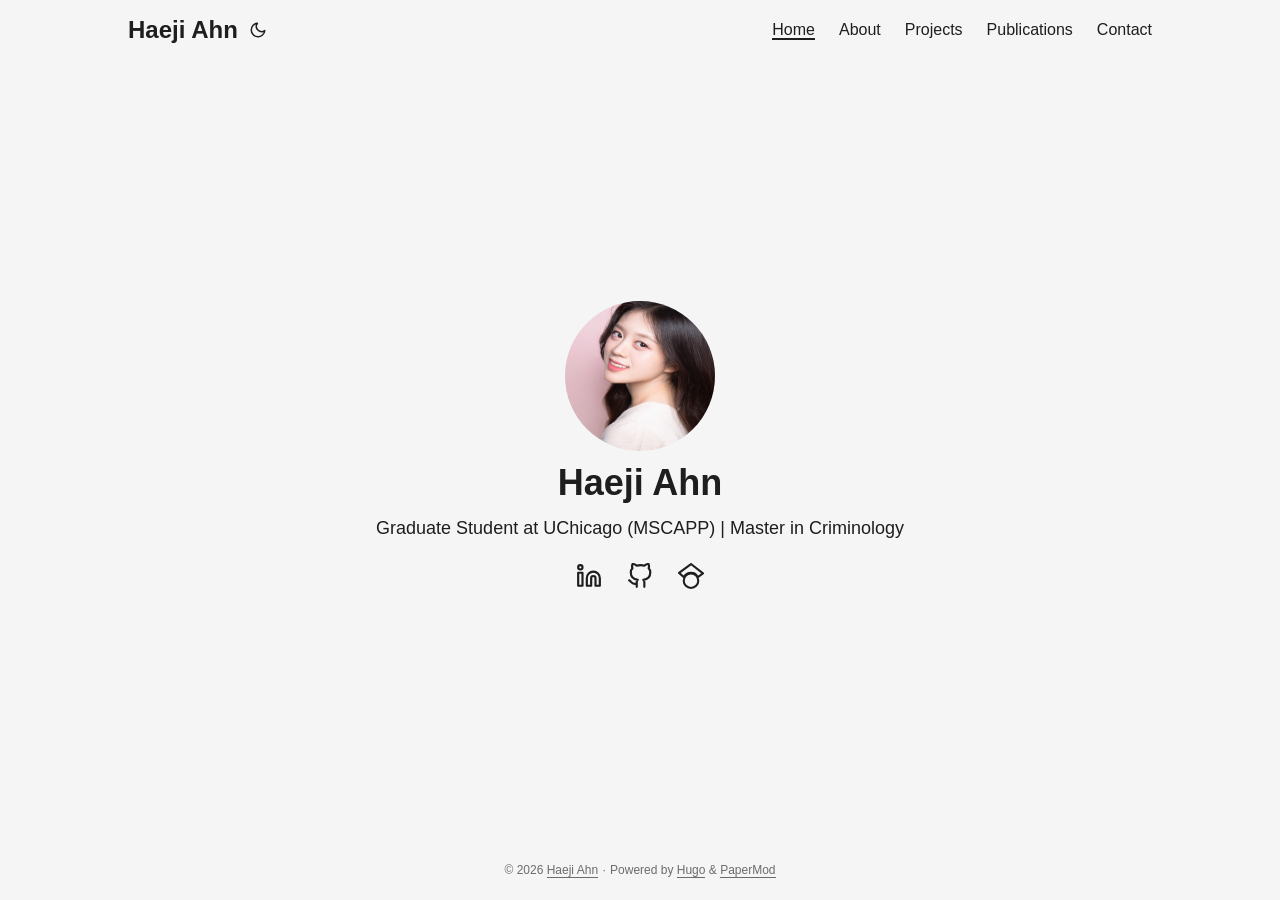
<file: index.html>
<!DOCTYPE html>
<html lang="en" dir="auto" data-theme="auto">

<head>
	<meta name="generator" content="Hugo 0.157.0"><meta charset="utf-8">
<meta http-equiv="X-UA-Compatible" content="IE=edge">
<meta name="viewport" content="width=device-width, initial-scale=1, shrink-to-fit=no">
<meta name="robots" content="index, follow">
<title>Haeji Ahn</title>

<meta name="description" content="Graduate Student at UChicago (MSCAPP) | Master in Criminology">
<meta name="author" content="Haeji Ahn">
<link rel="canonical" href="https://ahaeji925.github.io/">
<link crossorigin="anonymous" href="/assets/css/stylesheet.aa226244e458c38bd72b3a7488647a0bc6bc22e32a17c0190eeffc9864e9c6c0.css" integrity="sha256-qiJiRORYw4vXKzp0iGR6C8a8IuMqF8AZDu/8mGTpxsA=" rel="preload stylesheet" as="style">
<link rel="icon" href="https://ahaeji925.github.io/favicon.ico">
<link rel="icon" type="image/png" sizes="16x16" href="https://ahaeji925.github.io/favicon-16x16.png">
<link rel="icon" type="image/png" sizes="32x32" href="https://ahaeji925.github.io/favicon-32x32.png">
<link rel="apple-touch-icon" href="https://ahaeji925.github.io/apple-touch-icon.png">
<link rel="mask-icon" href="https://ahaeji925.github.io/safari-pinned-tab.svg">
<meta name="theme-color" content="#2e2e33">
<meta name="msapplication-TileColor" content="#2e2e33">
<link rel="alternate" type="application/rss+xml" href="https://ahaeji925.github.io/index.xml" title="rss">
<link rel="alternate" hreflang="en" href="https://ahaeji925.github.io/">
<noscript>
    <style>
        #theme-toggle,
        .top-link {
            display: none;
        }

    </style>
    <style>
        @media (prefers-color-scheme: dark) {
            :root {
                --theme: rgb(29, 30, 32);
                --entry: rgb(46, 46, 51);
                --primary: rgb(218, 218, 219);
                --secondary: rgb(155, 156, 157);
                --tertiary: rgb(65, 66, 68);
                --content: rgb(196, 196, 197);
                --code-block-bg: rgb(46, 46, 51);
                --code-bg: rgb(55, 56, 62);
                --border: rgb(51, 51, 51);
                color-scheme: dark;
            }

            .list {
                background: var(--theme);
            }

            .toc {
                background: var(--entry);
            }
        }

        @media (prefers-color-scheme: light) {
            .list::-webkit-scrollbar-thumb {
                border-color: var(--code-bg);
            }
        }

    </style>
</noscript>
<script>
    if (localStorage.getItem("pref-theme") === "dark") {
        document.querySelector("html").dataset.theme = 'dark';
    } else if (localStorage.getItem("pref-theme") === "light") {
       document.querySelector("html").dataset.theme = 'light';
    } else if (window.matchMedia('(prefers-color-scheme: dark)').matches) {
        document.querySelector("html").dataset.theme = 'dark';
    } else {
        document.querySelector("html").dataset.theme = 'light';
    }

</script><meta property="og:url" content="https://ahaeji925.github.io/">
  <meta property="og:site_name" content="Haeji Ahn">
  <meta property="og:title" content="Haeji Ahn">
  <meta property="og:description" content="Graduate Student at UChicago (MSCAPP) | Master in Criminology">
  <meta property="og:locale" content="en-us">
  <meta property="og:type" content="website">
<meta name="twitter:card" content="summary">
<meta name="twitter:title" content="Haeji Ahn">
<meta name="twitter:description" content="Graduate Student at UChicago (MSCAPP) | Master in Criminology">

<script type="application/ld+json">
{
  "@context": "https://schema.org",
  "@type": "Organization",
  "name": "Haeji Ahn",
  "url": "https://ahaeji925.github.io/",
  "description": "Graduate Student at UChicago (MSCAPP) | Master in Criminology",
  "logo": "https://ahaeji925.github.io/favicon.ico",
  "sameAs": [
      "https://www.linkedin.com/in/haeji-ahn", "https://github.com/ahaeji925", "https://scholar.google.com/citations?user=ahaeji925"
  ]
}
</script>
</head>
<body class="list" id="top">
    <header class="header">
    <nav class="nav">
        <div class="logo">
            <a href="https://ahaeji925.github.io/" accesskey="h" title="Haeji Ahn (Alt + H)">Haeji Ahn</a>
            <div class="logo-switches">
                <button id="theme-toggle" accesskey="t" title="(Alt + T)" aria-label="Toggle theme">
                    <svg id="moon" xmlns="http://www.w3.org/2000/svg" width="24" height="18" viewBox="0 0 24 24"
                        fill="none" stroke="currentColor" stroke-width="2" stroke-linecap="round"
                        stroke-linejoin="round">
                        <path d="M21 12.79A9 9 0 1 1 11.21 3 7 7 0 0 0 21 12.79z"></path>
                    </svg>
                    <svg id="sun" xmlns="http://www.w3.org/2000/svg" width="24" height="18" viewBox="0 0 24 24"
                        fill="none" stroke="currentColor" stroke-width="2" stroke-linecap="round"
                        stroke-linejoin="round">
                        <circle cx="12" cy="12" r="5"></circle>
                        <line x1="12" y1="1" x2="12" y2="3"></line>
                        <line x1="12" y1="21" x2="12" y2="23"></line>
                        <line x1="4.22" y1="4.22" x2="5.64" y2="5.64"></line>
                        <line x1="18.36" y1="18.36" x2="19.78" y2="19.78"></line>
                        <line x1="1" y1="12" x2="3" y2="12"></line>
                        <line x1="21" y1="12" x2="23" y2="12"></line>
                        <line x1="4.22" y1="19.78" x2="5.64" y2="18.36"></line>
                        <line x1="18.36" y1="5.64" x2="19.78" y2="4.22"></line>
                    </svg>
                </button>
            </div>
        </div>
        <ul id="menu">
            <li>
                <a href="https://ahaeji925.github.io/" title="Home">
                    <span class="active">Home</span>
                </a>
            </li>
            <li>
                <a href="https://ahaeji925.github.io/about/" title="About">
                    <span>About</span>
                </a>
            </li>
            <li>
                <a href="https://ahaeji925.github.io/projects/" title="Projects">
                    <span>Projects</span>
                </a>
            </li>
            <li>
                <a href="https://ahaeji925.github.io/publications/" title="Publications">
                    <span>Publications</span>
                </a>
            </li>
            <li>
                <a href="https://ahaeji925.github.io/contact/" title="Contact">
                    <span>Contact</span>
                </a>
            </li>
        </ul>
    </nav>
</header>
<main class="main"><div class="profile">
    <div class="profile_inner">
        <img draggable="false" src="https://ahaeji925.github.io/profile.JPG" alt="profile image" title=""
            height="150" width="150" />
        <h1>Haeji Ahn</h1>
        <span>Graduate Student at UChicago (MSCAPP) | Master in Criminology</span><div class="social-icons" >
    <a href="https://www.linkedin.com/in/haeji-ahn" target="_blank" rel="noopener noreferrer me"
        title="Linkedin">
        <svg xmlns="http://www.w3.org/2000/svg" viewBox="0 0 24 24" fill="none" stroke="currentColor" stroke-width="2"
    stroke-linecap="round" stroke-linejoin="round">
    <path d="M16 8a6 6 0 0 1 6 6v7h-4v-7a2 2 0 0 0-2-2 2 2 0 0 0-2 2v7h-4v-7a6 6 0 0 1 6-6z"></path>
    <rect x="2" y="9" width="4" height="12"></rect>
    <circle cx="4" cy="4" r="2"></circle>
</svg>
    </a>
    <a href="https://github.com/ahaeji925" target="_blank" rel="noopener noreferrer me"
        title="Github">
        <svg xmlns="http://www.w3.org/2000/svg" viewBox="0 0 24 24" fill="none" stroke="currentColor" stroke-width="2"
    stroke-linecap="round" stroke-linejoin="round">
    <path
        d="M9 19c-5 1.5-5-2.5-7-3m14 6v-3.87a3.37 3.37 0 0 0-.94-2.61c3.14-.35 6.44-1.54 6.44-7A5.44 5.44 0 0 0 20 4.77 5.07 5.07 0 0 0 19.91 1S18.73.65 16 2.48a13.38 13.38 0 0 0-7 0C6.27.65 5.09 1 5.09 1A5.07 5.07 0 0 0 5 4.77a5.44 5.44 0 0 0-1.5 3.78c0 5.42 3.3 6.61 6.44 7A3.37 3.37 0 0 0 9 18.13V22">
    </path>
</svg>
    </a>
    <a href="https://scholar.google.com/citations?user=ahaeji925" target="_blank" rel="noopener noreferrer me"
        title="Googlescholar">
        <svg xmlns="http://www.w3.org/2000/svg" viewBox="0 0 24 25" fill="none" stroke="currentColor" stroke-width="2"
    stroke-linecap="round" stroke-linejoin="round">
    <path
        d="M5.242 13.769L0.5 9.5 12 1l11.5 9-5.242 3.769C17.548 11.249 14.978 9.5 12 9.5c-2.977 0-5.548 1.748-6.758 4.269zM12 10a7 7 0 1 0 0 14 7 7 0 0 0 0-14z" />
</svg>
    </a>
</div>

    </div>
</div>

    </main>
    
<footer class="footer">
        <span>&copy; 2026 <a href="https://ahaeji925.github.io/">Haeji Ahn</a></span> · 

    <span>
        Powered by
        <a href="https://gohugo.io/" rel="noopener noreferrer" target="_blank">Hugo</a> &
        <a href="https://github.com/adityatelange/hugo-PaperMod/" rel="noopener" target="_blank">PaperMod</a>
    </span>
</footer>
<a href="#top" aria-label="go to top" title="Go to Top (Alt + G)" class="top-link" id="top-link" accesskey="g">
    <svg xmlns="http://www.w3.org/2000/svg" viewBox="0 0 12 6" fill="currentColor">
        <path d="M12 6H0l6-6z" />
    </svg>
</a>

<script>
    let menu = document.getElementById('menu');
    if (menu) {
        
        const scrollPosition = localStorage.getItem("menu-scroll-position");
        if (scrollPosition) {
            menu.scrollLeft = parseInt(scrollPosition, 10);
        }
        
        menu.onscroll = function () {
            localStorage.setItem("menu-scroll-position", menu.scrollLeft);
        }
    }

    document.querySelectorAll('a[href^="#"]').forEach(anchor => {
        anchor.addEventListener("click", function (e) {
            e.preventDefault();
            var id = this.getAttribute("href").substr(1);
            if (!window.matchMedia('(prefers-reduced-motion: reduce)').matches) {
                document.querySelector(`[id='${decodeURIComponent(id)}']`).scrollIntoView({
                    behavior: "smooth"
                });
            } else {
                document.querySelector(`[id='${decodeURIComponent(id)}']`).scrollIntoView();
            }
            if (id === "top") {
                history.replaceState(null, null, " ");
            } else {
                history.pushState(null, null, `#${id}`);
            }
        });
    });

</script>
<script>
    var mybutton = document.getElementById("top-link");
    window.onscroll = function () {
        if (document.body.scrollTop > 800 || document.documentElement.scrollTop > 800) {
            mybutton.style.visibility = "visible";
            mybutton.style.opacity = "1";
        } else {
            mybutton.style.visibility = "hidden";
            mybutton.style.opacity = "0";
        }
    };

</script>
<script>
    document.getElementById("theme-toggle").addEventListener("click", () => {
        const html = document.querySelector("html");
        if (html.dataset.theme === "dark") {
            html.dataset.theme = 'light';
            localStorage.setItem("pref-theme", 'light');
        } else {
            html.dataset.theme = 'dark';
            localStorage.setItem("pref-theme", 'dark');
        }
    })

</script>
</body>

</html>
</file>
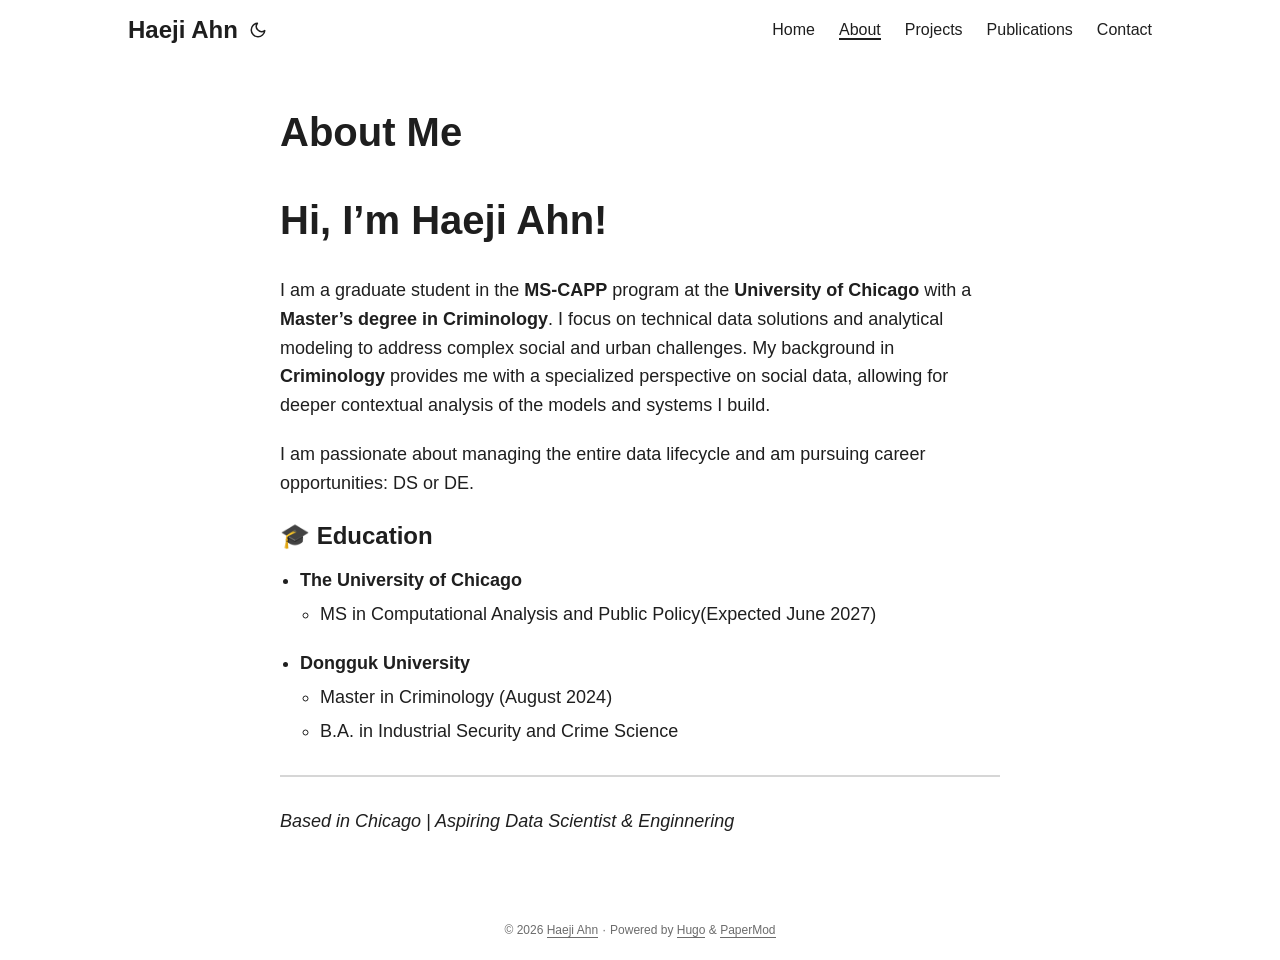
<file: about/index.html>
<!DOCTYPE html>
<html lang="en" dir="auto" data-theme="auto">

<head><meta charset="utf-8">
<meta http-equiv="X-UA-Compatible" content="IE=edge">
<meta name="viewport" content="width=device-width, initial-scale=1, shrink-to-fit=no">
<meta name="robots" content="index, follow">
<title>About Me | Haeji Ahn</title>
<meta name="keywords" content="">
<meta name="description" content="Hi, I&rsquo;m Haeji Ahn!
I am a graduate student in the MS-CAPP program at the University of Chicago with a Master’s degree in Criminology. I focus on technical data solutions and analytical modeling to address complex social and urban challenges. My background in Criminology provides me with a specialized perspective on social data, allowing for deeper contextual analysis of the models and systems I build.
I am passionate about managing the entire data lifecycle and am pursuing career opportunities: DS or DE.">
<meta name="author" content="Haeji Ahn">
<link rel="canonical" href="https://ahaeji925.github.io/about/">
<link crossorigin="anonymous" href="/assets/css/stylesheet.aa226244e458c38bd72b3a7488647a0bc6bc22e32a17c0190eeffc9864e9c6c0.css" integrity="sha256-qiJiRORYw4vXKzp0iGR6C8a8IuMqF8AZDu/8mGTpxsA=" rel="preload stylesheet" as="style">
<link rel="icon" href="https://ahaeji925.github.io/favicon.ico">
<link rel="icon" type="image/png" sizes="16x16" href="https://ahaeji925.github.io/favicon-16x16.png">
<link rel="icon" type="image/png" sizes="32x32" href="https://ahaeji925.github.io/favicon-32x32.png">
<link rel="apple-touch-icon" href="https://ahaeji925.github.io/apple-touch-icon.png">
<link rel="mask-icon" href="https://ahaeji925.github.io/safari-pinned-tab.svg">
<meta name="theme-color" content="#2e2e33">
<meta name="msapplication-TileColor" content="#2e2e33">
<link rel="alternate" hreflang="en" href="https://ahaeji925.github.io/about/">
<noscript>
    <style>
        #theme-toggle,
        .top-link {
            display: none;
        }

    </style>
    <style>
        @media (prefers-color-scheme: dark) {
            :root {
                --theme: rgb(29, 30, 32);
                --entry: rgb(46, 46, 51);
                --primary: rgb(218, 218, 219);
                --secondary: rgb(155, 156, 157);
                --tertiary: rgb(65, 66, 68);
                --content: rgb(196, 196, 197);
                --code-block-bg: rgb(46, 46, 51);
                --code-bg: rgb(55, 56, 62);
                --border: rgb(51, 51, 51);
                color-scheme: dark;
            }

            .list {
                background: var(--theme);
            }

            .toc {
                background: var(--entry);
            }
        }

        @media (prefers-color-scheme: light) {
            .list::-webkit-scrollbar-thumb {
                border-color: var(--code-bg);
            }
        }

    </style>
</noscript>
<script>
    if (localStorage.getItem("pref-theme") === "dark") {
        document.querySelector("html").dataset.theme = 'dark';
    } else if (localStorage.getItem("pref-theme") === "light") {
       document.querySelector("html").dataset.theme = 'light';
    } else if (window.matchMedia('(prefers-color-scheme: dark)').matches) {
        document.querySelector("html").dataset.theme = 'dark';
    } else {
        document.querySelector("html").dataset.theme = 'light';
    }

</script><meta property="og:url" content="https://ahaeji925.github.io/about/">
  <meta property="og:site_name" content="Haeji Ahn">
  <meta property="og:title" content="About Me">
  <meta property="og:description" content="Hi, I’m Haeji Ahn! I am a graduate student in the MS-CAPP program at the University of Chicago with a Master’s degree in Criminology. I focus on technical data solutions and analytical modeling to address complex social and urban challenges. My background in Criminology provides me with a specialized perspective on social data, allowing for deeper contextual analysis of the models and systems I build.
I am passionate about managing the entire data lifecycle and am pursuing career opportunities: DS or DE.">
  <meta property="og:locale" content="en-us">
  <meta property="og:type" content="article">
    <meta property="article:published_time" content="2026-03-05T00:00:00+00:00">
    <meta property="article:modified_time" content="2026-03-05T00:00:00+00:00">
<meta name="twitter:card" content="summary">
<meta name="twitter:title" content="About Me">
<meta name="twitter:description" content="Hi, I&rsquo;m Haeji Ahn!
I am a graduate student in the MS-CAPP program at the University of Chicago with a Master’s degree in Criminology. I focus on technical data solutions and analytical modeling to address complex social and urban challenges. My background in Criminology provides me with a specialized perspective on social data, allowing for deeper contextual analysis of the models and systems I build.
I am passionate about managing the entire data lifecycle and am pursuing career opportunities: DS or DE.">


<script type="application/ld+json">
{
  "@context": "https://schema.org",
  "@type": "BreadcrumbList",
  "itemListElement": [
    {
      "@type": "ListItem",
      "position":  1 ,
      "name": "About Me",
      "item": "https://ahaeji925.github.io/about/"
    }
  ]
}
</script>
<script type="application/ld+json">
{
  "@context": "https://schema.org",
  "@type": "BlogPosting",
  "headline": "About Me",
  "name": "About Me",
  "description": "Hi, I\u0026rsquo;m Haeji Ahn! I am a graduate student in the MS-CAPP program at the University of Chicago with a Master’s degree in Criminology. I focus on technical data solutions and analytical modeling to address complex social and urban challenges. My background in Criminology provides me with a specialized perspective on social data, allowing for deeper contextual analysis of the models and systems I build.\nI am passionate about managing the entire data lifecycle and am pursuing career opportunities: DS or DE.\n",
  "keywords": [
    
  ],
  "articleBody": "Hi, I’m Haeji Ahn! I am a graduate student in the MS-CAPP program at the University of Chicago with a Master’s degree in Criminology. I focus on technical data solutions and analytical modeling to address complex social and urban challenges. My background in Criminology provides me with a specialized perspective on social data, allowing for deeper contextual analysis of the models and systems I build.\nI am passionate about managing the entire data lifecycle and am pursuing career opportunities: DS or DE.\n🎓 Education The University of Chicago MS in Computational Analysis and Public Policy(Expected June 2027) Dongguk University Master in Criminology (August 2024) B.A. in Industrial Security and Crime Science Based in Chicago | Aspiring Data Scientist \u0026 Enginnering\n",
  "wordCount" : "120",
  "inLanguage": "en",
  "datePublished": "2026-03-05T00:00:00Z",
  "dateModified": "2026-03-05T00:00:00Z",
  "author":{
    "@type": "Person",
    "name": "Haeji Ahn"
  },
  "mainEntityOfPage": {
    "@type": "WebPage",
    "@id": "https://ahaeji925.github.io/about/"
  },
  "publisher": {
    "@type": "Organization",
    "name": "Haeji Ahn",
    "logo": {
      "@type": "ImageObject",
      "url": "https://ahaeji925.github.io/favicon.ico"
    }
  }
}
</script>
</head>
<body id="top">
    <header class="header">
    <nav class="nav">
        <div class="logo">
            <a href="https://ahaeji925.github.io/" accesskey="h" title="Haeji Ahn (Alt + H)">Haeji Ahn</a>
            <div class="logo-switches">
                <button id="theme-toggle" accesskey="t" title="(Alt + T)" aria-label="Toggle theme">
                    <svg id="moon" xmlns="http://www.w3.org/2000/svg" width="24" height="18" viewBox="0 0 24 24"
                        fill="none" stroke="currentColor" stroke-width="2" stroke-linecap="round"
                        stroke-linejoin="round">
                        <path d="M21 12.79A9 9 0 1 1 11.21 3 7 7 0 0 0 21 12.79z"></path>
                    </svg>
                    <svg id="sun" xmlns="http://www.w3.org/2000/svg" width="24" height="18" viewBox="0 0 24 24"
                        fill="none" stroke="currentColor" stroke-width="2" stroke-linecap="round"
                        stroke-linejoin="round">
                        <circle cx="12" cy="12" r="5"></circle>
                        <line x1="12" y1="1" x2="12" y2="3"></line>
                        <line x1="12" y1="21" x2="12" y2="23"></line>
                        <line x1="4.22" y1="4.22" x2="5.64" y2="5.64"></line>
                        <line x1="18.36" y1="18.36" x2="19.78" y2="19.78"></line>
                        <line x1="1" y1="12" x2="3" y2="12"></line>
                        <line x1="21" y1="12" x2="23" y2="12"></line>
                        <line x1="4.22" y1="19.78" x2="5.64" y2="18.36"></line>
                        <line x1="18.36" y1="5.64" x2="19.78" y2="4.22"></line>
                    </svg>
                </button>
            </div>
        </div>
        <ul id="menu">
            <li>
                <a href="https://ahaeji925.github.io/" title="Home">
                    <span>Home</span>
                </a>
            </li>
            <li>
                <a href="https://ahaeji925.github.io/about/" title="About">
                    <span class="active">About</span>
                </a>
            </li>
            <li>
                <a href="https://ahaeji925.github.io/projects/" title="Projects">
                    <span>Projects</span>
                </a>
            </li>
            <li>
                <a href="https://ahaeji925.github.io/publications/" title="Publications">
                    <span>Publications</span>
                </a>
            </li>
            <li>
                <a href="https://ahaeji925.github.io/contact/" title="Contact">
                    <span>Contact</span>
                </a>
            </li>
        </ul>
    </nav>
</header>
<main class="main">

<article class="post-single">
  <header class="post-header">
    
    <h1 class="post-title entry-hint-parent">
      About Me
    </h1>
  </header> 
  <div class="post-content"><h1 id="hi-im-haeji-ahn">Hi, I&rsquo;m Haeji Ahn!<a hidden class="anchor" aria-hidden="true" href="#hi-im-haeji-ahn">#</a></h1>
<p>I am a graduate student in the <strong>MS-CAPP</strong> program at the <strong>University of Chicago</strong> with a <strong>Master’s degree in Criminology</strong>. I focus on technical data solutions and analytical modeling to address complex social and urban challenges. My background in <strong>Criminology</strong> provides me with a specialized perspective on social data, allowing for deeper contextual analysis of the models and systems I build.</p>
<p>I am passionate about managing the entire data lifecycle and am pursuing career opportunities: DS or DE.</p>
<h3 id="-education">🎓 Education<a hidden class="anchor" aria-hidden="true" href="#-education">#</a></h3>
<ul>
<li><strong>The University of Chicago</strong>
<ul>
<li>MS in Computational Analysis and Public Policy(Expected June 2027)</li>
</ul>
</li>
<li><strong>Dongguk University</strong>
<ul>
<li>Master in Criminology (August 2024)</li>
<li>B.A. in Industrial Security and Crime Science</li>
</ul>
</li>
</ul>
<hr>
<p><em>Based in Chicago | Aspiring Data Scientist &amp; Enginnering</em></p>


  </div>

  <footer class="post-footer">
    <ul class="post-tags">
    </ul>

<ul class="share-buttons">
    <li>
        <a target="_blank" rel="noopener noreferrer" aria-label="share About Me on x"
            href="https://x.com/intent/tweet/?text=About%20Me&amp;url=https%3a%2f%2fahaeji925.github.io%2fabout%2f&amp;hashtags=">
            <svg version="1.1" viewBox="0 0 512 512" xml:space="preserve" height="30px" width="30px" fill="currentColor">
                <path
                    d="M512 62.554 L 512 449.446 C 512 483.97 483.97 512 449.446 512 L 62.554 512 C 28.03 512 0 483.97 0 449.446 L 0 62.554 C 0 28.03 28.029 0 62.554 0 L 449.446 0 C 483.971 0 512 28.03 512 62.554 Z M 269.951 190.75 L 182.567 75.216 L 56 75.216 L 207.216 272.95 L 63.9 436.783 L 125.266 436.783 L 235.9 310.383 L 332.567 436.783 L 456 436.783 L 298.367 228.367 L 432.367 75.216 L 371.033 75.216 Z M 127.633 110 L 164.101 110 L 383.481 400.065 L 349.5 400.065 Z" />
            </svg>
        </a>
    </li>
    <li>
        <a target="_blank" rel="noopener noreferrer" aria-label="share About Me on linkedin"
            href="https://www.linkedin.com/shareArticle?mini=true&amp;url=https%3a%2f%2fahaeji925.github.io%2fabout%2f&amp;title=About%20Me&amp;summary=About%20Me&amp;source=https%3a%2f%2fahaeji925.github.io%2fabout%2f">
            <svg version="1.1" viewBox="0 0 512 512" xml:space="preserve" height="30px" width="30px" fill="currentColor">
                <path
                    d="M449.446,0c34.525,0 62.554,28.03 62.554,62.554l0,386.892c0,34.524 -28.03,62.554 -62.554,62.554l-386.892,0c-34.524,0 -62.554,-28.03 -62.554,-62.554l0,-386.892c0,-34.524 28.029,-62.554 62.554,-62.554l386.892,0Zm-288.985,423.278l0,-225.717l-75.04,0l0,225.717l75.04,0Zm270.539,0l0,-129.439c0,-69.333 -37.018,-101.586 -86.381,-101.586c-39.804,0 -57.634,21.891 -67.617,37.266l0,-31.958l-75.021,0c0.995,21.181 0,225.717 0,225.717l75.02,0l0,-126.056c0,-6.748 0.486,-13.492 2.474,-18.315c5.414,-13.475 17.767,-27.434 38.494,-27.434c27.135,0 38.007,20.707 38.007,51.037l0,120.768l75.024,0Zm-307.552,-334.556c-25.674,0 -42.448,16.879 -42.448,39.002c0,21.658 16.264,39.002 41.455,39.002l0.484,0c26.165,0 42.452,-17.344 42.452,-39.002c-0.485,-22.092 -16.241,-38.954 -41.943,-39.002Z" />
            </svg>
        </a>
    </li>
    <li>
        <a target="_blank" rel="noopener noreferrer" aria-label="share About Me on reddit"
            href="https://reddit.com/submit?url=https%3a%2f%2fahaeji925.github.io%2fabout%2f&title=About%20Me">
            <svg version="1.1" viewBox="0 0 512 512" xml:space="preserve" height="30px" width="30px" fill="currentColor">
                <path
                    d="M449.446,0c34.525,0 62.554,28.03 62.554,62.554l0,386.892c0,34.524 -28.03,62.554 -62.554,62.554l-386.892,0c-34.524,0 -62.554,-28.03 -62.554,-62.554l0,-386.892c0,-34.524 28.029,-62.554 62.554,-62.554l386.892,0Zm-3.446,265.638c0,-22.964 -18.616,-41.58 -41.58,-41.58c-11.211,0 -21.361,4.457 -28.841,11.666c-28.424,-20.508 -67.586,-33.757 -111.204,-35.278l18.941,-89.121l61.884,13.157c0.756,15.734 13.642,28.29 29.56,28.29c16.407,0 29.706,-13.299 29.706,-29.701c0,-16.403 -13.299,-29.702 -29.706,-29.702c-11.666,0 -21.657,6.792 -26.515,16.578l-69.105,-14.69c-1.922,-0.418 -3.939,-0.042 -5.585,1.036c-1.658,1.073 -2.811,2.761 -3.224,4.686l-21.152,99.438c-44.258,1.228 -84.046,14.494 -112.837,35.232c-7.468,-7.164 -17.589,-11.591 -28.757,-11.591c-22.965,0 -41.585,18.616 -41.585,41.58c0,16.896 10.095,31.41 24.568,37.918c-0.639,4.135 -0.99,8.328 -0.99,12.576c0,63.977 74.469,115.836 166.33,115.836c91.861,0 166.334,-51.859 166.334,-115.836c0,-4.218 -0.347,-8.387 -0.977,-12.493c14.564,-6.47 24.735,-21.034 24.735,-38.001Zm-119.474,108.193c-20.27,20.241 -59.115,21.816 -70.534,21.816c-11.428,0 -50.277,-1.575 -70.522,-21.82c-3.007,-3.008 -3.007,-7.882 0,-10.889c3.003,-2.999 7.882,-3.003 10.885,0c12.777,12.781 40.11,17.317 59.637,17.317c19.522,0 46.86,-4.536 59.657,-17.321c3.016,-2.999 7.886,-2.995 10.885,0.008c3.008,3.011 3.003,7.882 -0.008,10.889Zm-5.23,-48.781c-16.373,0 -29.701,-13.324 -29.701,-29.698c0,-16.381 13.328,-29.714 29.701,-29.714c16.378,0 29.706,13.333 29.706,29.714c0,16.374 -13.328,29.698 -29.706,29.698Zm-160.386,-29.702c0,-16.381 13.328,-29.71 29.714,-29.71c16.369,0 29.689,13.329 29.689,29.71c0,16.373 -13.32,29.693 -29.689,29.693c-16.386,0 -29.714,-13.32 -29.714,-29.693Z" />
            </svg>
        </a>
    </li>
    <li>
        <a target="_blank" rel="noopener noreferrer" aria-label="share About Me on facebook"
            href="https://facebook.com/sharer/sharer.php?u=https%3a%2f%2fahaeji925.github.io%2fabout%2f">
            <svg version="1.1" viewBox="0 0 512 512" xml:space="preserve" height="30px" width="30px" fill="currentColor">
                <path
                    d="M449.446,0c34.525,0 62.554,28.03 62.554,62.554l0,386.892c0,34.524 -28.03,62.554 -62.554,62.554l-106.468,0l0,-192.915l66.6,0l12.672,-82.621l-79.272,0l0,-53.617c0,-22.603 11.073,-44.636 46.58,-44.636l36.042,0l0,-70.34c0,0 -32.71,-5.582 -63.982,-5.582c-65.288,0 -107.96,39.569 -107.96,111.204l0,62.971l-72.573,0l0,82.621l72.573,0l0,192.915l-191.104,0c-34.524,0 -62.554,-28.03 -62.554,-62.554l0,-386.892c0,-34.524 28.029,-62.554 62.554,-62.554l386.892,0Z" />
            </svg>
        </a>
    </li>
    <li>
        <a target="_blank" rel="noopener noreferrer" aria-label="share About Me on whatsapp"
            href="https://api.whatsapp.com/send?text=About%20Me%20-%20https%3a%2f%2fahaeji925.github.io%2fabout%2f">
            <svg version="1.1" viewBox="0 0 512 512" xml:space="preserve" height="30px" width="30px" fill="currentColor">
                <path
                    d="M449.446,0c34.525,0 62.554,28.03 62.554,62.554l0,386.892c0,34.524 -28.03,62.554 -62.554,62.554l-386.892,0c-34.524,0 -62.554,-28.03 -62.554,-62.554l0,-386.892c0,-34.524 28.029,-62.554 62.554,-62.554l386.892,0Zm-58.673,127.703c-33.842,-33.881 -78.847,-52.548 -126.798,-52.568c-98.799,0 -179.21,80.405 -179.249,179.234c-0.013,31.593 8.241,62.428 23.927,89.612l-25.429,92.884l95.021,-24.925c26.181,14.28 55.659,21.807 85.658,21.816l0.074,0c98.789,0 179.206,-80.413 179.247,-179.243c0.018,-47.895 -18.61,-92.93 -52.451,-126.81Zm-126.797,275.782l-0.06,0c-26.734,-0.01 -52.954,-7.193 -75.828,-20.767l-5.441,-3.229l-56.386,14.792l15.05,-54.977l-3.542,-5.637c-14.913,-23.72 -22.791,-51.136 -22.779,-79.287c0.033,-82.142 66.867,-148.971 149.046,-148.971c39.793,0.014 77.199,15.531 105.329,43.692c28.128,28.16 43.609,65.592 43.594,105.4c-0.034,82.149 -66.866,148.983 -148.983,148.984Zm81.721,-111.581c-4.479,-2.242 -26.499,-13.075 -30.604,-14.571c-4.105,-1.495 -7.091,-2.241 -10.077,2.241c-2.986,4.483 -11.569,14.572 -14.182,17.562c-2.612,2.988 -5.225,3.364 -9.703,1.12c-4.479,-2.241 -18.91,-6.97 -36.017,-22.23c-13.314,-11.876 -22.304,-26.542 -24.916,-31.026c-2.612,-4.484 -0.279,-6.908 1.963,-9.14c2.016,-2.007 4.48,-5.232 6.719,-7.847c2.24,-2.615 2.986,-4.484 4.479,-7.472c1.493,-2.99 0.747,-5.604 -0.374,-7.846c-1.119,-2.241 -10.077,-24.288 -13.809,-33.256c-3.635,-8.733 -7.327,-7.55 -10.077,-7.688c-2.609,-0.13 -5.598,-0.158 -8.583,-0.158c-2.986,0 -7.839,1.121 -11.944,5.604c-4.105,4.484 -15.675,15.32 -15.675,37.364c0,22.046 16.048,43.342 18.287,46.332c2.24,2.99 31.582,48.227 76.511,67.627c10.685,4.615 19.028,7.371 25.533,9.434c10.728,3.41 20.492,2.929 28.209,1.775c8.605,-1.285 26.499,-10.833 30.231,-21.295c3.732,-10.464 3.732,-19.431 2.612,-21.298c-1.119,-1.869 -4.105,-2.99 -8.583,-5.232Z" />
            </svg>
        </a>
    </li>
    <li>
        <a target="_blank" rel="noopener noreferrer" aria-label="share About Me on telegram"
            href="https://telegram.me/share/url?text=About%20Me&amp;url=https%3a%2f%2fahaeji925.github.io%2fabout%2f">
            <svg version="1.1" xml:space="preserve" viewBox="2 2 28 28" height="30px" width="30px" fill="currentColor">
                <path
                    d="M26.49,29.86H5.5a3.37,3.37,0,0,1-2.47-1,3.35,3.35,0,0,1-1-2.47V5.48A3.36,3.36,0,0,1,3,3,3.37,3.37,0,0,1,5.5,2h21A3.38,3.38,0,0,1,29,3a3.36,3.36,0,0,1,1,2.46V26.37a3.35,3.35,0,0,1-1,2.47A3.38,3.38,0,0,1,26.49,29.86Zm-5.38-6.71a.79.79,0,0,0,.85-.66L24.73,9.24a.55.55,0,0,0-.18-.46.62.62,0,0,0-.41-.17q-.08,0-16.53,6.11a.59.59,0,0,0-.41.59.57.57,0,0,0,.43.52l4,1.24,1.61,4.83a.62.62,0,0,0,.63.43.56.56,0,0,0,.4-.17L16.54,20l4.09,3A.9.9,0,0,0,21.11,23.15ZM13.8,20.71l-1.21-4q8.72-5.55,8.78-5.55c.15,0,.23,0,.23.16a.18.18,0,0,1,0,.06s-2.51,2.3-7.52,6.8Z" />
            </svg>
        </a>
    </li>
    <li>
        <a target="_blank" rel="noopener noreferrer" aria-label="share About Me on ycombinator"
            href="https://news.ycombinator.com/submitlink?t=About%20Me&u=https%3a%2f%2fahaeji925.github.io%2fabout%2f">
            <svg version="1.1" xml:space="preserve" width="30px" height="30px" viewBox="0 0 512 512" fill="currentColor"
                xmlns:inkscape="http://www.inkscape.org/namespaces/inkscape">
                <path
                    d="M449.446 0C483.971 0 512 28.03 512 62.554L512 449.446C512 483.97 483.97 512 449.446 512L62.554 512C28.03 512 0 483.97 0 449.446L0 62.554C0 28.03 28.029 0 62.554 0L449.446 0ZM183.8767 87.9921H121.8427L230.6673 292.4508V424.0079H281.3328V292.4508L390.1575 87.9921H328.1233L256 238.2489z" />
            </svg>
        </a>
    </li>
</ul>

  </footer>
</article>
    </main>
    
<footer class="footer">
        <span>&copy; 2026 <a href="https://ahaeji925.github.io/">Haeji Ahn</a></span> · 

    <span>
        Powered by
        <a href="https://gohugo.io/" rel="noopener noreferrer" target="_blank">Hugo</a> &
        <a href="https://github.com/adityatelange/hugo-PaperMod/" rel="noopener" target="_blank">PaperMod</a>
    </span>
</footer>
<a href="#top" aria-label="go to top" title="Go to Top (Alt + G)" class="top-link" id="top-link" accesskey="g">
    <svg xmlns="http://www.w3.org/2000/svg" viewBox="0 0 12 6" fill="currentColor">
        <path d="M12 6H0l6-6z" />
    </svg>
</a>

<script>
    let menu = document.getElementById('menu');
    if (menu) {
        
        const scrollPosition = localStorage.getItem("menu-scroll-position");
        if (scrollPosition) {
            menu.scrollLeft = parseInt(scrollPosition, 10);
        }
        
        menu.onscroll = function () {
            localStorage.setItem("menu-scroll-position", menu.scrollLeft);
        }
    }

    document.querySelectorAll('a[href^="#"]').forEach(anchor => {
        anchor.addEventListener("click", function (e) {
            e.preventDefault();
            var id = this.getAttribute("href").substr(1);
            if (!window.matchMedia('(prefers-reduced-motion: reduce)').matches) {
                document.querySelector(`[id='${decodeURIComponent(id)}']`).scrollIntoView({
                    behavior: "smooth"
                });
            } else {
                document.querySelector(`[id='${decodeURIComponent(id)}']`).scrollIntoView();
            }
            if (id === "top") {
                history.replaceState(null, null, " ");
            } else {
                history.pushState(null, null, `#${id}`);
            }
        });
    });

</script>
<script>
    var mybutton = document.getElementById("top-link");
    window.onscroll = function () {
        if (document.body.scrollTop > 800 || document.documentElement.scrollTop > 800) {
            mybutton.style.visibility = "visible";
            mybutton.style.opacity = "1";
        } else {
            mybutton.style.visibility = "hidden";
            mybutton.style.opacity = "0";
        }
    };

</script>
<script>
    document.getElementById("theme-toggle").addEventListener("click", () => {
        const html = document.querySelector("html");
        if (html.dataset.theme === "dark") {
            html.dataset.theme = 'light';
            localStorage.setItem("pref-theme", 'light');
        } else {
            html.dataset.theme = 'dark';
            localStorage.setItem("pref-theme", 'dark');
        }
    })

</script>
<script>
    document.querySelectorAll('pre > code').forEach((codeblock) => {
        const container = codeblock.parentNode.parentNode;

        const copybutton = document.createElement('button');
        copybutton.classList.add('copy-code');
        copybutton.innerHTML = 'copy';

        function copyingDone() {
            copybutton.innerHTML = 'copied!';
            setTimeout(() => {
                copybutton.innerHTML = 'copy';
            }, 2000);
        }

        copybutton.addEventListener('click', (cb) => {
            if ('clipboard' in navigator) {
                navigator.clipboard.writeText(codeblock.textContent);
                copyingDone();
                return;
            }

            const range = document.createRange();
            range.selectNodeContents(codeblock);
            const selection = window.getSelection();
            selection.removeAllRanges();
            selection.addRange(range);
            try {
                document.execCommand('copy');
                copyingDone();
            } catch (e) { };
            selection.removeRange(range);
        });

        if (container.classList.contains("highlight")) {
            container.appendChild(copybutton);
        } else if (container.parentNode.firstChild == container) {
            
        } else if (codeblock.parentNode.parentNode.parentNode.parentNode.parentNode.nodeName == "TABLE") {
            
            codeblock.parentNode.parentNode.parentNode.parentNode.parentNode.appendChild(copybutton);
        } else {
            
            codeblock.parentNode.appendChild(copybutton);
        }
    });
</script>
</body>

</html>
</file>
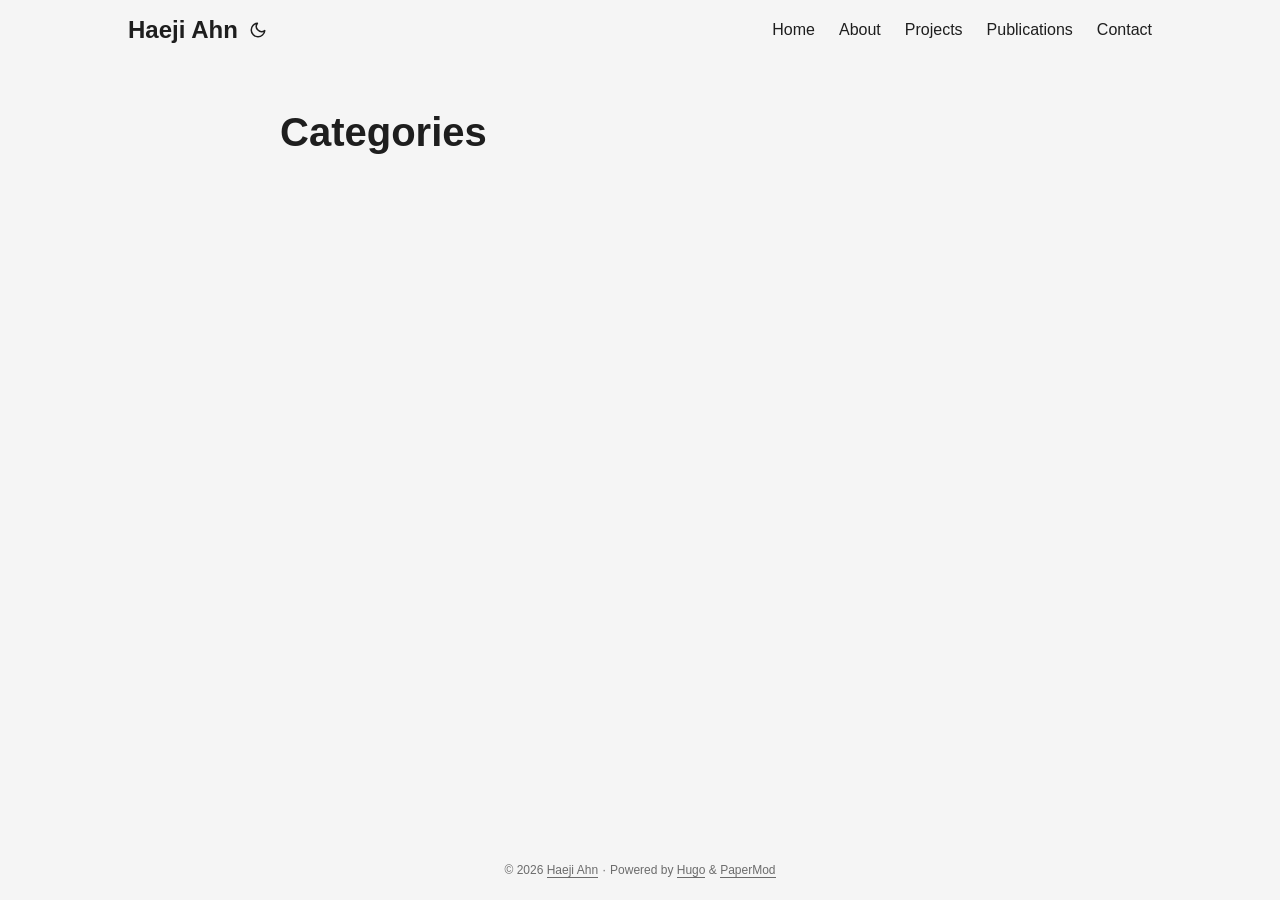
<file: categories/index.html>
<!DOCTYPE html>
<html lang="en" dir="auto" data-theme="auto">

<head><meta charset="utf-8">
<meta http-equiv="X-UA-Compatible" content="IE=edge">
<meta name="viewport" content="width=device-width, initial-scale=1, shrink-to-fit=no">
<meta name="robots" content="index, follow">
<title>Categories | Haeji Ahn</title>
<meta name="keywords" content="">
<meta name="description" content="Graduate Student at UChicago (MSCAPP) | Master in Criminology">
<meta name="author" content="Haeji Ahn">
<link rel="canonical" href="https://ahaeji925.github.io/categories/">
<link crossorigin="anonymous" href="/assets/css/stylesheet.aa226244e458c38bd72b3a7488647a0bc6bc22e32a17c0190eeffc9864e9c6c0.css" integrity="sha256-qiJiRORYw4vXKzp0iGR6C8a8IuMqF8AZDu/8mGTpxsA=" rel="preload stylesheet" as="style">
<link rel="icon" href="https://ahaeji925.github.io/favicon.ico">
<link rel="icon" type="image/png" sizes="16x16" href="https://ahaeji925.github.io/favicon-16x16.png">
<link rel="icon" type="image/png" sizes="32x32" href="https://ahaeji925.github.io/favicon-32x32.png">
<link rel="apple-touch-icon" href="https://ahaeji925.github.io/apple-touch-icon.png">
<link rel="mask-icon" href="https://ahaeji925.github.io/safari-pinned-tab.svg">
<meta name="theme-color" content="#2e2e33">
<meta name="msapplication-TileColor" content="#2e2e33">
<link rel="alternate" type="application/rss+xml" href="https://ahaeji925.github.io/categories/index.xml" title="rss">
<link rel="alternate" hreflang="en" href="https://ahaeji925.github.io/categories/">
<noscript>
    <style>
        #theme-toggle,
        .top-link {
            display: none;
        }

    </style>
    <style>
        @media (prefers-color-scheme: dark) {
            :root {
                --theme: rgb(29, 30, 32);
                --entry: rgb(46, 46, 51);
                --primary: rgb(218, 218, 219);
                --secondary: rgb(155, 156, 157);
                --tertiary: rgb(65, 66, 68);
                --content: rgb(196, 196, 197);
                --code-block-bg: rgb(46, 46, 51);
                --code-bg: rgb(55, 56, 62);
                --border: rgb(51, 51, 51);
                color-scheme: dark;
            }

            .list {
                background: var(--theme);
            }

            .toc {
                background: var(--entry);
            }
        }

        @media (prefers-color-scheme: light) {
            .list::-webkit-scrollbar-thumb {
                border-color: var(--code-bg);
            }
        }

    </style>
</noscript>
<script>
    if (localStorage.getItem("pref-theme") === "dark") {
        document.querySelector("html").dataset.theme = 'dark';
    } else if (localStorage.getItem("pref-theme") === "light") {
       document.querySelector("html").dataset.theme = 'light';
    } else if (window.matchMedia('(prefers-color-scheme: dark)').matches) {
        document.querySelector("html").dataset.theme = 'dark';
    } else {
        document.querySelector("html").dataset.theme = 'light';
    }

</script><meta property="og:url" content="https://ahaeji925.github.io/categories/">
  <meta property="og:site_name" content="Haeji Ahn">
  <meta property="og:title" content="Categories">
  <meta property="og:description" content="Graduate Student at UChicago (MSCAPP) | Master in Criminology">
  <meta property="og:locale" content="en-us">
  <meta property="og:type" content="website">
<meta name="twitter:card" content="summary">
<meta name="twitter:title" content="Categories">
<meta name="twitter:description" content="Graduate Student at UChicago (MSCAPP) | Master in Criminology">

</head>
<body class="list" id="top">
    <header class="header">
    <nav class="nav">
        <div class="logo">
            <a href="https://ahaeji925.github.io/" accesskey="h" title="Haeji Ahn (Alt + H)">Haeji Ahn</a>
            <div class="logo-switches">
                <button id="theme-toggle" accesskey="t" title="(Alt + T)" aria-label="Toggle theme">
                    <svg id="moon" xmlns="http://www.w3.org/2000/svg" width="24" height="18" viewBox="0 0 24 24"
                        fill="none" stroke="currentColor" stroke-width="2" stroke-linecap="round"
                        stroke-linejoin="round">
                        <path d="M21 12.79A9 9 0 1 1 11.21 3 7 7 0 0 0 21 12.79z"></path>
                    </svg>
                    <svg id="sun" xmlns="http://www.w3.org/2000/svg" width="24" height="18" viewBox="0 0 24 24"
                        fill="none" stroke="currentColor" stroke-width="2" stroke-linecap="round"
                        stroke-linejoin="round">
                        <circle cx="12" cy="12" r="5"></circle>
                        <line x1="12" y1="1" x2="12" y2="3"></line>
                        <line x1="12" y1="21" x2="12" y2="23"></line>
                        <line x1="4.22" y1="4.22" x2="5.64" y2="5.64"></line>
                        <line x1="18.36" y1="18.36" x2="19.78" y2="19.78"></line>
                        <line x1="1" y1="12" x2="3" y2="12"></line>
                        <line x1="21" y1="12" x2="23" y2="12"></line>
                        <line x1="4.22" y1="19.78" x2="5.64" y2="18.36"></line>
                        <line x1="18.36" y1="5.64" x2="19.78" y2="4.22"></line>
                    </svg>
                </button>
            </div>
        </div>
        <ul id="menu">
            <li>
                <a href="https://ahaeji925.github.io/" title="Home">
                    <span>Home</span>
                </a>
            </li>
            <li>
                <a href="https://ahaeji925.github.io/about/" title="About">
                    <span>About</span>
                </a>
            </li>
            <li>
                <a href="https://ahaeji925.github.io/projects/" title="Projects">
                    <span>Projects</span>
                </a>
            </li>
            <li>
                <a href="https://ahaeji925.github.io/publications/" title="Publications">
                    <span>Publications</span>
                </a>
            </li>
            <li>
                <a href="https://ahaeji925.github.io/contact/" title="Contact">
                    <span>Contact</span>
                </a>
            </li>
        </ul>
    </nav>
</header>
<main class="main">
<header class="page-header">
    <h1>Categories</h1>
</header>

<ul class="terms-tags">
</ul>
    </main>
    
<footer class="footer">
        <span>&copy; 2026 <a href="https://ahaeji925.github.io/">Haeji Ahn</a></span> · 

    <span>
        Powered by
        <a href="https://gohugo.io/" rel="noopener noreferrer" target="_blank">Hugo</a> &
        <a href="https://github.com/adityatelange/hugo-PaperMod/" rel="noopener" target="_blank">PaperMod</a>
    </span>
</footer>
<a href="#top" aria-label="go to top" title="Go to Top (Alt + G)" class="top-link" id="top-link" accesskey="g">
    <svg xmlns="http://www.w3.org/2000/svg" viewBox="0 0 12 6" fill="currentColor">
        <path d="M12 6H0l6-6z" />
    </svg>
</a>

<script>
    let menu = document.getElementById('menu');
    if (menu) {
        
        const scrollPosition = localStorage.getItem("menu-scroll-position");
        if (scrollPosition) {
            menu.scrollLeft = parseInt(scrollPosition, 10);
        }
        
        menu.onscroll = function () {
            localStorage.setItem("menu-scroll-position", menu.scrollLeft);
        }
    }

    document.querySelectorAll('a[href^="#"]').forEach(anchor => {
        anchor.addEventListener("click", function (e) {
            e.preventDefault();
            var id = this.getAttribute("href").substr(1);
            if (!window.matchMedia('(prefers-reduced-motion: reduce)').matches) {
                document.querySelector(`[id='${decodeURIComponent(id)}']`).scrollIntoView({
                    behavior: "smooth"
                });
            } else {
                document.querySelector(`[id='${decodeURIComponent(id)}']`).scrollIntoView();
            }
            if (id === "top") {
                history.replaceState(null, null, " ");
            } else {
                history.pushState(null, null, `#${id}`);
            }
        });
    });

</script>
<script>
    var mybutton = document.getElementById("top-link");
    window.onscroll = function () {
        if (document.body.scrollTop > 800 || document.documentElement.scrollTop > 800) {
            mybutton.style.visibility = "visible";
            mybutton.style.opacity = "1";
        } else {
            mybutton.style.visibility = "hidden";
            mybutton.style.opacity = "0";
        }
    };

</script>
<script>
    document.getElementById("theme-toggle").addEventListener("click", () => {
        const html = document.querySelector("html");
        if (html.dataset.theme === "dark") {
            html.dataset.theme = 'light';
            localStorage.setItem("pref-theme", 'light');
        } else {
            html.dataset.theme = 'dark';
            localStorage.setItem("pref-theme", 'dark');
        }
    })

</script>
</body>

</html>
</file>
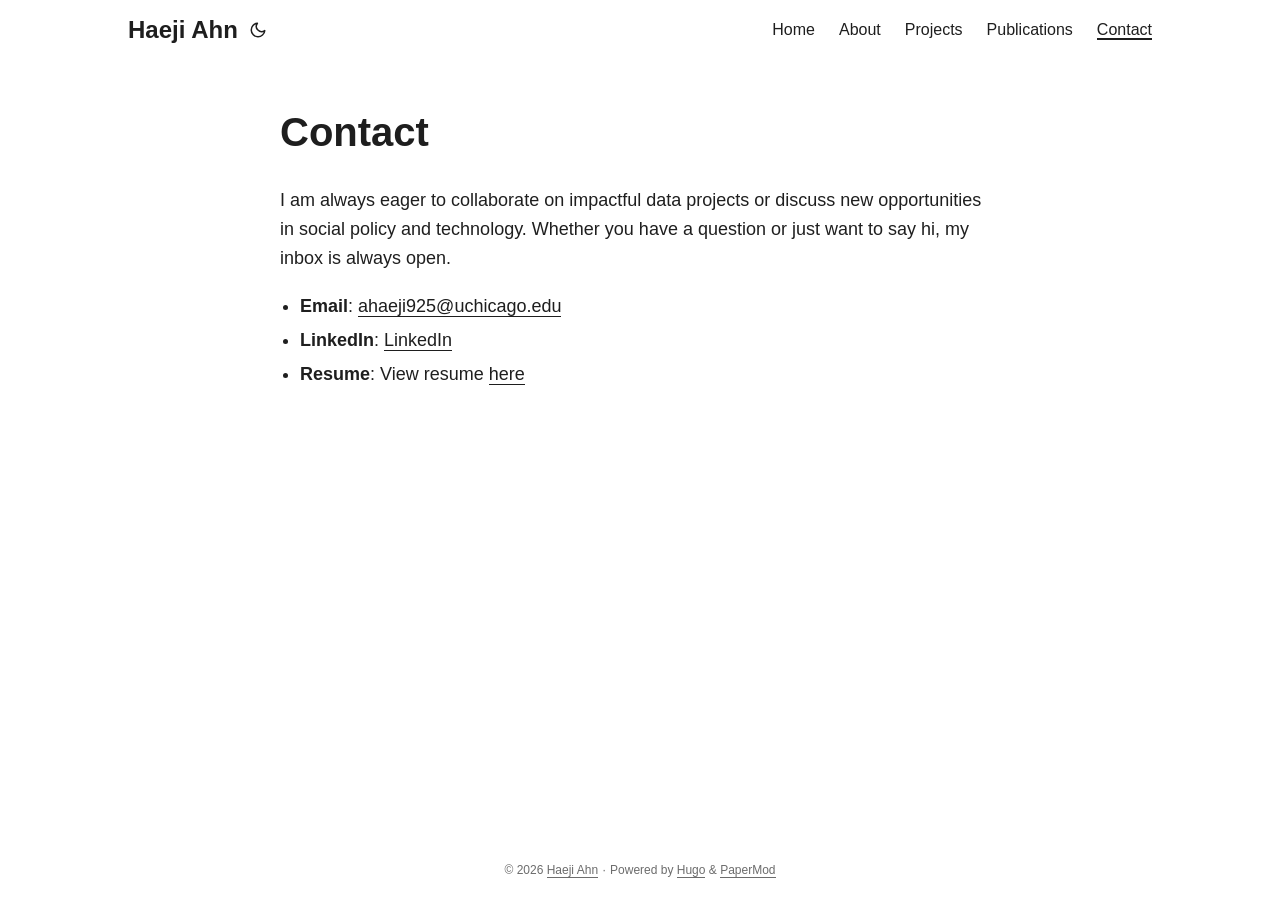
<file: contact/index.html>
<!DOCTYPE html>
<html lang="en" dir="auto" data-theme="auto">

<head><meta charset="utf-8">
<meta http-equiv="X-UA-Compatible" content="IE=edge">
<meta name="viewport" content="width=device-width, initial-scale=1, shrink-to-fit=no">
<meta name="robots" content="index, follow">
<title>Contact | Haeji Ahn</title>
<meta name="keywords" content="">
<meta name="description" content="I am always eager to collaborate on impactful data projects or discuss new opportunities in social policy and technology. Whether you have a question or just want to say hi, my inbox is always open.

Email: ahaeji925@uchicago.edu
LinkedIn: LinkedIn
Resume: View resume here
">
<meta name="author" content="Haeji Ahn">
<link rel="canonical" href="https://ahaeji925.github.io/contact/">
<link crossorigin="anonymous" href="/assets/css/stylesheet.aa226244e458c38bd72b3a7488647a0bc6bc22e32a17c0190eeffc9864e9c6c0.css" integrity="sha256-qiJiRORYw4vXKzp0iGR6C8a8IuMqF8AZDu/8mGTpxsA=" rel="preload stylesheet" as="style">
<link rel="icon" href="https://ahaeji925.github.io/favicon.ico">
<link rel="icon" type="image/png" sizes="16x16" href="https://ahaeji925.github.io/favicon-16x16.png">
<link rel="icon" type="image/png" sizes="32x32" href="https://ahaeji925.github.io/favicon-32x32.png">
<link rel="apple-touch-icon" href="https://ahaeji925.github.io/apple-touch-icon.png">
<link rel="mask-icon" href="https://ahaeji925.github.io/safari-pinned-tab.svg">
<meta name="theme-color" content="#2e2e33">
<meta name="msapplication-TileColor" content="#2e2e33">
<link rel="alternate" hreflang="en" href="https://ahaeji925.github.io/contact/">
<noscript>
    <style>
        #theme-toggle,
        .top-link {
            display: none;
        }

    </style>
    <style>
        @media (prefers-color-scheme: dark) {
            :root {
                --theme: rgb(29, 30, 32);
                --entry: rgb(46, 46, 51);
                --primary: rgb(218, 218, 219);
                --secondary: rgb(155, 156, 157);
                --tertiary: rgb(65, 66, 68);
                --content: rgb(196, 196, 197);
                --code-block-bg: rgb(46, 46, 51);
                --code-bg: rgb(55, 56, 62);
                --border: rgb(51, 51, 51);
                color-scheme: dark;
            }

            .list {
                background: var(--theme);
            }

            .toc {
                background: var(--entry);
            }
        }

        @media (prefers-color-scheme: light) {
            .list::-webkit-scrollbar-thumb {
                border-color: var(--code-bg);
            }
        }

    </style>
</noscript>
<script>
    if (localStorage.getItem("pref-theme") === "dark") {
        document.querySelector("html").dataset.theme = 'dark';
    } else if (localStorage.getItem("pref-theme") === "light") {
       document.querySelector("html").dataset.theme = 'light';
    } else if (window.matchMedia('(prefers-color-scheme: dark)').matches) {
        document.querySelector("html").dataset.theme = 'dark';
    } else {
        document.querySelector("html").dataset.theme = 'light';
    }

</script><meta property="og:url" content="https://ahaeji925.github.io/contact/">
  <meta property="og:site_name" content="Haeji Ahn">
  <meta property="og:title" content="Contact">
  <meta property="og:description" content="I am always eager to collaborate on impactful data projects or discuss new opportunities in social policy and technology. Whether you have a question or just want to say hi, my inbox is always open.
Email: ahaeji925@uchicago.edu LinkedIn: LinkedIn Resume: View resume here ">
  <meta property="og:locale" content="en-us">
  <meta property="og:type" content="article">
    <meta property="article:published_time" content="2026-03-05T00:00:00+00:00">
    <meta property="article:modified_time" content="2026-03-05T00:00:00+00:00">
<meta name="twitter:card" content="summary">
<meta name="twitter:title" content="Contact">
<meta name="twitter:description" content="I am always eager to collaborate on impactful data projects or discuss new opportunities in social policy and technology. Whether you have a question or just want to say hi, my inbox is always open.

Email: ahaeji925@uchicago.edu
LinkedIn: LinkedIn
Resume: View resume here
">


<script type="application/ld+json">
{
  "@context": "https://schema.org",
  "@type": "BreadcrumbList",
  "itemListElement": [
    {
      "@type": "ListItem",
      "position":  1 ,
      "name": "Contact",
      "item": "https://ahaeji925.github.io/contact/"
    }
  ]
}
</script>
<script type="application/ld+json">
{
  "@context": "https://schema.org",
  "@type": "BlogPosting",
  "headline": "Contact",
  "name": "Contact",
  "description": "I am always eager to collaborate on impactful data projects or discuss new opportunities in social policy and technology. Whether you have a question or just want to say hi, my inbox is always open.\nEmail: ahaeji925@uchicago.edu LinkedIn: LinkedIn Resume: View resume here ",
  "keywords": [
    
  ],
  "articleBody": "I am always eager to collaborate on impactful data projects or discuss new opportunities in social policy and technology. Whether you have a question or just want to say hi, my inbox is always open.\nEmail: ahaeji925@uchicago.edu LinkedIn: LinkedIn Resume: View resume here ",
  "wordCount" : "43",
  "inLanguage": "en",
  "datePublished": "2026-03-05T00:00:00Z",
  "dateModified": "2026-03-05T00:00:00Z",
  "author":{
    "@type": "Person",
    "name": "Haeji Ahn"
  },
  "mainEntityOfPage": {
    "@type": "WebPage",
    "@id": "https://ahaeji925.github.io/contact/"
  },
  "publisher": {
    "@type": "Organization",
    "name": "Haeji Ahn",
    "logo": {
      "@type": "ImageObject",
      "url": "https://ahaeji925.github.io/favicon.ico"
    }
  }
}
</script>
</head>
<body id="top">
    <header class="header">
    <nav class="nav">
        <div class="logo">
            <a href="https://ahaeji925.github.io/" accesskey="h" title="Haeji Ahn (Alt + H)">Haeji Ahn</a>
            <div class="logo-switches">
                <button id="theme-toggle" accesskey="t" title="(Alt + T)" aria-label="Toggle theme">
                    <svg id="moon" xmlns="http://www.w3.org/2000/svg" width="24" height="18" viewBox="0 0 24 24"
                        fill="none" stroke="currentColor" stroke-width="2" stroke-linecap="round"
                        stroke-linejoin="round">
                        <path d="M21 12.79A9 9 0 1 1 11.21 3 7 7 0 0 0 21 12.79z"></path>
                    </svg>
                    <svg id="sun" xmlns="http://www.w3.org/2000/svg" width="24" height="18" viewBox="0 0 24 24"
                        fill="none" stroke="currentColor" stroke-width="2" stroke-linecap="round"
                        stroke-linejoin="round">
                        <circle cx="12" cy="12" r="5"></circle>
                        <line x1="12" y1="1" x2="12" y2="3"></line>
                        <line x1="12" y1="21" x2="12" y2="23"></line>
                        <line x1="4.22" y1="4.22" x2="5.64" y2="5.64"></line>
                        <line x1="18.36" y1="18.36" x2="19.78" y2="19.78"></line>
                        <line x1="1" y1="12" x2="3" y2="12"></line>
                        <line x1="21" y1="12" x2="23" y2="12"></line>
                        <line x1="4.22" y1="19.78" x2="5.64" y2="18.36"></line>
                        <line x1="18.36" y1="5.64" x2="19.78" y2="4.22"></line>
                    </svg>
                </button>
            </div>
        </div>
        <ul id="menu">
            <li>
                <a href="https://ahaeji925.github.io/" title="Home">
                    <span>Home</span>
                </a>
            </li>
            <li>
                <a href="https://ahaeji925.github.io/about/" title="About">
                    <span>About</span>
                </a>
            </li>
            <li>
                <a href="https://ahaeji925.github.io/projects/" title="Projects">
                    <span>Projects</span>
                </a>
            </li>
            <li>
                <a href="https://ahaeji925.github.io/publications/" title="Publications">
                    <span>Publications</span>
                </a>
            </li>
            <li>
                <a href="https://ahaeji925.github.io/contact/" title="Contact">
                    <span class="active">Contact</span>
                </a>
            </li>
        </ul>
    </nav>
</header>
<main class="main">

<article class="post-single">
  <header class="post-header">
    
    <h1 class="post-title entry-hint-parent">
      Contact
    </h1>
  </header> 
  <div class="post-content"><p>I am always eager to collaborate on impactful data projects or discuss new opportunities in social policy and technology. Whether you have a question or just want to say hi, my inbox is always open.</p>
<ul>
<li><strong>Email</strong>: <a href="mailto:ahaeji925@uchicago.edu">ahaeji925@uchicago.edu</a></li>
<li><strong>LinkedIn</strong>: <a href="https://www.linkedin.com/in/haeji-ahn">LinkedIn</a></li>
<li><strong>Resume</strong>: View resume <a href="/CV_Haeji_Ahn.pdf">here</a></li>
</ul>


  </div>

  <footer class="post-footer">
    <ul class="post-tags">
    </ul>

<ul class="share-buttons">
    <li>
        <a target="_blank" rel="noopener noreferrer" aria-label="share Contact on x"
            href="https://x.com/intent/tweet/?text=Contact&amp;url=https%3a%2f%2fahaeji925.github.io%2fcontact%2f&amp;hashtags=">
            <svg version="1.1" viewBox="0 0 512 512" xml:space="preserve" height="30px" width="30px" fill="currentColor">
                <path
                    d="M512 62.554 L 512 449.446 C 512 483.97 483.97 512 449.446 512 L 62.554 512 C 28.03 512 0 483.97 0 449.446 L 0 62.554 C 0 28.03 28.029 0 62.554 0 L 449.446 0 C 483.971 0 512 28.03 512 62.554 Z M 269.951 190.75 L 182.567 75.216 L 56 75.216 L 207.216 272.95 L 63.9 436.783 L 125.266 436.783 L 235.9 310.383 L 332.567 436.783 L 456 436.783 L 298.367 228.367 L 432.367 75.216 L 371.033 75.216 Z M 127.633 110 L 164.101 110 L 383.481 400.065 L 349.5 400.065 Z" />
            </svg>
        </a>
    </li>
    <li>
        <a target="_blank" rel="noopener noreferrer" aria-label="share Contact on linkedin"
            href="https://www.linkedin.com/shareArticle?mini=true&amp;url=https%3a%2f%2fahaeji925.github.io%2fcontact%2f&amp;title=Contact&amp;summary=Contact&amp;source=https%3a%2f%2fahaeji925.github.io%2fcontact%2f">
            <svg version="1.1" viewBox="0 0 512 512" xml:space="preserve" height="30px" width="30px" fill="currentColor">
                <path
                    d="M449.446,0c34.525,0 62.554,28.03 62.554,62.554l0,386.892c0,34.524 -28.03,62.554 -62.554,62.554l-386.892,0c-34.524,0 -62.554,-28.03 -62.554,-62.554l0,-386.892c0,-34.524 28.029,-62.554 62.554,-62.554l386.892,0Zm-288.985,423.278l0,-225.717l-75.04,0l0,225.717l75.04,0Zm270.539,0l0,-129.439c0,-69.333 -37.018,-101.586 -86.381,-101.586c-39.804,0 -57.634,21.891 -67.617,37.266l0,-31.958l-75.021,0c0.995,21.181 0,225.717 0,225.717l75.02,0l0,-126.056c0,-6.748 0.486,-13.492 2.474,-18.315c5.414,-13.475 17.767,-27.434 38.494,-27.434c27.135,0 38.007,20.707 38.007,51.037l0,120.768l75.024,0Zm-307.552,-334.556c-25.674,0 -42.448,16.879 -42.448,39.002c0,21.658 16.264,39.002 41.455,39.002l0.484,0c26.165,0 42.452,-17.344 42.452,-39.002c-0.485,-22.092 -16.241,-38.954 -41.943,-39.002Z" />
            </svg>
        </a>
    </li>
    <li>
        <a target="_blank" rel="noopener noreferrer" aria-label="share Contact on reddit"
            href="https://reddit.com/submit?url=https%3a%2f%2fahaeji925.github.io%2fcontact%2f&title=Contact">
            <svg version="1.1" viewBox="0 0 512 512" xml:space="preserve" height="30px" width="30px" fill="currentColor">
                <path
                    d="M449.446,0c34.525,0 62.554,28.03 62.554,62.554l0,386.892c0,34.524 -28.03,62.554 -62.554,62.554l-386.892,0c-34.524,0 -62.554,-28.03 -62.554,-62.554l0,-386.892c0,-34.524 28.029,-62.554 62.554,-62.554l386.892,0Zm-3.446,265.638c0,-22.964 -18.616,-41.58 -41.58,-41.58c-11.211,0 -21.361,4.457 -28.841,11.666c-28.424,-20.508 -67.586,-33.757 -111.204,-35.278l18.941,-89.121l61.884,13.157c0.756,15.734 13.642,28.29 29.56,28.29c16.407,0 29.706,-13.299 29.706,-29.701c0,-16.403 -13.299,-29.702 -29.706,-29.702c-11.666,0 -21.657,6.792 -26.515,16.578l-69.105,-14.69c-1.922,-0.418 -3.939,-0.042 -5.585,1.036c-1.658,1.073 -2.811,2.761 -3.224,4.686l-21.152,99.438c-44.258,1.228 -84.046,14.494 -112.837,35.232c-7.468,-7.164 -17.589,-11.591 -28.757,-11.591c-22.965,0 -41.585,18.616 -41.585,41.58c0,16.896 10.095,31.41 24.568,37.918c-0.639,4.135 -0.99,8.328 -0.99,12.576c0,63.977 74.469,115.836 166.33,115.836c91.861,0 166.334,-51.859 166.334,-115.836c0,-4.218 -0.347,-8.387 -0.977,-12.493c14.564,-6.47 24.735,-21.034 24.735,-38.001Zm-119.474,108.193c-20.27,20.241 -59.115,21.816 -70.534,21.816c-11.428,0 -50.277,-1.575 -70.522,-21.82c-3.007,-3.008 -3.007,-7.882 0,-10.889c3.003,-2.999 7.882,-3.003 10.885,0c12.777,12.781 40.11,17.317 59.637,17.317c19.522,0 46.86,-4.536 59.657,-17.321c3.016,-2.999 7.886,-2.995 10.885,0.008c3.008,3.011 3.003,7.882 -0.008,10.889Zm-5.23,-48.781c-16.373,0 -29.701,-13.324 -29.701,-29.698c0,-16.381 13.328,-29.714 29.701,-29.714c16.378,0 29.706,13.333 29.706,29.714c0,16.374 -13.328,29.698 -29.706,29.698Zm-160.386,-29.702c0,-16.381 13.328,-29.71 29.714,-29.71c16.369,0 29.689,13.329 29.689,29.71c0,16.373 -13.32,29.693 -29.689,29.693c-16.386,0 -29.714,-13.32 -29.714,-29.693Z" />
            </svg>
        </a>
    </li>
    <li>
        <a target="_blank" rel="noopener noreferrer" aria-label="share Contact on facebook"
            href="https://facebook.com/sharer/sharer.php?u=https%3a%2f%2fahaeji925.github.io%2fcontact%2f">
            <svg version="1.1" viewBox="0 0 512 512" xml:space="preserve" height="30px" width="30px" fill="currentColor">
                <path
                    d="M449.446,0c34.525,0 62.554,28.03 62.554,62.554l0,386.892c0,34.524 -28.03,62.554 -62.554,62.554l-106.468,0l0,-192.915l66.6,0l12.672,-82.621l-79.272,0l0,-53.617c0,-22.603 11.073,-44.636 46.58,-44.636l36.042,0l0,-70.34c0,0 -32.71,-5.582 -63.982,-5.582c-65.288,0 -107.96,39.569 -107.96,111.204l0,62.971l-72.573,0l0,82.621l72.573,0l0,192.915l-191.104,0c-34.524,0 -62.554,-28.03 -62.554,-62.554l0,-386.892c0,-34.524 28.029,-62.554 62.554,-62.554l386.892,0Z" />
            </svg>
        </a>
    </li>
    <li>
        <a target="_blank" rel="noopener noreferrer" aria-label="share Contact on whatsapp"
            href="https://api.whatsapp.com/send?text=Contact%20-%20https%3a%2f%2fahaeji925.github.io%2fcontact%2f">
            <svg version="1.1" viewBox="0 0 512 512" xml:space="preserve" height="30px" width="30px" fill="currentColor">
                <path
                    d="M449.446,0c34.525,0 62.554,28.03 62.554,62.554l0,386.892c0,34.524 -28.03,62.554 -62.554,62.554l-386.892,0c-34.524,0 -62.554,-28.03 -62.554,-62.554l0,-386.892c0,-34.524 28.029,-62.554 62.554,-62.554l386.892,0Zm-58.673,127.703c-33.842,-33.881 -78.847,-52.548 -126.798,-52.568c-98.799,0 -179.21,80.405 -179.249,179.234c-0.013,31.593 8.241,62.428 23.927,89.612l-25.429,92.884l95.021,-24.925c26.181,14.28 55.659,21.807 85.658,21.816l0.074,0c98.789,0 179.206,-80.413 179.247,-179.243c0.018,-47.895 -18.61,-92.93 -52.451,-126.81Zm-126.797,275.782l-0.06,0c-26.734,-0.01 -52.954,-7.193 -75.828,-20.767l-5.441,-3.229l-56.386,14.792l15.05,-54.977l-3.542,-5.637c-14.913,-23.72 -22.791,-51.136 -22.779,-79.287c0.033,-82.142 66.867,-148.971 149.046,-148.971c39.793,0.014 77.199,15.531 105.329,43.692c28.128,28.16 43.609,65.592 43.594,105.4c-0.034,82.149 -66.866,148.983 -148.983,148.984Zm81.721,-111.581c-4.479,-2.242 -26.499,-13.075 -30.604,-14.571c-4.105,-1.495 -7.091,-2.241 -10.077,2.241c-2.986,4.483 -11.569,14.572 -14.182,17.562c-2.612,2.988 -5.225,3.364 -9.703,1.12c-4.479,-2.241 -18.91,-6.97 -36.017,-22.23c-13.314,-11.876 -22.304,-26.542 -24.916,-31.026c-2.612,-4.484 -0.279,-6.908 1.963,-9.14c2.016,-2.007 4.48,-5.232 6.719,-7.847c2.24,-2.615 2.986,-4.484 4.479,-7.472c1.493,-2.99 0.747,-5.604 -0.374,-7.846c-1.119,-2.241 -10.077,-24.288 -13.809,-33.256c-3.635,-8.733 -7.327,-7.55 -10.077,-7.688c-2.609,-0.13 -5.598,-0.158 -8.583,-0.158c-2.986,0 -7.839,1.121 -11.944,5.604c-4.105,4.484 -15.675,15.32 -15.675,37.364c0,22.046 16.048,43.342 18.287,46.332c2.24,2.99 31.582,48.227 76.511,67.627c10.685,4.615 19.028,7.371 25.533,9.434c10.728,3.41 20.492,2.929 28.209,1.775c8.605,-1.285 26.499,-10.833 30.231,-21.295c3.732,-10.464 3.732,-19.431 2.612,-21.298c-1.119,-1.869 -4.105,-2.99 -8.583,-5.232Z" />
            </svg>
        </a>
    </li>
    <li>
        <a target="_blank" rel="noopener noreferrer" aria-label="share Contact on telegram"
            href="https://telegram.me/share/url?text=Contact&amp;url=https%3a%2f%2fahaeji925.github.io%2fcontact%2f">
            <svg version="1.1" xml:space="preserve" viewBox="2 2 28 28" height="30px" width="30px" fill="currentColor">
                <path
                    d="M26.49,29.86H5.5a3.37,3.37,0,0,1-2.47-1,3.35,3.35,0,0,1-1-2.47V5.48A3.36,3.36,0,0,1,3,3,3.37,3.37,0,0,1,5.5,2h21A3.38,3.38,0,0,1,29,3a3.36,3.36,0,0,1,1,2.46V26.37a3.35,3.35,0,0,1-1,2.47A3.38,3.38,0,0,1,26.49,29.86Zm-5.38-6.71a.79.79,0,0,0,.85-.66L24.73,9.24a.55.55,0,0,0-.18-.46.62.62,0,0,0-.41-.17q-.08,0-16.53,6.11a.59.59,0,0,0-.41.59.57.57,0,0,0,.43.52l4,1.24,1.61,4.83a.62.62,0,0,0,.63.43.56.56,0,0,0,.4-.17L16.54,20l4.09,3A.9.9,0,0,0,21.11,23.15ZM13.8,20.71l-1.21-4q8.72-5.55,8.78-5.55c.15,0,.23,0,.23.16a.18.18,0,0,1,0,.06s-2.51,2.3-7.52,6.8Z" />
            </svg>
        </a>
    </li>
    <li>
        <a target="_blank" rel="noopener noreferrer" aria-label="share Contact on ycombinator"
            href="https://news.ycombinator.com/submitlink?t=Contact&u=https%3a%2f%2fahaeji925.github.io%2fcontact%2f">
            <svg version="1.1" xml:space="preserve" width="30px" height="30px" viewBox="0 0 512 512" fill="currentColor"
                xmlns:inkscape="http://www.inkscape.org/namespaces/inkscape">
                <path
                    d="M449.446 0C483.971 0 512 28.03 512 62.554L512 449.446C512 483.97 483.97 512 449.446 512L62.554 512C28.03 512 0 483.97 0 449.446L0 62.554C0 28.03 28.029 0 62.554 0L449.446 0ZM183.8767 87.9921H121.8427L230.6673 292.4508V424.0079H281.3328V292.4508L390.1575 87.9921H328.1233L256 238.2489z" />
            </svg>
        </a>
    </li>
</ul>

  </footer>
</article>
    </main>
    
<footer class="footer">
        <span>&copy; 2026 <a href="https://ahaeji925.github.io/">Haeji Ahn</a></span> · 

    <span>
        Powered by
        <a href="https://gohugo.io/" rel="noopener noreferrer" target="_blank">Hugo</a> &
        <a href="https://github.com/adityatelange/hugo-PaperMod/" rel="noopener" target="_blank">PaperMod</a>
    </span>
</footer>
<a href="#top" aria-label="go to top" title="Go to Top (Alt + G)" class="top-link" id="top-link" accesskey="g">
    <svg xmlns="http://www.w3.org/2000/svg" viewBox="0 0 12 6" fill="currentColor">
        <path d="M12 6H0l6-6z" />
    </svg>
</a>

<script>
    let menu = document.getElementById('menu');
    if (menu) {
        
        const scrollPosition = localStorage.getItem("menu-scroll-position");
        if (scrollPosition) {
            menu.scrollLeft = parseInt(scrollPosition, 10);
        }
        
        menu.onscroll = function () {
            localStorage.setItem("menu-scroll-position", menu.scrollLeft);
        }
    }

    document.querySelectorAll('a[href^="#"]').forEach(anchor => {
        anchor.addEventListener("click", function (e) {
            e.preventDefault();
            var id = this.getAttribute("href").substr(1);
            if (!window.matchMedia('(prefers-reduced-motion: reduce)').matches) {
                document.querySelector(`[id='${decodeURIComponent(id)}']`).scrollIntoView({
                    behavior: "smooth"
                });
            } else {
                document.querySelector(`[id='${decodeURIComponent(id)}']`).scrollIntoView();
            }
            if (id === "top") {
                history.replaceState(null, null, " ");
            } else {
                history.pushState(null, null, `#${id}`);
            }
        });
    });

</script>
<script>
    var mybutton = document.getElementById("top-link");
    window.onscroll = function () {
        if (document.body.scrollTop > 800 || document.documentElement.scrollTop > 800) {
            mybutton.style.visibility = "visible";
            mybutton.style.opacity = "1";
        } else {
            mybutton.style.visibility = "hidden";
            mybutton.style.opacity = "0";
        }
    };

</script>
<script>
    document.getElementById("theme-toggle").addEventListener("click", () => {
        const html = document.querySelector("html");
        if (html.dataset.theme === "dark") {
            html.dataset.theme = 'light';
            localStorage.setItem("pref-theme", 'light');
        } else {
            html.dataset.theme = 'dark';
            localStorage.setItem("pref-theme", 'dark');
        }
    })

</script>
<script>
    document.querySelectorAll('pre > code').forEach((codeblock) => {
        const container = codeblock.parentNode.parentNode;

        const copybutton = document.createElement('button');
        copybutton.classList.add('copy-code');
        copybutton.innerHTML = 'copy';

        function copyingDone() {
            copybutton.innerHTML = 'copied!';
            setTimeout(() => {
                copybutton.innerHTML = 'copy';
            }, 2000);
        }

        copybutton.addEventListener('click', (cb) => {
            if ('clipboard' in navigator) {
                navigator.clipboard.writeText(codeblock.textContent);
                copyingDone();
                return;
            }

            const range = document.createRange();
            range.selectNodeContents(codeblock);
            const selection = window.getSelection();
            selection.removeAllRanges();
            selection.addRange(range);
            try {
                document.execCommand('copy');
                copyingDone();
            } catch (e) { };
            selection.removeRange(range);
        });

        if (container.classList.contains("highlight")) {
            container.appendChild(copybutton);
        } else if (container.parentNode.firstChild == container) {
            
        } else if (codeblock.parentNode.parentNode.parentNode.parentNode.parentNode.nodeName == "TABLE") {
            
            codeblock.parentNode.parentNode.parentNode.parentNode.parentNode.appendChild(copybutton);
        } else {
            
            codeblock.parentNode.appendChild(copybutton);
        }
    });
</script>
</body>

</html>
</file>
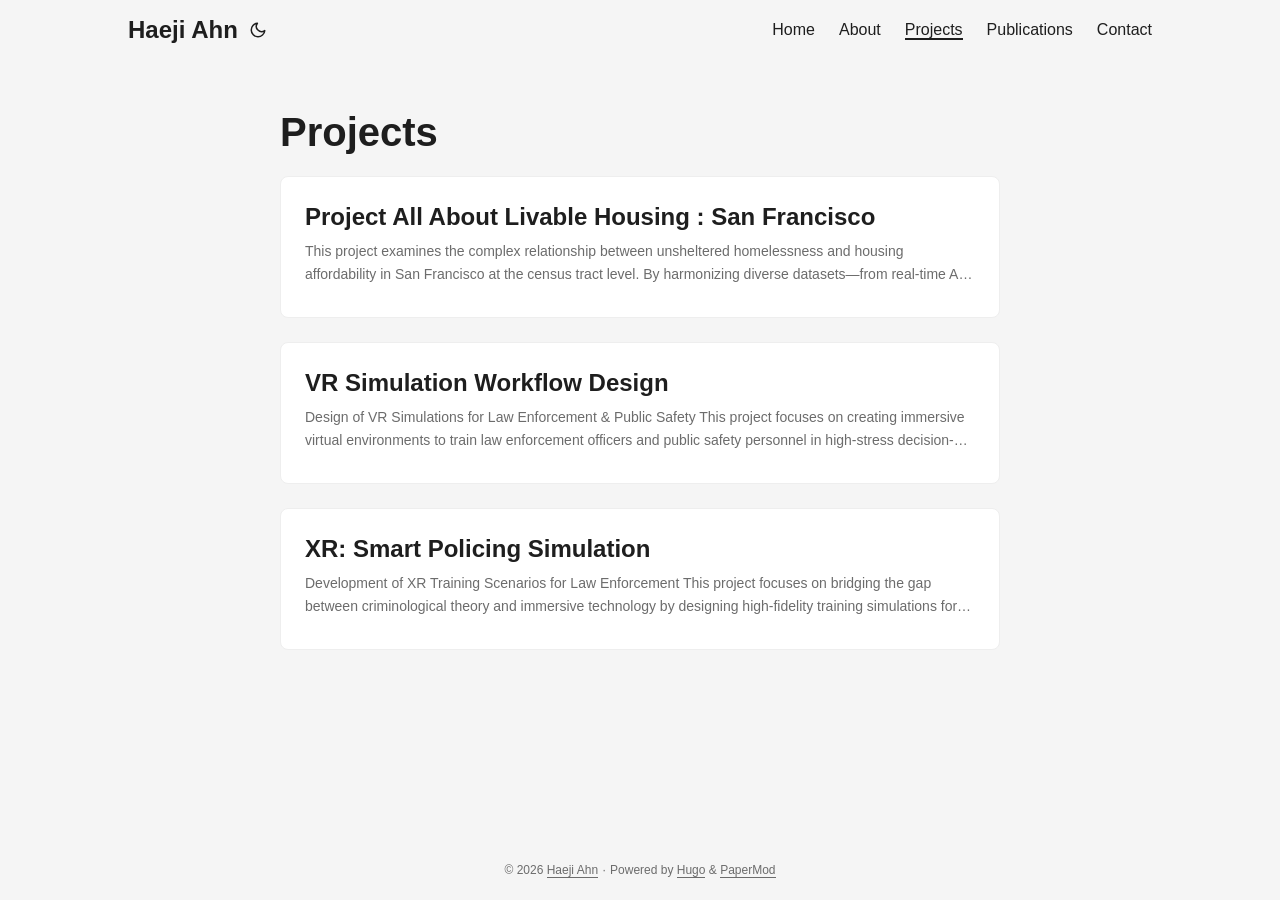
<file: projects/index.html>
<!DOCTYPE html>
<html lang="en" dir="auto" data-theme="auto">

<head><meta charset="utf-8">
<meta http-equiv="X-UA-Compatible" content="IE=edge">
<meta name="viewport" content="width=device-width, initial-scale=1, shrink-to-fit=no">
<meta name="robots" content="index, follow">
<title>Projects | Haeji Ahn</title>
<meta name="keywords" content="">
<meta name="description" content="Projects - Haeji Ahn">
<meta name="author" content="Haeji Ahn">
<link rel="canonical" href="https://ahaeji925.github.io/projects/">
<link crossorigin="anonymous" href="/assets/css/stylesheet.aa226244e458c38bd72b3a7488647a0bc6bc22e32a17c0190eeffc9864e9c6c0.css" integrity="sha256-qiJiRORYw4vXKzp0iGR6C8a8IuMqF8AZDu/8mGTpxsA=" rel="preload stylesheet" as="style">
<link rel="icon" href="https://ahaeji925.github.io/favicon.ico">
<link rel="icon" type="image/png" sizes="16x16" href="https://ahaeji925.github.io/favicon-16x16.png">
<link rel="icon" type="image/png" sizes="32x32" href="https://ahaeji925.github.io/favicon-32x32.png">
<link rel="apple-touch-icon" href="https://ahaeji925.github.io/apple-touch-icon.png">
<link rel="mask-icon" href="https://ahaeji925.github.io/safari-pinned-tab.svg">
<meta name="theme-color" content="#2e2e33">
<meta name="msapplication-TileColor" content="#2e2e33">
<link rel="alternate" type="application/rss+xml" href="https://ahaeji925.github.io/projects/index.xml" title="rss">
<link rel="alternate" hreflang="en" href="https://ahaeji925.github.io/projects/">
<noscript>
    <style>
        #theme-toggle,
        .top-link {
            display: none;
        }

    </style>
    <style>
        @media (prefers-color-scheme: dark) {
            :root {
                --theme: rgb(29, 30, 32);
                --entry: rgb(46, 46, 51);
                --primary: rgb(218, 218, 219);
                --secondary: rgb(155, 156, 157);
                --tertiary: rgb(65, 66, 68);
                --content: rgb(196, 196, 197);
                --code-block-bg: rgb(46, 46, 51);
                --code-bg: rgb(55, 56, 62);
                --border: rgb(51, 51, 51);
                color-scheme: dark;
            }

            .list {
                background: var(--theme);
            }

            .toc {
                background: var(--entry);
            }
        }

        @media (prefers-color-scheme: light) {
            .list::-webkit-scrollbar-thumb {
                border-color: var(--code-bg);
            }
        }

    </style>
</noscript>
<script>
    if (localStorage.getItem("pref-theme") === "dark") {
        document.querySelector("html").dataset.theme = 'dark';
    } else if (localStorage.getItem("pref-theme") === "light") {
       document.querySelector("html").dataset.theme = 'light';
    } else if (window.matchMedia('(prefers-color-scheme: dark)').matches) {
        document.querySelector("html").dataset.theme = 'dark';
    } else {
        document.querySelector("html").dataset.theme = 'light';
    }

</script><meta property="og:url" content="https://ahaeji925.github.io/projects/">
  <meta property="og:site_name" content="Haeji Ahn">
  <meta property="og:title" content="Projects">
  <meta property="og:description" content="Graduate Student at UChicago (MSCAPP) | Master in Criminology">
  <meta property="og:locale" content="en-us">
  <meta property="og:type" content="website">
<meta name="twitter:card" content="summary">
<meta name="twitter:title" content="Projects">
<meta name="twitter:description" content="Graduate Student at UChicago (MSCAPP) | Master in Criminology">


<script type="application/ld+json">
{
  "@context": "https://schema.org",
  "@type": "BreadcrumbList",
  "itemListElement": [
    {
      "@type": "ListItem",
      "position":  1 ,
      "name": "Projects",
      "item": "https://ahaeji925.github.io/projects/"
    }
  ]
}
</script>
</head>
<body class="list" id="top">
    <header class="header">
    <nav class="nav">
        <div class="logo">
            <a href="https://ahaeji925.github.io/" accesskey="h" title="Haeji Ahn (Alt + H)">Haeji Ahn</a>
            <div class="logo-switches">
                <button id="theme-toggle" accesskey="t" title="(Alt + T)" aria-label="Toggle theme">
                    <svg id="moon" xmlns="http://www.w3.org/2000/svg" width="24" height="18" viewBox="0 0 24 24"
                        fill="none" stroke="currentColor" stroke-width="2" stroke-linecap="round"
                        stroke-linejoin="round">
                        <path d="M21 12.79A9 9 0 1 1 11.21 3 7 7 0 0 0 21 12.79z"></path>
                    </svg>
                    <svg id="sun" xmlns="http://www.w3.org/2000/svg" width="24" height="18" viewBox="0 0 24 24"
                        fill="none" stroke="currentColor" stroke-width="2" stroke-linecap="round"
                        stroke-linejoin="round">
                        <circle cx="12" cy="12" r="5"></circle>
                        <line x1="12" y1="1" x2="12" y2="3"></line>
                        <line x1="12" y1="21" x2="12" y2="23"></line>
                        <line x1="4.22" y1="4.22" x2="5.64" y2="5.64"></line>
                        <line x1="18.36" y1="18.36" x2="19.78" y2="19.78"></line>
                        <line x1="1" y1="12" x2="3" y2="12"></line>
                        <line x1="21" y1="12" x2="23" y2="12"></line>
                        <line x1="4.22" y1="19.78" x2="5.64" y2="18.36"></line>
                        <line x1="18.36" y1="5.64" x2="19.78" y2="4.22"></line>
                    </svg>
                </button>
            </div>
        </div>
        <ul id="menu">
            <li>
                <a href="https://ahaeji925.github.io/" title="Home">
                    <span>Home</span>
                </a>
            </li>
            <li>
                <a href="https://ahaeji925.github.io/about/" title="About">
                    <span>About</span>
                </a>
            </li>
            <li>
                <a href="https://ahaeji925.github.io/projects/" title="Projects">
                    <span class="active">Projects</span>
                </a>
            </li>
            <li>
                <a href="https://ahaeji925.github.io/publications/" title="Publications">
                    <span>Publications</span>
                </a>
            </li>
            <li>
                <a href="https://ahaeji925.github.io/contact/" title="Contact">
                    <span>Contact</span>
                </a>
            </li>
        </ul>
    </nav>
</header>
<main class="main"> 
<header class="page-header">
  <h1>
    Projects
  </h1>
</header>

<article class="post-entry"> 
  <header class="entry-header">
    <h2 class="entry-hint-parent">Project All About Livable Housing : San Francisco
    </h2>
  </header>
  <div class="entry-content">
    <p>This project examines the complex relationship between unsheltered homelessness and housing affordability in San Francisco at the census tract level. By harmonizing diverse datasets—from real-time API feeds to historical census records—we developed an interactive dashboard to visualize urban displacement patterns.
Project Overview &amp; Data Flow Our team built a centralized pipeline that disaggregates ZIP-level data to census tracts using HUD crosswalks. The project integrates daily 311 calls, eviction records, and quarterly encampment counts, all normalized to a monthly temporal scale through linear interpolation and spatial joins.
...</p>
  </div>
  <a class="entry-link" aria-label="post link to Project All About Livable Housing : San Francisco" href="https://ahaeji925.github.io/projects/sf-homelessness/"></a>
</article>

<article class="post-entry"> 
  <header class="entry-header">
    <h2 class="entry-hint-parent">VR Simulation Workflow Design
    </h2>
  </header>
  <div class="entry-content">
    <p>Design of VR Simulations for Law Enforcement &amp; Public Safety This project focuses on creating immersive virtual environments to train law enforcement officers and public safety personnel in high-stress decision-making.
🔍 Project Overview By integrating Criminology and Crime Science theories, I designed high-fidelity VR scenarios that replicate real-world legal and tactical challenges. I translated complex legal protocols into intuitive virtual workflows for effective situational training.
Scenario Design: Developed the “Initial Investigation &amp; Convenience Store Disturbance” VR scenario, focusing on legal compliance and officer safety. Behavioral Modeling: Incorporated criminal behavior patterns and victimology into the simulation to enhance environmental realism. Technical Specification: Authored technical requirements for VR developers to ensure the simulation maintains high procedural fidelity. 🛠 Key Contributions Academic Research: Leveraged findings from the Journal of SMART Policing to build data-backed virtual training modules. Subject Matter Expertise: Bridged the communication gap between law enforcement experts and VR engineers to ensure accurate protocol implementation. UX/UI for Training: Designed user interfaces within the VR space that allow for the collection of quantitative trainee response data. </p>
  </div>
  <a class="entry-link" aria-label="post link to VR Simulation Workflow Design" href="https://ahaeji925.github.io/projects/vr-simulation/"></a>
</article>

<article class="post-entry"> 
  <header class="entry-header">
    <h2 class="entry-hint-parent">XR: Smart Policing Simulation
    </h2>
  </header>
  <div class="entry-content">
    <p>Development of XR Training Scenarios for Law Enforcement This project focuses on bridging the gap between criminological theory and immersive technology by designing high-fidelity training simulations for public safety.
🔍 Project Overview Based on my research published in the Journal of SMART Policing, I developed system workflows and evaluation tools for extended reality (XR) training. I translated complex legal protocols and criminal behavior patterns into technical specifications to create realistic response scenarios.
...</p>
  </div>
  <a class="entry-link" aria-label="post link to XR: Smart Policing Simulation" href="https://ahaeji925.github.io/projects/xr-simulation/"></a>
</article>
    </main>
    
<footer class="footer">
        <span>&copy; 2026 <a href="https://ahaeji925.github.io/">Haeji Ahn</a></span> · 

    <span>
        Powered by
        <a href="https://gohugo.io/" rel="noopener noreferrer" target="_blank">Hugo</a> &
        <a href="https://github.com/adityatelange/hugo-PaperMod/" rel="noopener" target="_blank">PaperMod</a>
    </span>
</footer>
<a href="#top" aria-label="go to top" title="Go to Top (Alt + G)" class="top-link" id="top-link" accesskey="g">
    <svg xmlns="http://www.w3.org/2000/svg" viewBox="0 0 12 6" fill="currentColor">
        <path d="M12 6H0l6-6z" />
    </svg>
</a>

<script>
    let menu = document.getElementById('menu');
    if (menu) {
        
        const scrollPosition = localStorage.getItem("menu-scroll-position");
        if (scrollPosition) {
            menu.scrollLeft = parseInt(scrollPosition, 10);
        }
        
        menu.onscroll = function () {
            localStorage.setItem("menu-scroll-position", menu.scrollLeft);
        }
    }

    document.querySelectorAll('a[href^="#"]').forEach(anchor => {
        anchor.addEventListener("click", function (e) {
            e.preventDefault();
            var id = this.getAttribute("href").substr(1);
            if (!window.matchMedia('(prefers-reduced-motion: reduce)').matches) {
                document.querySelector(`[id='${decodeURIComponent(id)}']`).scrollIntoView({
                    behavior: "smooth"
                });
            } else {
                document.querySelector(`[id='${decodeURIComponent(id)}']`).scrollIntoView();
            }
            if (id === "top") {
                history.replaceState(null, null, " ");
            } else {
                history.pushState(null, null, `#${id}`);
            }
        });
    });

</script>
<script>
    var mybutton = document.getElementById("top-link");
    window.onscroll = function () {
        if (document.body.scrollTop > 800 || document.documentElement.scrollTop > 800) {
            mybutton.style.visibility = "visible";
            mybutton.style.opacity = "1";
        } else {
            mybutton.style.visibility = "hidden";
            mybutton.style.opacity = "0";
        }
    };

</script>
<script>
    document.getElementById("theme-toggle").addEventListener("click", () => {
        const html = document.querySelector("html");
        if (html.dataset.theme === "dark") {
            html.dataset.theme = 'light';
            localStorage.setItem("pref-theme", 'light');
        } else {
            html.dataset.theme = 'dark';
            localStorage.setItem("pref-theme", 'dark');
        }
    })

</script>
</body>

</html>
</file>
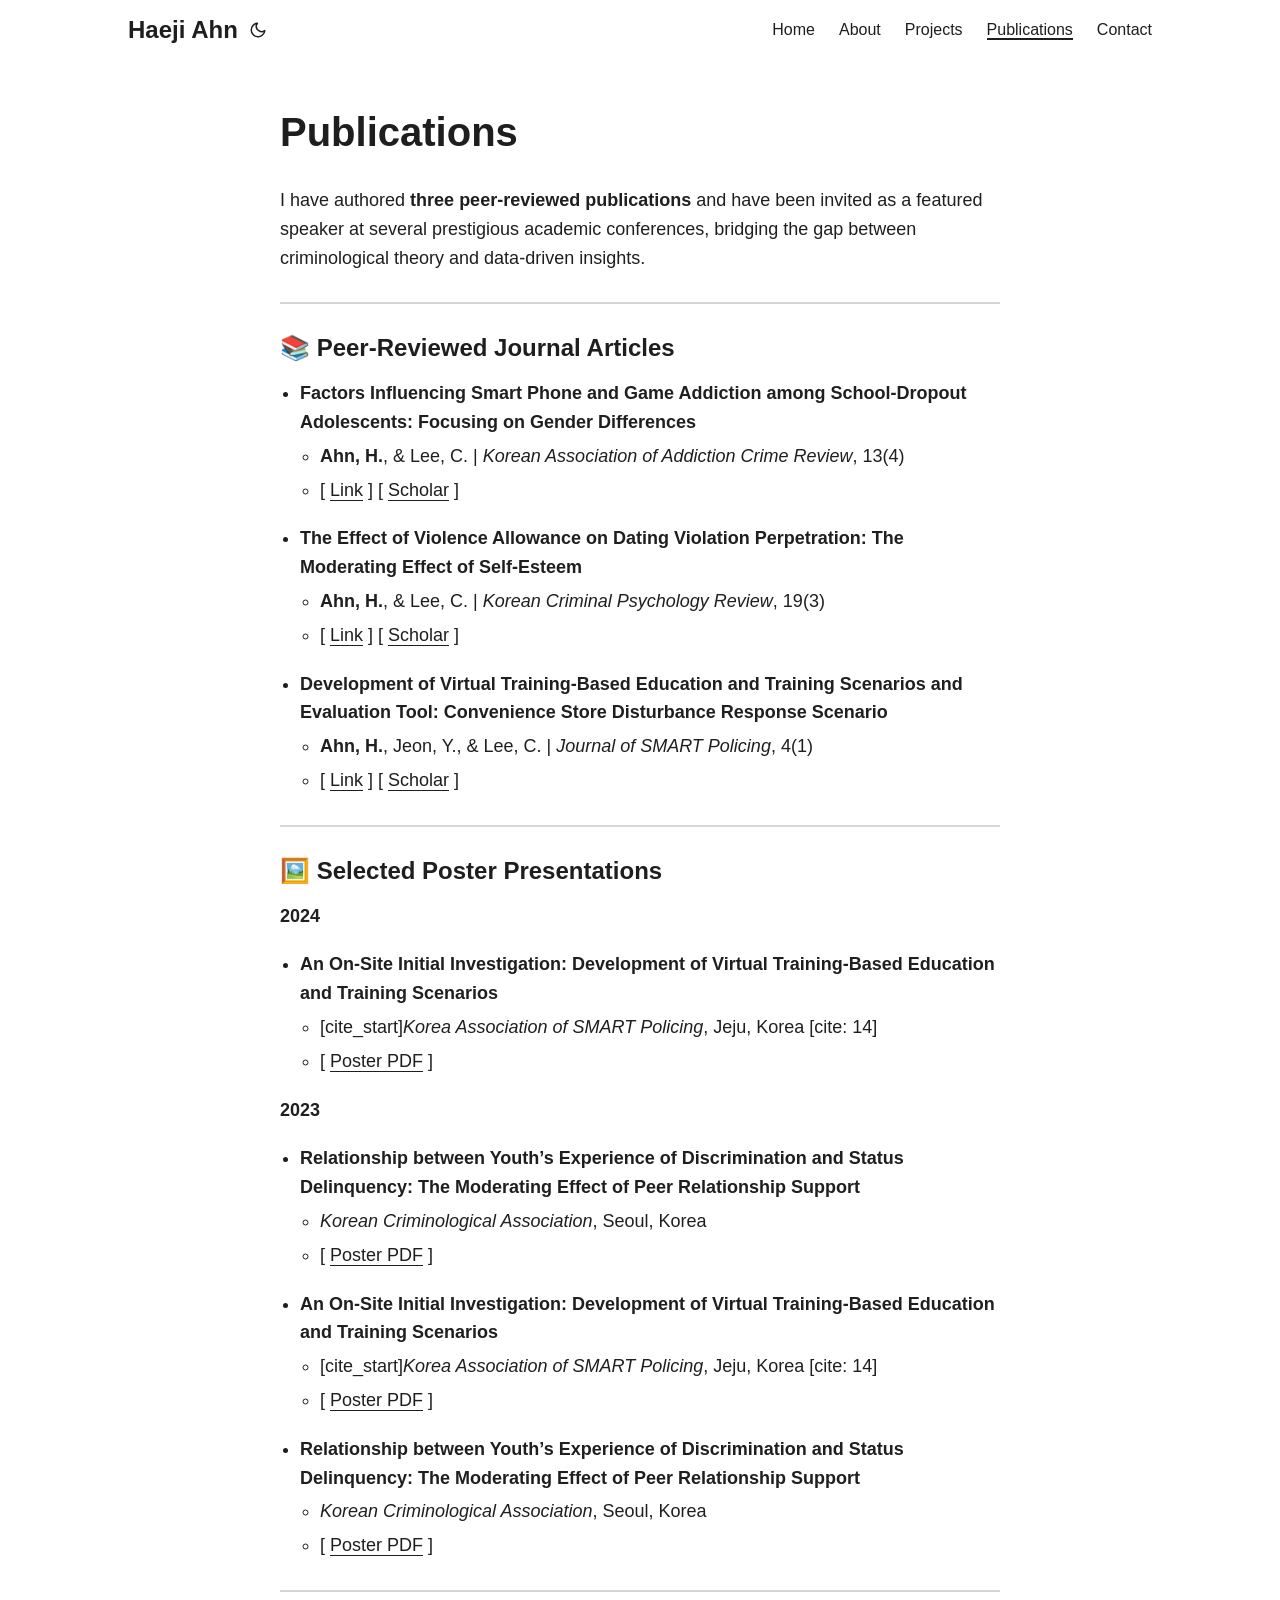
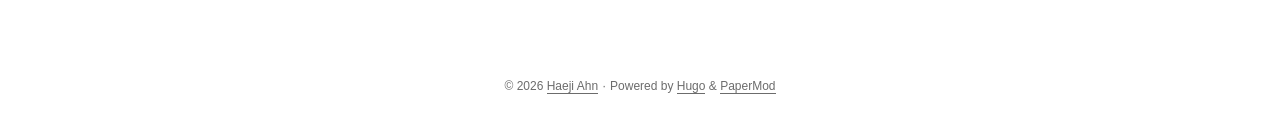
<file: publications/index.html>
<!DOCTYPE html>
<html lang="en" dir="auto" data-theme="auto">

<head><meta charset="utf-8">
<meta http-equiv="X-UA-Compatible" content="IE=edge">
<meta name="viewport" content="width=device-width, initial-scale=1, shrink-to-fit=no">
<meta name="robots" content="index, follow">
<title>Publications | Haeji Ahn</title>
<meta name="keywords" content="">
<meta name="description" content="I have authored three peer-reviewed publications and have been invited as a featured speaker at several prestigious academic conferences, bridging the gap between criminological theory and data-driven insights.

📚 Peer-Reviewed Journal Articles


Factors Influencing Smart Phone and Game Addiction among School-Dropout Adolescents: Focusing on Gender Differences

Ahn, H., &amp; Lee, C. | Korean Association of Addiction Crime Review, 13(4)
[ Link ] [ Scholar ]



The Effect of Violence Allowance on Dating Violation Perpetration: The Moderating Effect of Self-Esteem">
<meta name="author" content="Haeji Ahn">
<link rel="canonical" href="https://ahaeji925.github.io/publications/">
<link crossorigin="anonymous" href="/assets/css/stylesheet.aa226244e458c38bd72b3a7488647a0bc6bc22e32a17c0190eeffc9864e9c6c0.css" integrity="sha256-qiJiRORYw4vXKzp0iGR6C8a8IuMqF8AZDu/8mGTpxsA=" rel="preload stylesheet" as="style">
<link rel="icon" href="https://ahaeji925.github.io/favicon.ico">
<link rel="icon" type="image/png" sizes="16x16" href="https://ahaeji925.github.io/favicon-16x16.png">
<link rel="icon" type="image/png" sizes="32x32" href="https://ahaeji925.github.io/favicon-32x32.png">
<link rel="apple-touch-icon" href="https://ahaeji925.github.io/apple-touch-icon.png">
<link rel="mask-icon" href="https://ahaeji925.github.io/safari-pinned-tab.svg">
<meta name="theme-color" content="#2e2e33">
<meta name="msapplication-TileColor" content="#2e2e33">
<link rel="alternate" hreflang="en" href="https://ahaeji925.github.io/publications/">
<noscript>
    <style>
        #theme-toggle,
        .top-link {
            display: none;
        }

    </style>
    <style>
        @media (prefers-color-scheme: dark) {
            :root {
                --theme: rgb(29, 30, 32);
                --entry: rgb(46, 46, 51);
                --primary: rgb(218, 218, 219);
                --secondary: rgb(155, 156, 157);
                --tertiary: rgb(65, 66, 68);
                --content: rgb(196, 196, 197);
                --code-block-bg: rgb(46, 46, 51);
                --code-bg: rgb(55, 56, 62);
                --border: rgb(51, 51, 51);
                color-scheme: dark;
            }

            .list {
                background: var(--theme);
            }

            .toc {
                background: var(--entry);
            }
        }

        @media (prefers-color-scheme: light) {
            .list::-webkit-scrollbar-thumb {
                border-color: var(--code-bg);
            }
        }

    </style>
</noscript>
<script>
    if (localStorage.getItem("pref-theme") === "dark") {
        document.querySelector("html").dataset.theme = 'dark';
    } else if (localStorage.getItem("pref-theme") === "light") {
       document.querySelector("html").dataset.theme = 'light';
    } else if (window.matchMedia('(prefers-color-scheme: dark)').matches) {
        document.querySelector("html").dataset.theme = 'dark';
    } else {
        document.querySelector("html").dataset.theme = 'light';
    }

</script><meta property="og:url" content="https://ahaeji925.github.io/publications/">
  <meta property="og:site_name" content="Haeji Ahn">
  <meta property="og:title" content="Publications">
  <meta property="og:description" content="I have authored three peer-reviewed publications and have been invited as a featured speaker at several prestigious academic conferences, bridging the gap between criminological theory and data-driven insights.
📚 Peer-Reviewed Journal Articles Factors Influencing Smart Phone and Game Addiction among School-Dropout Adolescents: Focusing on Gender Differences
Ahn, H., &amp; Lee, C. | Korean Association of Addiction Crime Review, 13(4) [ Link ] [ Scholar ] The Effect of Violence Allowance on Dating Violation Perpetration: The Moderating Effect of Self-Esteem">
  <meta property="og:locale" content="en-us">
  <meta property="og:type" content="article">
    <meta property="article:published_time" content="2026-03-05T00:00:00+00:00">
    <meta property="article:modified_time" content="2026-03-05T00:00:00+00:00">
<meta name="twitter:card" content="summary">
<meta name="twitter:title" content="Publications">
<meta name="twitter:description" content="I have authored three peer-reviewed publications and have been invited as a featured speaker at several prestigious academic conferences, bridging the gap between criminological theory and data-driven insights.

📚 Peer-Reviewed Journal Articles


Factors Influencing Smart Phone and Game Addiction among School-Dropout Adolescents: Focusing on Gender Differences

Ahn, H., &amp; Lee, C. | Korean Association of Addiction Crime Review, 13(4)
[ Link ] [ Scholar ]



The Effect of Violence Allowance on Dating Violation Perpetration: The Moderating Effect of Self-Esteem">


<script type="application/ld+json">
{
  "@context": "https://schema.org",
  "@type": "BreadcrumbList",
  "itemListElement": [
    {
      "@type": "ListItem",
      "position":  1 ,
      "name": "Publications",
      "item": "https://ahaeji925.github.io/publications/"
    }
  ]
}
</script>
<script type="application/ld+json">
{
  "@context": "https://schema.org",
  "@type": "BlogPosting",
  "headline": "Publications",
  "name": "Publications",
  "description": "I have authored three peer-reviewed publications and have been invited as a featured speaker at several prestigious academic conferences, bridging the gap between criminological theory and data-driven insights.\n📚 Peer-Reviewed Journal Articles Factors Influencing Smart Phone and Game Addiction among School-Dropout Adolescents: Focusing on Gender Differences\nAhn, H., \u0026amp; Lee, C. | Korean Association of Addiction Crime Review, 13(4) [ Link ] [ Scholar ] The Effect of Violence Allowance on Dating Violation Perpetration: The Moderating Effect of Self-Esteem\n",
  "keywords": [
    
  ],
  "articleBody": "I have authored three peer-reviewed publications and have been invited as a featured speaker at several prestigious academic conferences, bridging the gap between criminological theory and data-driven insights.\n📚 Peer-Reviewed Journal Articles Factors Influencing Smart Phone and Game Addiction among School-Dropout Adolescents: Focusing on Gender Differences\nAhn, H., \u0026 Lee, C. | Korean Association of Addiction Crime Review, 13(4) [ Link ] [ Scholar ] The Effect of Violence Allowance on Dating Violation Perpetration: The Moderating Effect of Self-Esteem\nAhn, H., \u0026 Lee, C. | Korean Criminal Psychology Review, 19(3) [ Link ] [ Scholar ] Development of Virtual Training-Based Education and Training Scenarios and Evaluation Tool: Convenience Store Disturbance Response Scenario\nAhn, H., Jeon, Y., \u0026 Lee, C. | Journal of SMART Policing, 4(1) [ Link ] [ Scholar ] 🖼️ Selected Poster Presentations 2024\nAn On-Site Initial Investigation: Development of Virtual Training-Based Education and Training Scenarios [cite_start]Korea Association of SMART Policing, Jeju, Korea [cite: 14] [ Poster PDF ] 2023\nRelationship between Youth’s Experience of Discrimination and Status Delinquency: The Moderating Effect of Peer Relationship Support\nKorean Criminological Association, Seoul, Korea [ Poster PDF ] An On-Site Initial Investigation: Development of Virtual Training-Based Education and Training Scenarios\n[cite_start]Korea Association of SMART Policing, Jeju, Korea [cite: 14] [ Poster PDF ] Relationship between Youth’s Experience of Discrimination and Status Delinquency: The Moderating Effect of Peer Relationship Support\nKorean Criminological Association, Seoul, Korea [ Poster PDF ] ",
  "wordCount" : "237",
  "inLanguage": "en",
  "datePublished": "2026-03-05T00:00:00Z",
  "dateModified": "2026-03-05T00:00:00Z",
  "author":{
    "@type": "Person",
    "name": "Haeji Ahn"
  },
  "mainEntityOfPage": {
    "@type": "WebPage",
    "@id": "https://ahaeji925.github.io/publications/"
  },
  "publisher": {
    "@type": "Organization",
    "name": "Haeji Ahn",
    "logo": {
      "@type": "ImageObject",
      "url": "https://ahaeji925.github.io/favicon.ico"
    }
  }
}
</script>
</head>
<body id="top">
    <header class="header">
    <nav class="nav">
        <div class="logo">
            <a href="https://ahaeji925.github.io/" accesskey="h" title="Haeji Ahn (Alt + H)">Haeji Ahn</a>
            <div class="logo-switches">
                <button id="theme-toggle" accesskey="t" title="(Alt + T)" aria-label="Toggle theme">
                    <svg id="moon" xmlns="http://www.w3.org/2000/svg" width="24" height="18" viewBox="0 0 24 24"
                        fill="none" stroke="currentColor" stroke-width="2" stroke-linecap="round"
                        stroke-linejoin="round">
                        <path d="M21 12.79A9 9 0 1 1 11.21 3 7 7 0 0 0 21 12.79z"></path>
                    </svg>
                    <svg id="sun" xmlns="http://www.w3.org/2000/svg" width="24" height="18" viewBox="0 0 24 24"
                        fill="none" stroke="currentColor" stroke-width="2" stroke-linecap="round"
                        stroke-linejoin="round">
                        <circle cx="12" cy="12" r="5"></circle>
                        <line x1="12" y1="1" x2="12" y2="3"></line>
                        <line x1="12" y1="21" x2="12" y2="23"></line>
                        <line x1="4.22" y1="4.22" x2="5.64" y2="5.64"></line>
                        <line x1="18.36" y1="18.36" x2="19.78" y2="19.78"></line>
                        <line x1="1" y1="12" x2="3" y2="12"></line>
                        <line x1="21" y1="12" x2="23" y2="12"></line>
                        <line x1="4.22" y1="19.78" x2="5.64" y2="18.36"></line>
                        <line x1="18.36" y1="5.64" x2="19.78" y2="4.22"></line>
                    </svg>
                </button>
            </div>
        </div>
        <ul id="menu">
            <li>
                <a href="https://ahaeji925.github.io/" title="Home">
                    <span>Home</span>
                </a>
            </li>
            <li>
                <a href="https://ahaeji925.github.io/about/" title="About">
                    <span>About</span>
                </a>
            </li>
            <li>
                <a href="https://ahaeji925.github.io/projects/" title="Projects">
                    <span>Projects</span>
                </a>
            </li>
            <li>
                <a href="https://ahaeji925.github.io/publications/" title="Publications">
                    <span class="active">Publications</span>
                </a>
            </li>
            <li>
                <a href="https://ahaeji925.github.io/contact/" title="Contact">
                    <span>Contact</span>
                </a>
            </li>
        </ul>
    </nav>
</header>
<main class="main">

<article class="post-single">
  <header class="post-header">
    
    <h1 class="post-title entry-hint-parent">
      Publications
    </h1>
  </header> 
  <div class="post-content"><p>I have authored <strong>three peer-reviewed publications</strong> and have been invited as a featured speaker at several prestigious academic conferences, bridging the gap between criminological theory and data-driven insights.</p>
<hr>
<h3 id="-peer-reviewed-journal-articles">📚 Peer-Reviewed Journal Articles<a hidden class="anchor" aria-hidden="true" href="#-peer-reviewed-journal-articles">#</a></h3>
<ul>
<li>
<p><strong>Factors Influencing Smart Phone and Game Addiction among School-Dropout Adolescents: Focusing on Gender Differences</strong></p>
<ul>
<li><strong>Ahn, H.</strong>, &amp; Lee, C. | <em>Korean Association of Addiction Crime Review</em>, 13(4)</li>
<li>[ <a href="#">Link</a> ] [ <a href="#">Scholar</a> ]</li>
</ul>
</li>
<li>
<p><strong>The Effect of Violence Allowance on Dating Violation Perpetration: The Moderating Effect of Self-Esteem</strong></p>
<ul>
<li><strong>Ahn, H.</strong>, &amp; Lee, C. | <em>Korean Criminal Psychology Review</em>, 19(3)</li>
<li>[ <a href="#">Link</a> ] [ <a href="#">Scholar</a> ]</li>
</ul>
</li>
<li>
<p><strong>Development of Virtual Training-Based Education and Training Scenarios and Evaluation Tool: Convenience Store Disturbance Response Scenario</strong></p>
<ul>
<li><strong>Ahn, H.</strong>, Jeon, Y., &amp; Lee, C. | <em>Journal of SMART Policing</em>, 4(1)</li>
<li>[ <a href="#">Link</a> ] [ <a href="#">Scholar</a> ]</li>
</ul>
</li>
</ul>
<hr>
<h3 id="-selected-poster-presentations">🖼️ Selected Poster Presentations<a hidden class="anchor" aria-hidden="true" href="#-selected-poster-presentations">#</a></h3>
<p><strong>2024</strong></p>
<ul>
<li><strong>An On-Site Initial Investigation: Development of Virtual Training-Based Education and Training Scenarios</strong>
<ul>
<li>[cite_start]<em>Korea Association of SMART Policing</em>, Jeju, Korea [cite: 14]</li>
<li>[ <a href="#">Poster PDF</a> ]</li>
</ul>
</li>
</ul>
<p><strong>2023</strong></p>
<ul>
<li>
<p><strong>Relationship between Youth’s Experience of Discrimination and Status Delinquency: The Moderating Effect of Peer Relationship Support</strong></p>
<ul>
<li><em>Korean Criminological Association</em>, Seoul, Korea</li>
<li>[ <a href="#">Poster PDF</a> ]</li>
</ul>
</li>
<li>
<p><strong>An On-Site Initial Investigation: Development of Virtual Training-Based Education and Training Scenarios</strong></p>
<ul>
<li>[cite_start]<em>Korea Association of SMART Policing</em>, Jeju, Korea [cite: 14]</li>
<li>[ <a href="#">Poster PDF</a> ]</li>
</ul>
</li>
<li>
<p><strong>Relationship between Youth’s Experience of Discrimination and Status Delinquency: The Moderating Effect of Peer Relationship Support</strong></p>
<ul>
<li><em>Korean Criminological Association</em>, Seoul, Korea</li>
<li>[ <a href="#">Poster PDF</a> ]</li>
</ul>
</li>
</ul>
<hr>


  </div>

  <footer class="post-footer">
    <ul class="post-tags">
    </ul>

<ul class="share-buttons">
    <li>
        <a target="_blank" rel="noopener noreferrer" aria-label="share Publications on x"
            href="https://x.com/intent/tweet/?text=Publications&amp;url=https%3a%2f%2fahaeji925.github.io%2fpublications%2f&amp;hashtags=">
            <svg version="1.1" viewBox="0 0 512 512" xml:space="preserve" height="30px" width="30px" fill="currentColor">
                <path
                    d="M512 62.554 L 512 449.446 C 512 483.97 483.97 512 449.446 512 L 62.554 512 C 28.03 512 0 483.97 0 449.446 L 0 62.554 C 0 28.03 28.029 0 62.554 0 L 449.446 0 C 483.971 0 512 28.03 512 62.554 Z M 269.951 190.75 L 182.567 75.216 L 56 75.216 L 207.216 272.95 L 63.9 436.783 L 125.266 436.783 L 235.9 310.383 L 332.567 436.783 L 456 436.783 L 298.367 228.367 L 432.367 75.216 L 371.033 75.216 Z M 127.633 110 L 164.101 110 L 383.481 400.065 L 349.5 400.065 Z" />
            </svg>
        </a>
    </li>
    <li>
        <a target="_blank" rel="noopener noreferrer" aria-label="share Publications on linkedin"
            href="https://www.linkedin.com/shareArticle?mini=true&amp;url=https%3a%2f%2fahaeji925.github.io%2fpublications%2f&amp;title=Publications&amp;summary=Publications&amp;source=https%3a%2f%2fahaeji925.github.io%2fpublications%2f">
            <svg version="1.1" viewBox="0 0 512 512" xml:space="preserve" height="30px" width="30px" fill="currentColor">
                <path
                    d="M449.446,0c34.525,0 62.554,28.03 62.554,62.554l0,386.892c0,34.524 -28.03,62.554 -62.554,62.554l-386.892,0c-34.524,0 -62.554,-28.03 -62.554,-62.554l0,-386.892c0,-34.524 28.029,-62.554 62.554,-62.554l386.892,0Zm-288.985,423.278l0,-225.717l-75.04,0l0,225.717l75.04,0Zm270.539,0l0,-129.439c0,-69.333 -37.018,-101.586 -86.381,-101.586c-39.804,0 -57.634,21.891 -67.617,37.266l0,-31.958l-75.021,0c0.995,21.181 0,225.717 0,225.717l75.02,0l0,-126.056c0,-6.748 0.486,-13.492 2.474,-18.315c5.414,-13.475 17.767,-27.434 38.494,-27.434c27.135,0 38.007,20.707 38.007,51.037l0,120.768l75.024,0Zm-307.552,-334.556c-25.674,0 -42.448,16.879 -42.448,39.002c0,21.658 16.264,39.002 41.455,39.002l0.484,0c26.165,0 42.452,-17.344 42.452,-39.002c-0.485,-22.092 -16.241,-38.954 -41.943,-39.002Z" />
            </svg>
        </a>
    </li>
    <li>
        <a target="_blank" rel="noopener noreferrer" aria-label="share Publications on reddit"
            href="https://reddit.com/submit?url=https%3a%2f%2fahaeji925.github.io%2fpublications%2f&title=Publications">
            <svg version="1.1" viewBox="0 0 512 512" xml:space="preserve" height="30px" width="30px" fill="currentColor">
                <path
                    d="M449.446,0c34.525,0 62.554,28.03 62.554,62.554l0,386.892c0,34.524 -28.03,62.554 -62.554,62.554l-386.892,0c-34.524,0 -62.554,-28.03 -62.554,-62.554l0,-386.892c0,-34.524 28.029,-62.554 62.554,-62.554l386.892,0Zm-3.446,265.638c0,-22.964 -18.616,-41.58 -41.58,-41.58c-11.211,0 -21.361,4.457 -28.841,11.666c-28.424,-20.508 -67.586,-33.757 -111.204,-35.278l18.941,-89.121l61.884,13.157c0.756,15.734 13.642,28.29 29.56,28.29c16.407,0 29.706,-13.299 29.706,-29.701c0,-16.403 -13.299,-29.702 -29.706,-29.702c-11.666,0 -21.657,6.792 -26.515,16.578l-69.105,-14.69c-1.922,-0.418 -3.939,-0.042 -5.585,1.036c-1.658,1.073 -2.811,2.761 -3.224,4.686l-21.152,99.438c-44.258,1.228 -84.046,14.494 -112.837,35.232c-7.468,-7.164 -17.589,-11.591 -28.757,-11.591c-22.965,0 -41.585,18.616 -41.585,41.58c0,16.896 10.095,31.41 24.568,37.918c-0.639,4.135 -0.99,8.328 -0.99,12.576c0,63.977 74.469,115.836 166.33,115.836c91.861,0 166.334,-51.859 166.334,-115.836c0,-4.218 -0.347,-8.387 -0.977,-12.493c14.564,-6.47 24.735,-21.034 24.735,-38.001Zm-119.474,108.193c-20.27,20.241 -59.115,21.816 -70.534,21.816c-11.428,0 -50.277,-1.575 -70.522,-21.82c-3.007,-3.008 -3.007,-7.882 0,-10.889c3.003,-2.999 7.882,-3.003 10.885,0c12.777,12.781 40.11,17.317 59.637,17.317c19.522,0 46.86,-4.536 59.657,-17.321c3.016,-2.999 7.886,-2.995 10.885,0.008c3.008,3.011 3.003,7.882 -0.008,10.889Zm-5.23,-48.781c-16.373,0 -29.701,-13.324 -29.701,-29.698c0,-16.381 13.328,-29.714 29.701,-29.714c16.378,0 29.706,13.333 29.706,29.714c0,16.374 -13.328,29.698 -29.706,29.698Zm-160.386,-29.702c0,-16.381 13.328,-29.71 29.714,-29.71c16.369,0 29.689,13.329 29.689,29.71c0,16.373 -13.32,29.693 -29.689,29.693c-16.386,0 -29.714,-13.32 -29.714,-29.693Z" />
            </svg>
        </a>
    </li>
    <li>
        <a target="_blank" rel="noopener noreferrer" aria-label="share Publications on facebook"
            href="https://facebook.com/sharer/sharer.php?u=https%3a%2f%2fahaeji925.github.io%2fpublications%2f">
            <svg version="1.1" viewBox="0 0 512 512" xml:space="preserve" height="30px" width="30px" fill="currentColor">
                <path
                    d="M449.446,0c34.525,0 62.554,28.03 62.554,62.554l0,386.892c0,34.524 -28.03,62.554 -62.554,62.554l-106.468,0l0,-192.915l66.6,0l12.672,-82.621l-79.272,0l0,-53.617c0,-22.603 11.073,-44.636 46.58,-44.636l36.042,0l0,-70.34c0,0 -32.71,-5.582 -63.982,-5.582c-65.288,0 -107.96,39.569 -107.96,111.204l0,62.971l-72.573,0l0,82.621l72.573,0l0,192.915l-191.104,0c-34.524,0 -62.554,-28.03 -62.554,-62.554l0,-386.892c0,-34.524 28.029,-62.554 62.554,-62.554l386.892,0Z" />
            </svg>
        </a>
    </li>
    <li>
        <a target="_blank" rel="noopener noreferrer" aria-label="share Publications on whatsapp"
            href="https://api.whatsapp.com/send?text=Publications%20-%20https%3a%2f%2fahaeji925.github.io%2fpublications%2f">
            <svg version="1.1" viewBox="0 0 512 512" xml:space="preserve" height="30px" width="30px" fill="currentColor">
                <path
                    d="M449.446,0c34.525,0 62.554,28.03 62.554,62.554l0,386.892c0,34.524 -28.03,62.554 -62.554,62.554l-386.892,0c-34.524,0 -62.554,-28.03 -62.554,-62.554l0,-386.892c0,-34.524 28.029,-62.554 62.554,-62.554l386.892,0Zm-58.673,127.703c-33.842,-33.881 -78.847,-52.548 -126.798,-52.568c-98.799,0 -179.21,80.405 -179.249,179.234c-0.013,31.593 8.241,62.428 23.927,89.612l-25.429,92.884l95.021,-24.925c26.181,14.28 55.659,21.807 85.658,21.816l0.074,0c98.789,0 179.206,-80.413 179.247,-179.243c0.018,-47.895 -18.61,-92.93 -52.451,-126.81Zm-126.797,275.782l-0.06,0c-26.734,-0.01 -52.954,-7.193 -75.828,-20.767l-5.441,-3.229l-56.386,14.792l15.05,-54.977l-3.542,-5.637c-14.913,-23.72 -22.791,-51.136 -22.779,-79.287c0.033,-82.142 66.867,-148.971 149.046,-148.971c39.793,0.014 77.199,15.531 105.329,43.692c28.128,28.16 43.609,65.592 43.594,105.4c-0.034,82.149 -66.866,148.983 -148.983,148.984Zm81.721,-111.581c-4.479,-2.242 -26.499,-13.075 -30.604,-14.571c-4.105,-1.495 -7.091,-2.241 -10.077,2.241c-2.986,4.483 -11.569,14.572 -14.182,17.562c-2.612,2.988 -5.225,3.364 -9.703,1.12c-4.479,-2.241 -18.91,-6.97 -36.017,-22.23c-13.314,-11.876 -22.304,-26.542 -24.916,-31.026c-2.612,-4.484 -0.279,-6.908 1.963,-9.14c2.016,-2.007 4.48,-5.232 6.719,-7.847c2.24,-2.615 2.986,-4.484 4.479,-7.472c1.493,-2.99 0.747,-5.604 -0.374,-7.846c-1.119,-2.241 -10.077,-24.288 -13.809,-33.256c-3.635,-8.733 -7.327,-7.55 -10.077,-7.688c-2.609,-0.13 -5.598,-0.158 -8.583,-0.158c-2.986,0 -7.839,1.121 -11.944,5.604c-4.105,4.484 -15.675,15.32 -15.675,37.364c0,22.046 16.048,43.342 18.287,46.332c2.24,2.99 31.582,48.227 76.511,67.627c10.685,4.615 19.028,7.371 25.533,9.434c10.728,3.41 20.492,2.929 28.209,1.775c8.605,-1.285 26.499,-10.833 30.231,-21.295c3.732,-10.464 3.732,-19.431 2.612,-21.298c-1.119,-1.869 -4.105,-2.99 -8.583,-5.232Z" />
            </svg>
        </a>
    </li>
    <li>
        <a target="_blank" rel="noopener noreferrer" aria-label="share Publications on telegram"
            href="https://telegram.me/share/url?text=Publications&amp;url=https%3a%2f%2fahaeji925.github.io%2fpublications%2f">
            <svg version="1.1" xml:space="preserve" viewBox="2 2 28 28" height="30px" width="30px" fill="currentColor">
                <path
                    d="M26.49,29.86H5.5a3.37,3.37,0,0,1-2.47-1,3.35,3.35,0,0,1-1-2.47V5.48A3.36,3.36,0,0,1,3,3,3.37,3.37,0,0,1,5.5,2h21A3.38,3.38,0,0,1,29,3a3.36,3.36,0,0,1,1,2.46V26.37a3.35,3.35,0,0,1-1,2.47A3.38,3.38,0,0,1,26.49,29.86Zm-5.38-6.71a.79.79,0,0,0,.85-.66L24.73,9.24a.55.55,0,0,0-.18-.46.62.62,0,0,0-.41-.17q-.08,0-16.53,6.11a.59.59,0,0,0-.41.59.57.57,0,0,0,.43.52l4,1.24,1.61,4.83a.62.62,0,0,0,.63.43.56.56,0,0,0,.4-.17L16.54,20l4.09,3A.9.9,0,0,0,21.11,23.15ZM13.8,20.71l-1.21-4q8.72-5.55,8.78-5.55c.15,0,.23,0,.23.16a.18.18,0,0,1,0,.06s-2.51,2.3-7.52,6.8Z" />
            </svg>
        </a>
    </li>
    <li>
        <a target="_blank" rel="noopener noreferrer" aria-label="share Publications on ycombinator"
            href="https://news.ycombinator.com/submitlink?t=Publications&u=https%3a%2f%2fahaeji925.github.io%2fpublications%2f">
            <svg version="1.1" xml:space="preserve" width="30px" height="30px" viewBox="0 0 512 512" fill="currentColor"
                xmlns:inkscape="http://www.inkscape.org/namespaces/inkscape">
                <path
                    d="M449.446 0C483.971 0 512 28.03 512 62.554L512 449.446C512 483.97 483.97 512 449.446 512L62.554 512C28.03 512 0 483.97 0 449.446L0 62.554C0 28.03 28.029 0 62.554 0L449.446 0ZM183.8767 87.9921H121.8427L230.6673 292.4508V424.0079H281.3328V292.4508L390.1575 87.9921H328.1233L256 238.2489z" />
            </svg>
        </a>
    </li>
</ul>

  </footer>
</article>
    </main>
    
<footer class="footer">
        <span>&copy; 2026 <a href="https://ahaeji925.github.io/">Haeji Ahn</a></span> · 

    <span>
        Powered by
        <a href="https://gohugo.io/" rel="noopener noreferrer" target="_blank">Hugo</a> &
        <a href="https://github.com/adityatelange/hugo-PaperMod/" rel="noopener" target="_blank">PaperMod</a>
    </span>
</footer>
<a href="#top" aria-label="go to top" title="Go to Top (Alt + G)" class="top-link" id="top-link" accesskey="g">
    <svg xmlns="http://www.w3.org/2000/svg" viewBox="0 0 12 6" fill="currentColor">
        <path d="M12 6H0l6-6z" />
    </svg>
</a>

<script>
    let menu = document.getElementById('menu');
    if (menu) {
        
        const scrollPosition = localStorage.getItem("menu-scroll-position");
        if (scrollPosition) {
            menu.scrollLeft = parseInt(scrollPosition, 10);
        }
        
        menu.onscroll = function () {
            localStorage.setItem("menu-scroll-position", menu.scrollLeft);
        }
    }

    document.querySelectorAll('a[href^="#"]').forEach(anchor => {
        anchor.addEventListener("click", function (e) {
            e.preventDefault();
            var id = this.getAttribute("href").substr(1);
            if (!window.matchMedia('(prefers-reduced-motion: reduce)').matches) {
                document.querySelector(`[id='${decodeURIComponent(id)}']`).scrollIntoView({
                    behavior: "smooth"
                });
            } else {
                document.querySelector(`[id='${decodeURIComponent(id)}']`).scrollIntoView();
            }
            if (id === "top") {
                history.replaceState(null, null, " ");
            } else {
                history.pushState(null, null, `#${id}`);
            }
        });
    });

</script>
<script>
    var mybutton = document.getElementById("top-link");
    window.onscroll = function () {
        if (document.body.scrollTop > 800 || document.documentElement.scrollTop > 800) {
            mybutton.style.visibility = "visible";
            mybutton.style.opacity = "1";
        } else {
            mybutton.style.visibility = "hidden";
            mybutton.style.opacity = "0";
        }
    };

</script>
<script>
    document.getElementById("theme-toggle").addEventListener("click", () => {
        const html = document.querySelector("html");
        if (html.dataset.theme === "dark") {
            html.dataset.theme = 'light';
            localStorage.setItem("pref-theme", 'light');
        } else {
            html.dataset.theme = 'dark';
            localStorage.setItem("pref-theme", 'dark');
        }
    })

</script>
<script>
    document.querySelectorAll('pre > code').forEach((codeblock) => {
        const container = codeblock.parentNode.parentNode;

        const copybutton = document.createElement('button');
        copybutton.classList.add('copy-code');
        copybutton.innerHTML = 'copy';

        function copyingDone() {
            copybutton.innerHTML = 'copied!';
            setTimeout(() => {
                copybutton.innerHTML = 'copy';
            }, 2000);
        }

        copybutton.addEventListener('click', (cb) => {
            if ('clipboard' in navigator) {
                navigator.clipboard.writeText(codeblock.textContent);
                copyingDone();
                return;
            }

            const range = document.createRange();
            range.selectNodeContents(codeblock);
            const selection = window.getSelection();
            selection.removeAllRanges();
            selection.addRange(range);
            try {
                document.execCommand('copy');
                copyingDone();
            } catch (e) { };
            selection.removeRange(range);
        });

        if (container.classList.contains("highlight")) {
            container.appendChild(copybutton);
        } else if (container.parentNode.firstChild == container) {
            
        } else if (codeblock.parentNode.parentNode.parentNode.parentNode.parentNode.nodeName == "TABLE") {
            
            codeblock.parentNode.parentNode.parentNode.parentNode.parentNode.appendChild(copybutton);
        } else {
            
            codeblock.parentNode.appendChild(copybutton);
        }
    });
</script>
</body>

</html>
</file>
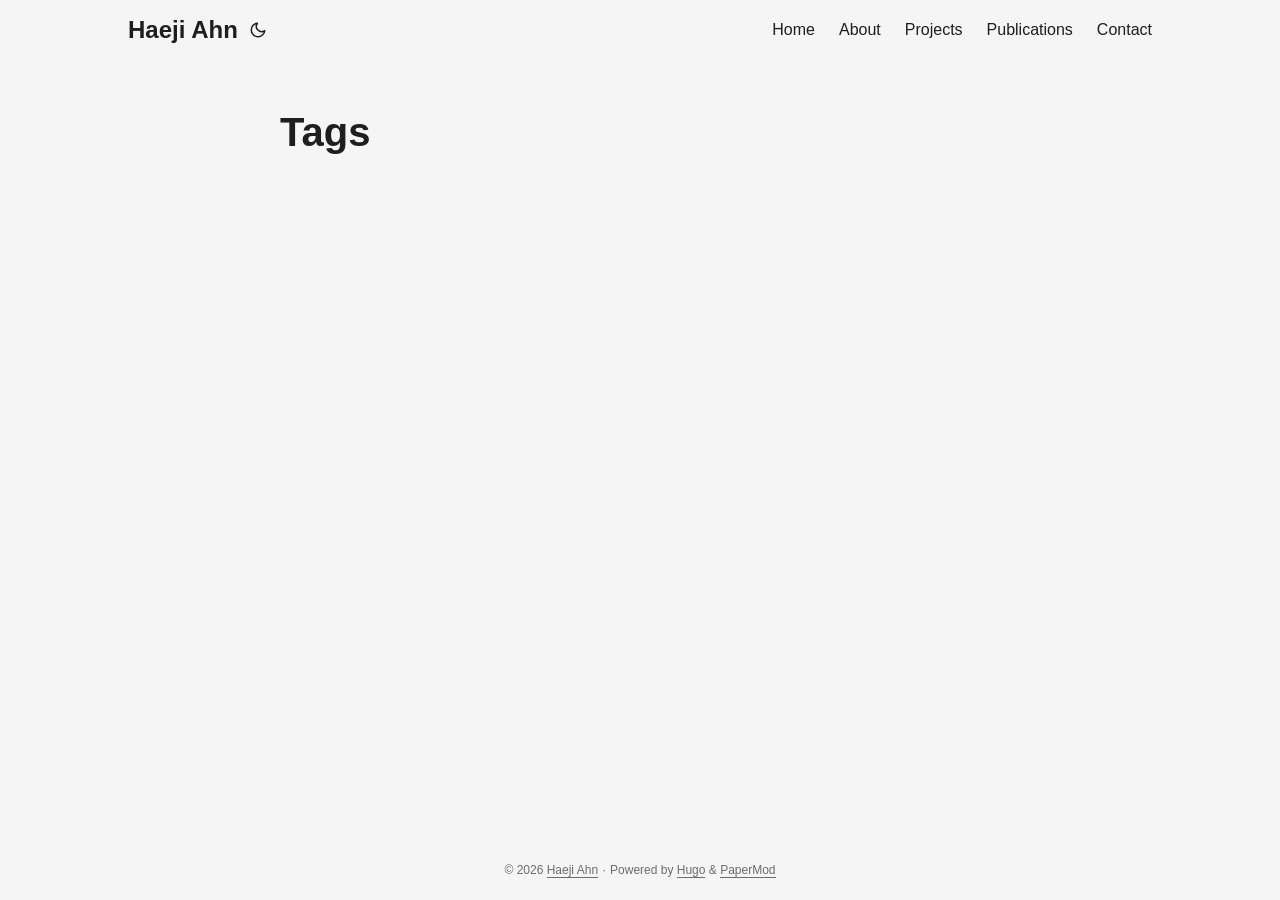
<file: tags/index.html>
<!DOCTYPE html>
<html lang="en" dir="auto" data-theme="auto">

<head><meta charset="utf-8">
<meta http-equiv="X-UA-Compatible" content="IE=edge">
<meta name="viewport" content="width=device-width, initial-scale=1, shrink-to-fit=no">
<meta name="robots" content="index, follow">
<title>Tags | Haeji Ahn</title>
<meta name="keywords" content="">
<meta name="description" content="Graduate Student at UChicago (MSCAPP) | Master in Criminology">
<meta name="author" content="Haeji Ahn">
<link rel="canonical" href="https://ahaeji925.github.io/tags/">
<link crossorigin="anonymous" href="/assets/css/stylesheet.aa226244e458c38bd72b3a7488647a0bc6bc22e32a17c0190eeffc9864e9c6c0.css" integrity="sha256-qiJiRORYw4vXKzp0iGR6C8a8IuMqF8AZDu/8mGTpxsA=" rel="preload stylesheet" as="style">
<link rel="icon" href="https://ahaeji925.github.io/favicon.ico">
<link rel="icon" type="image/png" sizes="16x16" href="https://ahaeji925.github.io/favicon-16x16.png">
<link rel="icon" type="image/png" sizes="32x32" href="https://ahaeji925.github.io/favicon-32x32.png">
<link rel="apple-touch-icon" href="https://ahaeji925.github.io/apple-touch-icon.png">
<link rel="mask-icon" href="https://ahaeji925.github.io/safari-pinned-tab.svg">
<meta name="theme-color" content="#2e2e33">
<meta name="msapplication-TileColor" content="#2e2e33">
<link rel="alternate" type="application/rss+xml" href="https://ahaeji925.github.io/tags/index.xml" title="rss">
<link rel="alternate" hreflang="en" href="https://ahaeji925.github.io/tags/">
<noscript>
    <style>
        #theme-toggle,
        .top-link {
            display: none;
        }

    </style>
    <style>
        @media (prefers-color-scheme: dark) {
            :root {
                --theme: rgb(29, 30, 32);
                --entry: rgb(46, 46, 51);
                --primary: rgb(218, 218, 219);
                --secondary: rgb(155, 156, 157);
                --tertiary: rgb(65, 66, 68);
                --content: rgb(196, 196, 197);
                --code-block-bg: rgb(46, 46, 51);
                --code-bg: rgb(55, 56, 62);
                --border: rgb(51, 51, 51);
                color-scheme: dark;
            }

            .list {
                background: var(--theme);
            }

            .toc {
                background: var(--entry);
            }
        }

        @media (prefers-color-scheme: light) {
            .list::-webkit-scrollbar-thumb {
                border-color: var(--code-bg);
            }
        }

    </style>
</noscript>
<script>
    if (localStorage.getItem("pref-theme") === "dark") {
        document.querySelector("html").dataset.theme = 'dark';
    } else if (localStorage.getItem("pref-theme") === "light") {
       document.querySelector("html").dataset.theme = 'light';
    } else if (window.matchMedia('(prefers-color-scheme: dark)').matches) {
        document.querySelector("html").dataset.theme = 'dark';
    } else {
        document.querySelector("html").dataset.theme = 'light';
    }

</script><meta property="og:url" content="https://ahaeji925.github.io/tags/">
  <meta property="og:site_name" content="Haeji Ahn">
  <meta property="og:title" content="Tags">
  <meta property="og:description" content="Graduate Student at UChicago (MSCAPP) | Master in Criminology">
  <meta property="og:locale" content="en-us">
  <meta property="og:type" content="website">
<meta name="twitter:card" content="summary">
<meta name="twitter:title" content="Tags">
<meta name="twitter:description" content="Graduate Student at UChicago (MSCAPP) | Master in Criminology">

</head>
<body class="list" id="top">
    <header class="header">
    <nav class="nav">
        <div class="logo">
            <a href="https://ahaeji925.github.io/" accesskey="h" title="Haeji Ahn (Alt + H)">Haeji Ahn</a>
            <div class="logo-switches">
                <button id="theme-toggle" accesskey="t" title="(Alt + T)" aria-label="Toggle theme">
                    <svg id="moon" xmlns="http://www.w3.org/2000/svg" width="24" height="18" viewBox="0 0 24 24"
                        fill="none" stroke="currentColor" stroke-width="2" stroke-linecap="round"
                        stroke-linejoin="round">
                        <path d="M21 12.79A9 9 0 1 1 11.21 3 7 7 0 0 0 21 12.79z"></path>
                    </svg>
                    <svg id="sun" xmlns="http://www.w3.org/2000/svg" width="24" height="18" viewBox="0 0 24 24"
                        fill="none" stroke="currentColor" stroke-width="2" stroke-linecap="round"
                        stroke-linejoin="round">
                        <circle cx="12" cy="12" r="5"></circle>
                        <line x1="12" y1="1" x2="12" y2="3"></line>
                        <line x1="12" y1="21" x2="12" y2="23"></line>
                        <line x1="4.22" y1="4.22" x2="5.64" y2="5.64"></line>
                        <line x1="18.36" y1="18.36" x2="19.78" y2="19.78"></line>
                        <line x1="1" y1="12" x2="3" y2="12"></line>
                        <line x1="21" y1="12" x2="23" y2="12"></line>
                        <line x1="4.22" y1="19.78" x2="5.64" y2="18.36"></line>
                        <line x1="18.36" y1="5.64" x2="19.78" y2="4.22"></line>
                    </svg>
                </button>
            </div>
        </div>
        <ul id="menu">
            <li>
                <a href="https://ahaeji925.github.io/" title="Home">
                    <span>Home</span>
                </a>
            </li>
            <li>
                <a href="https://ahaeji925.github.io/about/" title="About">
                    <span>About</span>
                </a>
            </li>
            <li>
                <a href="https://ahaeji925.github.io/projects/" title="Projects">
                    <span>Projects</span>
                </a>
            </li>
            <li>
                <a href="https://ahaeji925.github.io/publications/" title="Publications">
                    <span>Publications</span>
                </a>
            </li>
            <li>
                <a href="https://ahaeji925.github.io/contact/" title="Contact">
                    <span>Contact</span>
                </a>
            </li>
        </ul>
    </nav>
</header>
<main class="main">
<header class="page-header">
    <h1>Tags</h1>
</header>

<ul class="terms-tags">
</ul>
    </main>
    
<footer class="footer">
        <span>&copy; 2026 <a href="https://ahaeji925.github.io/">Haeji Ahn</a></span> · 

    <span>
        Powered by
        <a href="https://gohugo.io/" rel="noopener noreferrer" target="_blank">Hugo</a> &
        <a href="https://github.com/adityatelange/hugo-PaperMod/" rel="noopener" target="_blank">PaperMod</a>
    </span>
</footer>
<a href="#top" aria-label="go to top" title="Go to Top (Alt + G)" class="top-link" id="top-link" accesskey="g">
    <svg xmlns="http://www.w3.org/2000/svg" viewBox="0 0 12 6" fill="currentColor">
        <path d="M12 6H0l6-6z" />
    </svg>
</a>

<script>
    let menu = document.getElementById('menu');
    if (menu) {
        
        const scrollPosition = localStorage.getItem("menu-scroll-position");
        if (scrollPosition) {
            menu.scrollLeft = parseInt(scrollPosition, 10);
        }
        
        menu.onscroll = function () {
            localStorage.setItem("menu-scroll-position", menu.scrollLeft);
        }
    }

    document.querySelectorAll('a[href^="#"]').forEach(anchor => {
        anchor.addEventListener("click", function (e) {
            e.preventDefault();
            var id = this.getAttribute("href").substr(1);
            if (!window.matchMedia('(prefers-reduced-motion: reduce)').matches) {
                document.querySelector(`[id='${decodeURIComponent(id)}']`).scrollIntoView({
                    behavior: "smooth"
                });
            } else {
                document.querySelector(`[id='${decodeURIComponent(id)}']`).scrollIntoView();
            }
            if (id === "top") {
                history.replaceState(null, null, " ");
            } else {
                history.pushState(null, null, `#${id}`);
            }
        });
    });

</script>
<script>
    var mybutton = document.getElementById("top-link");
    window.onscroll = function () {
        if (document.body.scrollTop > 800 || document.documentElement.scrollTop > 800) {
            mybutton.style.visibility = "visible";
            mybutton.style.opacity = "1";
        } else {
            mybutton.style.visibility = "hidden";
            mybutton.style.opacity = "0";
        }
    };

</script>
<script>
    document.getElementById("theme-toggle").addEventListener("click", () => {
        const html = document.querySelector("html");
        if (html.dataset.theme === "dark") {
            html.dataset.theme = 'light';
            localStorage.setItem("pref-theme", 'light');
        } else {
            html.dataset.theme = 'dark';
            localStorage.setItem("pref-theme", 'dark');
        }
    })

</script>
</body>

</html>
</file>
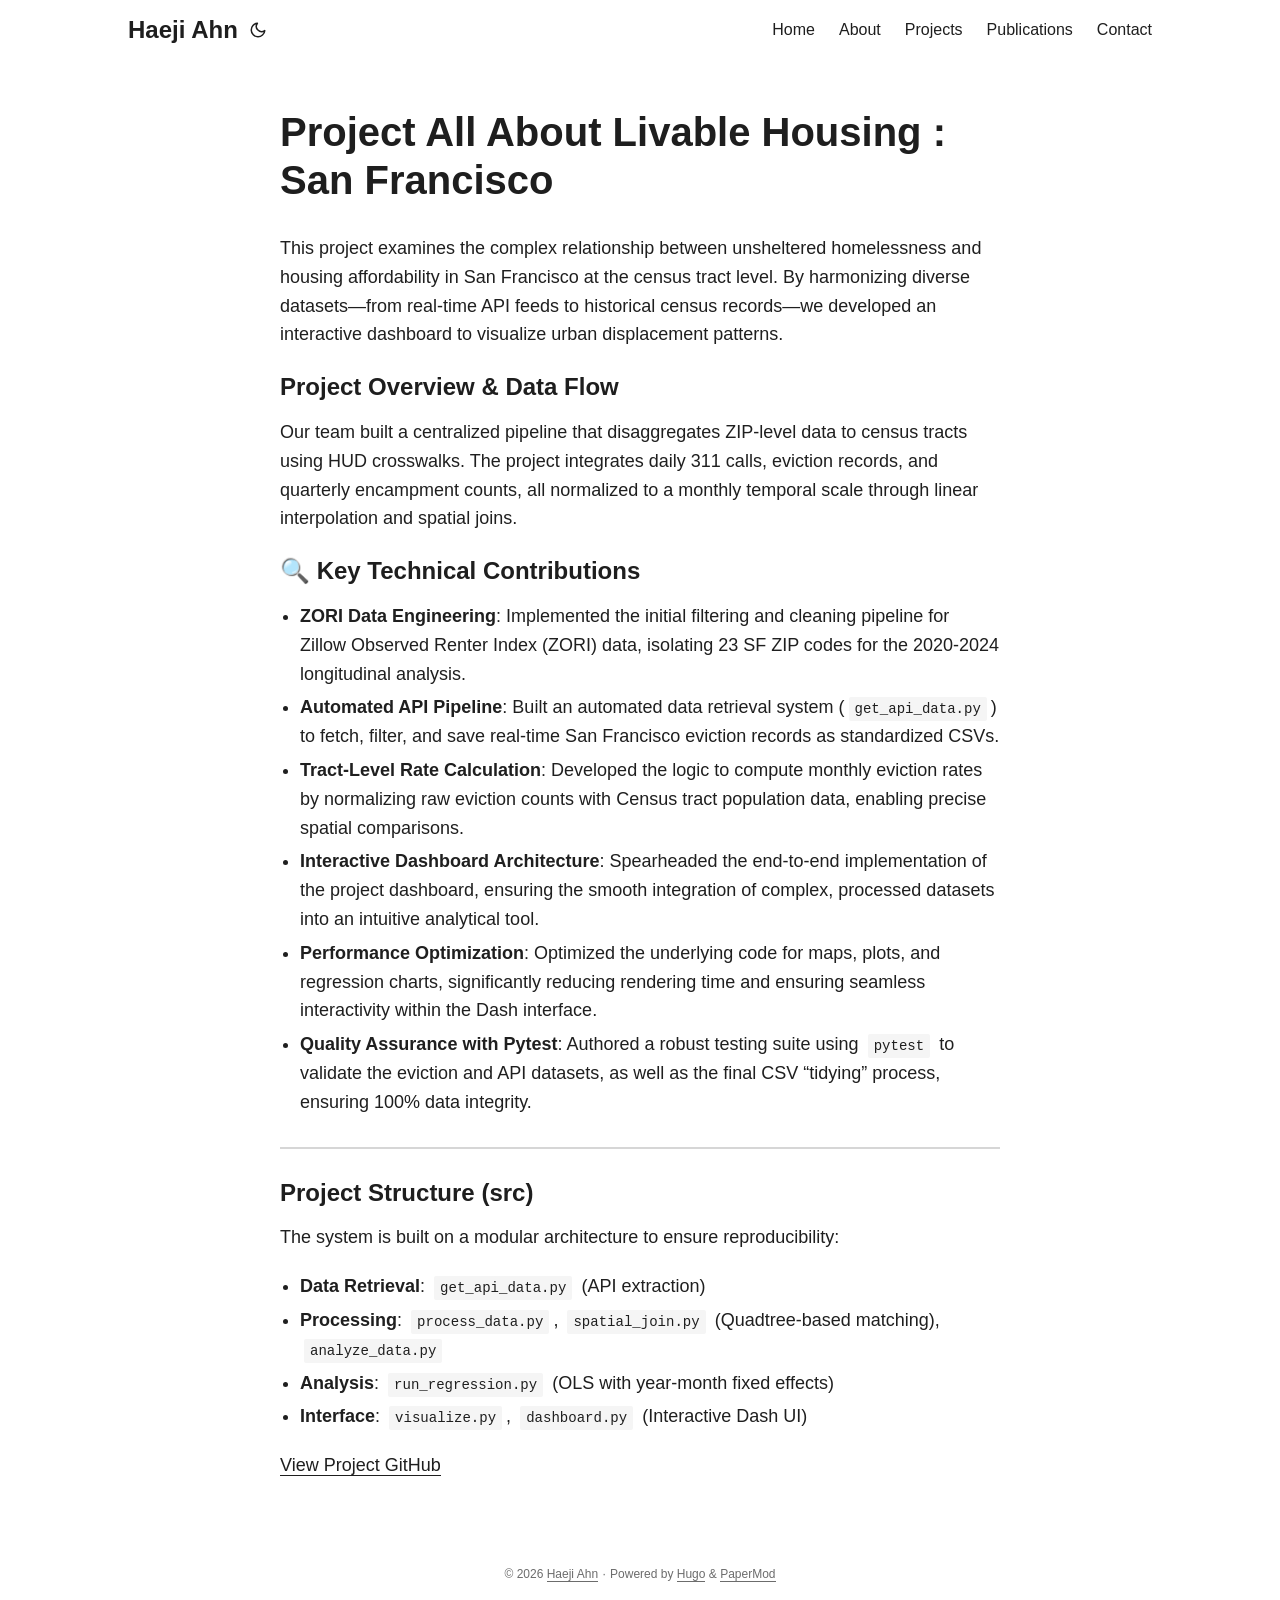
<file: projects/sf-homelessness/index.html>
<!DOCTYPE html>
<html lang="en" dir="auto" data-theme="auto">

<head><meta charset="utf-8">
<meta http-equiv="X-UA-Compatible" content="IE=edge">
<meta name="viewport" content="width=device-width, initial-scale=1, shrink-to-fit=no">
<meta name="robots" content="index, follow">
<title>Project All About Livable Housing : San Francisco | Haeji Ahn</title>
<meta name="keywords" content="">
<meta name="description" content="This project examines the complex relationship between unsheltered homelessness and housing affordability in San Francisco at the census tract level. By harmonizing diverse datasets—from real-time API feeds to historical census records—we developed an interactive dashboard to visualize urban displacement patterns.
Project Overview &amp; Data Flow
Our team built a centralized pipeline that disaggregates ZIP-level data to census tracts using HUD crosswalks. The project integrates daily 311 calls, eviction records, and quarterly encampment counts, all normalized to a monthly temporal scale through linear interpolation and spatial joins.">
<meta name="author" content="Haeji Ahn">
<link rel="canonical" href="https://ahaeji925.github.io/projects/sf-homelessness/">
<link crossorigin="anonymous" href="/assets/css/stylesheet.aa226244e458c38bd72b3a7488647a0bc6bc22e32a17c0190eeffc9864e9c6c0.css" integrity="sha256-qiJiRORYw4vXKzp0iGR6C8a8IuMqF8AZDu/8mGTpxsA=" rel="preload stylesheet" as="style">
<link rel="icon" href="https://ahaeji925.github.io/favicon.ico">
<link rel="icon" type="image/png" sizes="16x16" href="https://ahaeji925.github.io/favicon-16x16.png">
<link rel="icon" type="image/png" sizes="32x32" href="https://ahaeji925.github.io/favicon-32x32.png">
<link rel="apple-touch-icon" href="https://ahaeji925.github.io/apple-touch-icon.png">
<link rel="mask-icon" href="https://ahaeji925.github.io/safari-pinned-tab.svg">
<meta name="theme-color" content="#2e2e33">
<meta name="msapplication-TileColor" content="#2e2e33">
<link rel="alternate" hreflang="en" href="https://ahaeji925.github.io/projects/sf-homelessness/">
<noscript>
    <style>
        #theme-toggle,
        .top-link {
            display: none;
        }

    </style>
    <style>
        @media (prefers-color-scheme: dark) {
            :root {
                --theme: rgb(29, 30, 32);
                --entry: rgb(46, 46, 51);
                --primary: rgb(218, 218, 219);
                --secondary: rgb(155, 156, 157);
                --tertiary: rgb(65, 66, 68);
                --content: rgb(196, 196, 197);
                --code-block-bg: rgb(46, 46, 51);
                --code-bg: rgb(55, 56, 62);
                --border: rgb(51, 51, 51);
                color-scheme: dark;
            }

            .list {
                background: var(--theme);
            }

            .toc {
                background: var(--entry);
            }
        }

        @media (prefers-color-scheme: light) {
            .list::-webkit-scrollbar-thumb {
                border-color: var(--code-bg);
            }
        }

    </style>
</noscript>
<script>
    if (localStorage.getItem("pref-theme") === "dark") {
        document.querySelector("html").dataset.theme = 'dark';
    } else if (localStorage.getItem("pref-theme") === "light") {
       document.querySelector("html").dataset.theme = 'light';
    } else if (window.matchMedia('(prefers-color-scheme: dark)').matches) {
        document.querySelector("html").dataset.theme = 'dark';
    } else {
        document.querySelector("html").dataset.theme = 'light';
    }

</script><meta property="og:url" content="https://ahaeji925.github.io/projects/sf-homelessness/">
  <meta property="og:site_name" content="Haeji Ahn">
  <meta property="og:title" content="Project All About Livable Housing : San Francisco">
  <meta property="og:description" content="This project examines the complex relationship between unsheltered homelessness and housing affordability in San Francisco at the census tract level. By harmonizing diverse datasets—from real-time API feeds to historical census records—we developed an interactive dashboard to visualize urban displacement patterns.
Project Overview &amp; Data Flow Our team built a centralized pipeline that disaggregates ZIP-level data to census tracts using HUD crosswalks. The project integrates daily 311 calls, eviction records, and quarterly encampment counts, all normalized to a monthly temporal scale through linear interpolation and spatial joins.">
  <meta property="og:locale" content="en-us">
  <meta property="og:type" content="article">
    <meta property="article:section" content="projects">
<meta name="twitter:card" content="summary">
<meta name="twitter:title" content="Project All About Livable Housing : San Francisco">
<meta name="twitter:description" content="This project examines the complex relationship between unsheltered homelessness and housing affordability in San Francisco at the census tract level. By harmonizing diverse datasets—from real-time API feeds to historical census records—we developed an interactive dashboard to visualize urban displacement patterns.
Project Overview &amp; Data Flow
Our team built a centralized pipeline that disaggregates ZIP-level data to census tracts using HUD crosswalks. The project integrates daily 311 calls, eviction records, and quarterly encampment counts, all normalized to a monthly temporal scale through linear interpolation and spatial joins.">


<script type="application/ld+json">
{
  "@context": "https://schema.org",
  "@type": "BreadcrumbList",
  "itemListElement": [
    {
      "@type": "ListItem",
      "position":  1 ,
      "name": "Projects",
      "item": "https://ahaeji925.github.io/projects/"
    }, 
    {
      "@type": "ListItem",
      "position":  2 ,
      "name": "Project All About Livable Housing : San Francisco",
      "item": "https://ahaeji925.github.io/projects/sf-homelessness/"
    }
  ]
}
</script>
<script type="application/ld+json">
{
  "@context": "https://schema.org",
  "@type": "BlogPosting",
  "headline": "Project All About Livable Housing : San Francisco",
  "name": "Project All About Livable Housing : San Francisco",
  "description": "This project examines the complex relationship between unsheltered homelessness and housing affordability in San Francisco at the census tract level. By harmonizing diverse datasets—from real-time API feeds to historical census records—we developed an interactive dashboard to visualize urban displacement patterns.\nProject Overview \u0026amp; Data Flow Our team built a centralized pipeline that disaggregates ZIP-level data to census tracts using HUD crosswalks. The project integrates daily 311 calls, eviction records, and quarterly encampment counts, all normalized to a monthly temporal scale through linear interpolation and spatial joins.\n",
  "keywords": [
    
  ],
  "articleBody": "This project examines the complex relationship between unsheltered homelessness and housing affordability in San Francisco at the census tract level. By harmonizing diverse datasets—from real-time API feeds to historical census records—we developed an interactive dashboard to visualize urban displacement patterns.\nProject Overview \u0026 Data Flow Our team built a centralized pipeline that disaggregates ZIP-level data to census tracts using HUD crosswalks. The project integrates daily 311 calls, eviction records, and quarterly encampment counts, all normalized to a monthly temporal scale through linear interpolation and spatial joins.\n🔍 Key Technical Contributions ZORI Data Engineering: Implemented the initial filtering and cleaning pipeline for Zillow Observed Renter Index (ZORI) data, isolating 23 SF ZIP codes for the 2020-2024 longitudinal analysis. Automated API Pipeline: Built an automated data retrieval system (get_api_data.py) to fetch, filter, and save real-time San Francisco eviction records as standardized CSVs. Tract-Level Rate Calculation: Developed the logic to compute monthly eviction rates by normalizing raw eviction counts with Census tract population data, enabling precise spatial comparisons. Interactive Dashboard Architecture: Spearheaded the end-to-end implementation of the project dashboard, ensuring the smooth integration of complex, processed datasets into an intuitive analytical tool. Performance Optimization: Optimized the underlying code for maps, plots, and regression charts, significantly reducing rendering time and ensuring seamless interactivity within the Dash interface. Quality Assurance with Pytest: Authored a robust testing suite using pytest to validate the eviction and API datasets, as well as the final CSV “tidying” process, ensuring 100% data integrity. Project Structure (src) The system is built on a modular architecture to ensure reproducibility:\nData Retrieval: get_api_data.py (API extraction) Processing: process_data.py, spatial_join.py (Quadtree-based matching), analyze_data.py Analysis: run_regression.py (OLS with year-month fixed effects) Interface: visualize.py, dashboard.py (Interactive Dash UI) View Project GitHub\n",
  "wordCount" : "284",
  "inLanguage": "en",
  "datePublished": "0001-01-01T00:00:00Z",
  "dateModified": "0001-01-01T00:00:00Z",
  "author":{
    "@type": "Person",
    "name": "Haeji Ahn"
  },
  "mainEntityOfPage": {
    "@type": "WebPage",
    "@id": "https://ahaeji925.github.io/projects/sf-homelessness/"
  },
  "publisher": {
    "@type": "Organization",
    "name": "Haeji Ahn",
    "logo": {
      "@type": "ImageObject",
      "url": "https://ahaeji925.github.io/favicon.ico"
    }
  }
}
</script>
</head>
<body id="top">
    <header class="header">
    <nav class="nav">
        <div class="logo">
            <a href="https://ahaeji925.github.io/" accesskey="h" title="Haeji Ahn (Alt + H)">Haeji Ahn</a>
            <div class="logo-switches">
                <button id="theme-toggle" accesskey="t" title="(Alt + T)" aria-label="Toggle theme">
                    <svg id="moon" xmlns="http://www.w3.org/2000/svg" width="24" height="18" viewBox="0 0 24 24"
                        fill="none" stroke="currentColor" stroke-width="2" stroke-linecap="round"
                        stroke-linejoin="round">
                        <path d="M21 12.79A9 9 0 1 1 11.21 3 7 7 0 0 0 21 12.79z"></path>
                    </svg>
                    <svg id="sun" xmlns="http://www.w3.org/2000/svg" width="24" height="18" viewBox="0 0 24 24"
                        fill="none" stroke="currentColor" stroke-width="2" stroke-linecap="round"
                        stroke-linejoin="round">
                        <circle cx="12" cy="12" r="5"></circle>
                        <line x1="12" y1="1" x2="12" y2="3"></line>
                        <line x1="12" y1="21" x2="12" y2="23"></line>
                        <line x1="4.22" y1="4.22" x2="5.64" y2="5.64"></line>
                        <line x1="18.36" y1="18.36" x2="19.78" y2="19.78"></line>
                        <line x1="1" y1="12" x2="3" y2="12"></line>
                        <line x1="21" y1="12" x2="23" y2="12"></line>
                        <line x1="4.22" y1="19.78" x2="5.64" y2="18.36"></line>
                        <line x1="18.36" y1="5.64" x2="19.78" y2="4.22"></line>
                    </svg>
                </button>
            </div>
        </div>
        <ul id="menu">
            <li>
                <a href="https://ahaeji925.github.io/" title="Home">
                    <span>Home</span>
                </a>
            </li>
            <li>
                <a href="https://ahaeji925.github.io/about/" title="About">
                    <span>About</span>
                </a>
            </li>
            <li>
                <a href="https://ahaeji925.github.io/projects/" title="Projects">
                    <span>Projects</span>
                </a>
            </li>
            <li>
                <a href="https://ahaeji925.github.io/publications/" title="Publications">
                    <span>Publications</span>
                </a>
            </li>
            <li>
                <a href="https://ahaeji925.github.io/contact/" title="Contact">
                    <span>Contact</span>
                </a>
            </li>
        </ul>
    </nav>
</header>
<main class="main">

<article class="post-single">
  <header class="post-header">
    
    <h1 class="post-title entry-hint-parent">
      Project All About Livable Housing : San Francisco
    </h1>
  </header> 
  <div class="post-content"><p>This project examines the complex relationship between unsheltered homelessness and housing affordability in San Francisco at the census tract level. By harmonizing diverse datasets—from real-time API feeds to historical census records—we developed an interactive dashboard to visualize urban displacement patterns.</p>
<h3 id="project-overview--data-flow">Project Overview &amp; Data Flow<a hidden class="anchor" aria-hidden="true" href="#project-overview--data-flow">#</a></h3>
<p>Our team built a centralized pipeline that disaggregates ZIP-level data to census tracts using HUD crosswalks. The project integrates daily 311 calls, eviction records, and quarterly encampment counts, all normalized to a monthly temporal scale through linear interpolation and spatial joins.</p>
<h3 id="-key-technical-contributions">🔍 Key Technical Contributions<a hidden class="anchor" aria-hidden="true" href="#-key-technical-contributions">#</a></h3>
<ul>
<li><strong>ZORI Data Engineering</strong>: Implemented the initial filtering and cleaning pipeline for Zillow Observed Renter Index (ZORI) data, isolating 23 SF ZIP codes for the 2020-2024 longitudinal analysis.</li>
<li><strong>Automated API Pipeline</strong>: Built an automated data retrieval system (<code>get_api_data.py</code>) to fetch, filter, and save real-time San Francisco eviction records as standardized CSVs.</li>
<li><strong>Tract-Level Rate Calculation</strong>: Developed the logic to compute monthly eviction rates by normalizing raw eviction counts with Census tract population data, enabling precise spatial comparisons.</li>
<li><strong>Interactive Dashboard Architecture</strong>: Spearheaded the end-to-end implementation of the project dashboard, ensuring the smooth integration of complex, processed datasets into an intuitive analytical tool.</li>
<li><strong>Performance Optimization</strong>: Optimized the underlying code for maps, plots, and regression charts, significantly reducing rendering time and ensuring seamless interactivity within the Dash interface.</li>
<li><strong>Quality Assurance with Pytest</strong>: Authored a robust testing suite using <code>pytest</code> to validate the eviction and API datasets, as well as the final CSV &ldquo;tidying&rdquo; process, ensuring 100% data integrity.</li>
</ul>
<hr>
<h3 id="project-structure-src">Project Structure (src)<a hidden class="anchor" aria-hidden="true" href="#project-structure-src">#</a></h3>
<p>The system is built on a modular architecture to ensure reproducibility:</p>
<ul>
<li><strong>Data Retrieval</strong>: <code>get_api_data.py</code> (API extraction)</li>
<li><strong>Processing</strong>: <code>process_data.py</code>, <code>spatial_join.py</code> (Quadtree-based matching), <code>analyze_data.py</code></li>
<li><strong>Analysis</strong>: <code>run_regression.py</code> (OLS with year-month fixed effects)</li>
<li><strong>Interface</strong>: <code>visualize.py</code>, <code>dashboard.py</code> (Interactive Dash UI)</li>
</ul>
<p><a href="https://github.com/uchicago-2026-capp30122/project-all-access-livable-housing">View Project GitHub</a></p>


  </div>

  <footer class="post-footer">
    <ul class="post-tags">
    </ul>

<ul class="share-buttons">
    <li>
        <a target="_blank" rel="noopener noreferrer" aria-label="share Project All About Livable Housing : San Francisco on x"
            href="https://x.com/intent/tweet/?text=Project%20All%20About%20Livable%20Housing%20%3a%20San%20Francisco&amp;url=https%3a%2f%2fahaeji925.github.io%2fprojects%2fsf-homelessness%2f&amp;hashtags=">
            <svg version="1.1" viewBox="0 0 512 512" xml:space="preserve" height="30px" width="30px" fill="currentColor">
                <path
                    d="M512 62.554 L 512 449.446 C 512 483.97 483.97 512 449.446 512 L 62.554 512 C 28.03 512 0 483.97 0 449.446 L 0 62.554 C 0 28.03 28.029 0 62.554 0 L 449.446 0 C 483.971 0 512 28.03 512 62.554 Z M 269.951 190.75 L 182.567 75.216 L 56 75.216 L 207.216 272.95 L 63.9 436.783 L 125.266 436.783 L 235.9 310.383 L 332.567 436.783 L 456 436.783 L 298.367 228.367 L 432.367 75.216 L 371.033 75.216 Z M 127.633 110 L 164.101 110 L 383.481 400.065 L 349.5 400.065 Z" />
            </svg>
        </a>
    </li>
    <li>
        <a target="_blank" rel="noopener noreferrer" aria-label="share Project All About Livable Housing : San Francisco on linkedin"
            href="https://www.linkedin.com/shareArticle?mini=true&amp;url=https%3a%2f%2fahaeji925.github.io%2fprojects%2fsf-homelessness%2f&amp;title=Project%20All%20About%20Livable%20Housing%20%3a%20San%20Francisco&amp;summary=Project%20All%20About%20Livable%20Housing%20%3a%20San%20Francisco&amp;source=https%3a%2f%2fahaeji925.github.io%2fprojects%2fsf-homelessness%2f">
            <svg version="1.1" viewBox="0 0 512 512" xml:space="preserve" height="30px" width="30px" fill="currentColor">
                <path
                    d="M449.446,0c34.525,0 62.554,28.03 62.554,62.554l0,386.892c0,34.524 -28.03,62.554 -62.554,62.554l-386.892,0c-34.524,0 -62.554,-28.03 -62.554,-62.554l0,-386.892c0,-34.524 28.029,-62.554 62.554,-62.554l386.892,0Zm-288.985,423.278l0,-225.717l-75.04,0l0,225.717l75.04,0Zm270.539,0l0,-129.439c0,-69.333 -37.018,-101.586 -86.381,-101.586c-39.804,0 -57.634,21.891 -67.617,37.266l0,-31.958l-75.021,0c0.995,21.181 0,225.717 0,225.717l75.02,0l0,-126.056c0,-6.748 0.486,-13.492 2.474,-18.315c5.414,-13.475 17.767,-27.434 38.494,-27.434c27.135,0 38.007,20.707 38.007,51.037l0,120.768l75.024,0Zm-307.552,-334.556c-25.674,0 -42.448,16.879 -42.448,39.002c0,21.658 16.264,39.002 41.455,39.002l0.484,0c26.165,0 42.452,-17.344 42.452,-39.002c-0.485,-22.092 -16.241,-38.954 -41.943,-39.002Z" />
            </svg>
        </a>
    </li>
    <li>
        <a target="_blank" rel="noopener noreferrer" aria-label="share Project All About Livable Housing : San Francisco on reddit"
            href="https://reddit.com/submit?url=https%3a%2f%2fahaeji925.github.io%2fprojects%2fsf-homelessness%2f&title=Project%20All%20About%20Livable%20Housing%20%3a%20San%20Francisco">
            <svg version="1.1" viewBox="0 0 512 512" xml:space="preserve" height="30px" width="30px" fill="currentColor">
                <path
                    d="M449.446,0c34.525,0 62.554,28.03 62.554,62.554l0,386.892c0,34.524 -28.03,62.554 -62.554,62.554l-386.892,0c-34.524,0 -62.554,-28.03 -62.554,-62.554l0,-386.892c0,-34.524 28.029,-62.554 62.554,-62.554l386.892,0Zm-3.446,265.638c0,-22.964 -18.616,-41.58 -41.58,-41.58c-11.211,0 -21.361,4.457 -28.841,11.666c-28.424,-20.508 -67.586,-33.757 -111.204,-35.278l18.941,-89.121l61.884,13.157c0.756,15.734 13.642,28.29 29.56,28.29c16.407,0 29.706,-13.299 29.706,-29.701c0,-16.403 -13.299,-29.702 -29.706,-29.702c-11.666,0 -21.657,6.792 -26.515,16.578l-69.105,-14.69c-1.922,-0.418 -3.939,-0.042 -5.585,1.036c-1.658,1.073 -2.811,2.761 -3.224,4.686l-21.152,99.438c-44.258,1.228 -84.046,14.494 -112.837,35.232c-7.468,-7.164 -17.589,-11.591 -28.757,-11.591c-22.965,0 -41.585,18.616 -41.585,41.58c0,16.896 10.095,31.41 24.568,37.918c-0.639,4.135 -0.99,8.328 -0.99,12.576c0,63.977 74.469,115.836 166.33,115.836c91.861,0 166.334,-51.859 166.334,-115.836c0,-4.218 -0.347,-8.387 -0.977,-12.493c14.564,-6.47 24.735,-21.034 24.735,-38.001Zm-119.474,108.193c-20.27,20.241 -59.115,21.816 -70.534,21.816c-11.428,0 -50.277,-1.575 -70.522,-21.82c-3.007,-3.008 -3.007,-7.882 0,-10.889c3.003,-2.999 7.882,-3.003 10.885,0c12.777,12.781 40.11,17.317 59.637,17.317c19.522,0 46.86,-4.536 59.657,-17.321c3.016,-2.999 7.886,-2.995 10.885,0.008c3.008,3.011 3.003,7.882 -0.008,10.889Zm-5.23,-48.781c-16.373,0 -29.701,-13.324 -29.701,-29.698c0,-16.381 13.328,-29.714 29.701,-29.714c16.378,0 29.706,13.333 29.706,29.714c0,16.374 -13.328,29.698 -29.706,29.698Zm-160.386,-29.702c0,-16.381 13.328,-29.71 29.714,-29.71c16.369,0 29.689,13.329 29.689,29.71c0,16.373 -13.32,29.693 -29.689,29.693c-16.386,0 -29.714,-13.32 -29.714,-29.693Z" />
            </svg>
        </a>
    </li>
    <li>
        <a target="_blank" rel="noopener noreferrer" aria-label="share Project All About Livable Housing : San Francisco on facebook"
            href="https://facebook.com/sharer/sharer.php?u=https%3a%2f%2fahaeji925.github.io%2fprojects%2fsf-homelessness%2f">
            <svg version="1.1" viewBox="0 0 512 512" xml:space="preserve" height="30px" width="30px" fill="currentColor">
                <path
                    d="M449.446,0c34.525,0 62.554,28.03 62.554,62.554l0,386.892c0,34.524 -28.03,62.554 -62.554,62.554l-106.468,0l0,-192.915l66.6,0l12.672,-82.621l-79.272,0l0,-53.617c0,-22.603 11.073,-44.636 46.58,-44.636l36.042,0l0,-70.34c0,0 -32.71,-5.582 -63.982,-5.582c-65.288,0 -107.96,39.569 -107.96,111.204l0,62.971l-72.573,0l0,82.621l72.573,0l0,192.915l-191.104,0c-34.524,0 -62.554,-28.03 -62.554,-62.554l0,-386.892c0,-34.524 28.029,-62.554 62.554,-62.554l386.892,0Z" />
            </svg>
        </a>
    </li>
    <li>
        <a target="_blank" rel="noopener noreferrer" aria-label="share Project All About Livable Housing : San Francisco on whatsapp"
            href="https://api.whatsapp.com/send?text=Project%20All%20About%20Livable%20Housing%20%3a%20San%20Francisco%20-%20https%3a%2f%2fahaeji925.github.io%2fprojects%2fsf-homelessness%2f">
            <svg version="1.1" viewBox="0 0 512 512" xml:space="preserve" height="30px" width="30px" fill="currentColor">
                <path
                    d="M449.446,0c34.525,0 62.554,28.03 62.554,62.554l0,386.892c0,34.524 -28.03,62.554 -62.554,62.554l-386.892,0c-34.524,0 -62.554,-28.03 -62.554,-62.554l0,-386.892c0,-34.524 28.029,-62.554 62.554,-62.554l386.892,0Zm-58.673,127.703c-33.842,-33.881 -78.847,-52.548 -126.798,-52.568c-98.799,0 -179.21,80.405 -179.249,179.234c-0.013,31.593 8.241,62.428 23.927,89.612l-25.429,92.884l95.021,-24.925c26.181,14.28 55.659,21.807 85.658,21.816l0.074,0c98.789,0 179.206,-80.413 179.247,-179.243c0.018,-47.895 -18.61,-92.93 -52.451,-126.81Zm-126.797,275.782l-0.06,0c-26.734,-0.01 -52.954,-7.193 -75.828,-20.767l-5.441,-3.229l-56.386,14.792l15.05,-54.977l-3.542,-5.637c-14.913,-23.72 -22.791,-51.136 -22.779,-79.287c0.033,-82.142 66.867,-148.971 149.046,-148.971c39.793,0.014 77.199,15.531 105.329,43.692c28.128,28.16 43.609,65.592 43.594,105.4c-0.034,82.149 -66.866,148.983 -148.983,148.984Zm81.721,-111.581c-4.479,-2.242 -26.499,-13.075 -30.604,-14.571c-4.105,-1.495 -7.091,-2.241 -10.077,2.241c-2.986,4.483 -11.569,14.572 -14.182,17.562c-2.612,2.988 -5.225,3.364 -9.703,1.12c-4.479,-2.241 -18.91,-6.97 -36.017,-22.23c-13.314,-11.876 -22.304,-26.542 -24.916,-31.026c-2.612,-4.484 -0.279,-6.908 1.963,-9.14c2.016,-2.007 4.48,-5.232 6.719,-7.847c2.24,-2.615 2.986,-4.484 4.479,-7.472c1.493,-2.99 0.747,-5.604 -0.374,-7.846c-1.119,-2.241 -10.077,-24.288 -13.809,-33.256c-3.635,-8.733 -7.327,-7.55 -10.077,-7.688c-2.609,-0.13 -5.598,-0.158 -8.583,-0.158c-2.986,0 -7.839,1.121 -11.944,5.604c-4.105,4.484 -15.675,15.32 -15.675,37.364c0,22.046 16.048,43.342 18.287,46.332c2.24,2.99 31.582,48.227 76.511,67.627c10.685,4.615 19.028,7.371 25.533,9.434c10.728,3.41 20.492,2.929 28.209,1.775c8.605,-1.285 26.499,-10.833 30.231,-21.295c3.732,-10.464 3.732,-19.431 2.612,-21.298c-1.119,-1.869 -4.105,-2.99 -8.583,-5.232Z" />
            </svg>
        </a>
    </li>
    <li>
        <a target="_blank" rel="noopener noreferrer" aria-label="share Project All About Livable Housing : San Francisco on telegram"
            href="https://telegram.me/share/url?text=Project%20All%20About%20Livable%20Housing%20%3a%20San%20Francisco&amp;url=https%3a%2f%2fahaeji925.github.io%2fprojects%2fsf-homelessness%2f">
            <svg version="1.1" xml:space="preserve" viewBox="2 2 28 28" height="30px" width="30px" fill="currentColor">
                <path
                    d="M26.49,29.86H5.5a3.37,3.37,0,0,1-2.47-1,3.35,3.35,0,0,1-1-2.47V5.48A3.36,3.36,0,0,1,3,3,3.37,3.37,0,0,1,5.5,2h21A3.38,3.38,0,0,1,29,3a3.36,3.36,0,0,1,1,2.46V26.37a3.35,3.35,0,0,1-1,2.47A3.38,3.38,0,0,1,26.49,29.86Zm-5.38-6.71a.79.79,0,0,0,.85-.66L24.73,9.24a.55.55,0,0,0-.18-.46.62.62,0,0,0-.41-.17q-.08,0-16.53,6.11a.59.59,0,0,0-.41.59.57.57,0,0,0,.43.52l4,1.24,1.61,4.83a.62.62,0,0,0,.63.43.56.56,0,0,0,.4-.17L16.54,20l4.09,3A.9.9,0,0,0,21.11,23.15ZM13.8,20.71l-1.21-4q8.72-5.55,8.78-5.55c.15,0,.23,0,.23.16a.18.18,0,0,1,0,.06s-2.51,2.3-7.52,6.8Z" />
            </svg>
        </a>
    </li>
    <li>
        <a target="_blank" rel="noopener noreferrer" aria-label="share Project All About Livable Housing : San Francisco on ycombinator"
            href="https://news.ycombinator.com/submitlink?t=Project%20All%20About%20Livable%20Housing%20%3a%20San%20Francisco&u=https%3a%2f%2fahaeji925.github.io%2fprojects%2fsf-homelessness%2f">
            <svg version="1.1" xml:space="preserve" width="30px" height="30px" viewBox="0 0 512 512" fill="currentColor"
                xmlns:inkscape="http://www.inkscape.org/namespaces/inkscape">
                <path
                    d="M449.446 0C483.971 0 512 28.03 512 62.554L512 449.446C512 483.97 483.97 512 449.446 512L62.554 512C28.03 512 0 483.97 0 449.446L0 62.554C0 28.03 28.029 0 62.554 0L449.446 0ZM183.8767 87.9921H121.8427L230.6673 292.4508V424.0079H281.3328V292.4508L390.1575 87.9921H328.1233L256 238.2489z" />
            </svg>
        </a>
    </li>
</ul>

  </footer>
</article>
    </main>
    
<footer class="footer">
        <span>&copy; 2026 <a href="https://ahaeji925.github.io/">Haeji Ahn</a></span> · 

    <span>
        Powered by
        <a href="https://gohugo.io/" rel="noopener noreferrer" target="_blank">Hugo</a> &
        <a href="https://github.com/adityatelange/hugo-PaperMod/" rel="noopener" target="_blank">PaperMod</a>
    </span>
</footer>
<a href="#top" aria-label="go to top" title="Go to Top (Alt + G)" class="top-link" id="top-link" accesskey="g">
    <svg xmlns="http://www.w3.org/2000/svg" viewBox="0 0 12 6" fill="currentColor">
        <path d="M12 6H0l6-6z" />
    </svg>
</a>

<script>
    let menu = document.getElementById('menu');
    if (menu) {
        
        const scrollPosition = localStorage.getItem("menu-scroll-position");
        if (scrollPosition) {
            menu.scrollLeft = parseInt(scrollPosition, 10);
        }
        
        menu.onscroll = function () {
            localStorage.setItem("menu-scroll-position", menu.scrollLeft);
        }
    }

    document.querySelectorAll('a[href^="#"]').forEach(anchor => {
        anchor.addEventListener("click", function (e) {
            e.preventDefault();
            var id = this.getAttribute("href").substr(1);
            if (!window.matchMedia('(prefers-reduced-motion: reduce)').matches) {
                document.querySelector(`[id='${decodeURIComponent(id)}']`).scrollIntoView({
                    behavior: "smooth"
                });
            } else {
                document.querySelector(`[id='${decodeURIComponent(id)}']`).scrollIntoView();
            }
            if (id === "top") {
                history.replaceState(null, null, " ");
            } else {
                history.pushState(null, null, `#${id}`);
            }
        });
    });

</script>
<script>
    var mybutton = document.getElementById("top-link");
    window.onscroll = function () {
        if (document.body.scrollTop > 800 || document.documentElement.scrollTop > 800) {
            mybutton.style.visibility = "visible";
            mybutton.style.opacity = "1";
        } else {
            mybutton.style.visibility = "hidden";
            mybutton.style.opacity = "0";
        }
    };

</script>
<script>
    document.getElementById("theme-toggle").addEventListener("click", () => {
        const html = document.querySelector("html");
        if (html.dataset.theme === "dark") {
            html.dataset.theme = 'light';
            localStorage.setItem("pref-theme", 'light');
        } else {
            html.dataset.theme = 'dark';
            localStorage.setItem("pref-theme", 'dark');
        }
    })

</script>
<script>
    document.querySelectorAll('pre > code').forEach((codeblock) => {
        const container = codeblock.parentNode.parentNode;

        const copybutton = document.createElement('button');
        copybutton.classList.add('copy-code');
        copybutton.innerHTML = 'copy';

        function copyingDone() {
            copybutton.innerHTML = 'copied!';
            setTimeout(() => {
                copybutton.innerHTML = 'copy';
            }, 2000);
        }

        copybutton.addEventListener('click', (cb) => {
            if ('clipboard' in navigator) {
                navigator.clipboard.writeText(codeblock.textContent);
                copyingDone();
                return;
            }

            const range = document.createRange();
            range.selectNodeContents(codeblock);
            const selection = window.getSelection();
            selection.removeAllRanges();
            selection.addRange(range);
            try {
                document.execCommand('copy');
                copyingDone();
            } catch (e) { };
            selection.removeRange(range);
        });

        if (container.classList.contains("highlight")) {
            container.appendChild(copybutton);
        } else if (container.parentNode.firstChild == container) {
            
        } else if (codeblock.parentNode.parentNode.parentNode.parentNode.parentNode.nodeName == "TABLE") {
            
            codeblock.parentNode.parentNode.parentNode.parentNode.parentNode.appendChild(copybutton);
        } else {
            
            codeblock.parentNode.appendChild(copybutton);
        }
    });
</script>
</body>

</html>
</file>
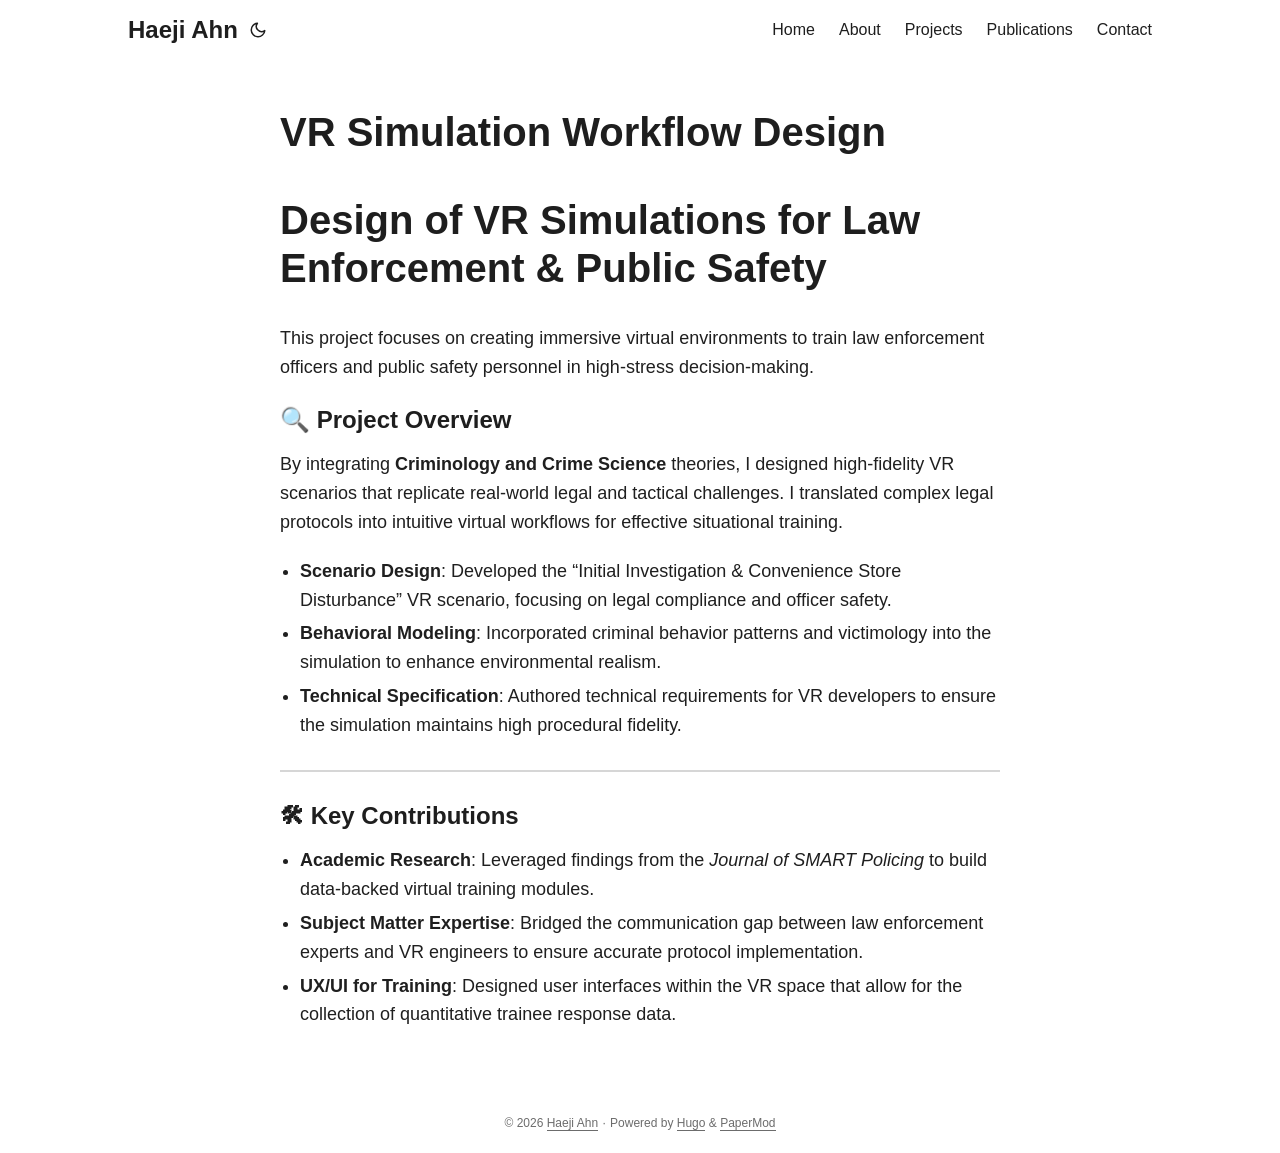
<file: projects/vr-simulation/index.html>
<!DOCTYPE html>
<html lang="en" dir="auto" data-theme="auto">

<head><meta charset="utf-8">
<meta http-equiv="X-UA-Compatible" content="IE=edge">
<meta name="viewport" content="width=device-width, initial-scale=1, shrink-to-fit=no">
<meta name="robots" content="index, follow">
<title>VR Simulation Workflow Design | Haeji Ahn</title>
<meta name="keywords" content="">
<meta name="description" content="Design of VR Simulations for Law Enforcement &amp; Public Safety
This project focuses on creating immersive virtual environments to train law enforcement officers and public safety personnel in high-stress decision-making.
🔍 Project Overview
By integrating Criminology and Crime Science theories, I designed high-fidelity VR scenarios that replicate real-world legal and tactical challenges. I translated complex legal protocols into intuitive virtual workflows for effective situational training.

Scenario Design: Developed the &ldquo;Initial Investigation &amp; Convenience Store Disturbance&rdquo; VR scenario, focusing on legal compliance and officer safety.
Behavioral Modeling: Incorporated criminal behavior patterns and victimology into the simulation to enhance environmental realism.
Technical Specification: Authored technical requirements for VR developers to ensure the simulation maintains high procedural fidelity.


🛠 Key Contributions

Academic Research: Leveraged findings from the Journal of SMART Policing to build data-backed virtual training modules.
Subject Matter Expertise: Bridged the communication gap between law enforcement experts and VR engineers to ensure accurate protocol implementation.
UX/UI for Training: Designed user interfaces within the VR space that allow for the collection of quantitative trainee response data.
">
<meta name="author" content="Haeji Ahn">
<link rel="canonical" href="https://ahaeji925.github.io/projects/vr-simulation/">
<link crossorigin="anonymous" href="/assets/css/stylesheet.aa226244e458c38bd72b3a7488647a0bc6bc22e32a17c0190eeffc9864e9c6c0.css" integrity="sha256-qiJiRORYw4vXKzp0iGR6C8a8IuMqF8AZDu/8mGTpxsA=" rel="preload stylesheet" as="style">
<link rel="icon" href="https://ahaeji925.github.io/favicon.ico">
<link rel="icon" type="image/png" sizes="16x16" href="https://ahaeji925.github.io/favicon-16x16.png">
<link rel="icon" type="image/png" sizes="32x32" href="https://ahaeji925.github.io/favicon-32x32.png">
<link rel="apple-touch-icon" href="https://ahaeji925.github.io/apple-touch-icon.png">
<link rel="mask-icon" href="https://ahaeji925.github.io/safari-pinned-tab.svg">
<meta name="theme-color" content="#2e2e33">
<meta name="msapplication-TileColor" content="#2e2e33">
<link rel="alternate" hreflang="en" href="https://ahaeji925.github.io/projects/vr-simulation/">
<noscript>
    <style>
        #theme-toggle,
        .top-link {
            display: none;
        }

    </style>
    <style>
        @media (prefers-color-scheme: dark) {
            :root {
                --theme: rgb(29, 30, 32);
                --entry: rgb(46, 46, 51);
                --primary: rgb(218, 218, 219);
                --secondary: rgb(155, 156, 157);
                --tertiary: rgb(65, 66, 68);
                --content: rgb(196, 196, 197);
                --code-block-bg: rgb(46, 46, 51);
                --code-bg: rgb(55, 56, 62);
                --border: rgb(51, 51, 51);
                color-scheme: dark;
            }

            .list {
                background: var(--theme);
            }

            .toc {
                background: var(--entry);
            }
        }

        @media (prefers-color-scheme: light) {
            .list::-webkit-scrollbar-thumb {
                border-color: var(--code-bg);
            }
        }

    </style>
</noscript>
<script>
    if (localStorage.getItem("pref-theme") === "dark") {
        document.querySelector("html").dataset.theme = 'dark';
    } else if (localStorage.getItem("pref-theme") === "light") {
       document.querySelector("html").dataset.theme = 'light';
    } else if (window.matchMedia('(prefers-color-scheme: dark)').matches) {
        document.querySelector("html").dataset.theme = 'dark';
    } else {
        document.querySelector("html").dataset.theme = 'light';
    }

</script><meta property="og:url" content="https://ahaeji925.github.io/projects/vr-simulation/">
  <meta property="og:site_name" content="Haeji Ahn">
  <meta property="og:title" content="VR Simulation Workflow Design">
  <meta property="og:description" content="Design of VR Simulations for Law Enforcement &amp; Public Safety This project focuses on creating immersive virtual environments to train law enforcement officers and public safety personnel in high-stress decision-making.
🔍 Project Overview By integrating Criminology and Crime Science theories, I designed high-fidelity VR scenarios that replicate real-world legal and tactical challenges. I translated complex legal protocols into intuitive virtual workflows for effective situational training.
Scenario Design: Developed the “Initial Investigation &amp; Convenience Store Disturbance” VR scenario, focusing on legal compliance and officer safety. Behavioral Modeling: Incorporated criminal behavior patterns and victimology into the simulation to enhance environmental realism. Technical Specification: Authored technical requirements for VR developers to ensure the simulation maintains high procedural fidelity. 🛠 Key Contributions Academic Research: Leveraged findings from the Journal of SMART Policing to build data-backed virtual training modules. Subject Matter Expertise: Bridged the communication gap between law enforcement experts and VR engineers to ensure accurate protocol implementation. UX/UI for Training: Designed user interfaces within the VR space that allow for the collection of quantitative trainee response data. ">
  <meta property="og:locale" content="en-us">
  <meta property="og:type" content="article">
    <meta property="article:section" content="projects">
<meta name="twitter:card" content="summary">
<meta name="twitter:title" content="VR Simulation Workflow Design">
<meta name="twitter:description" content="Design of VR Simulations for Law Enforcement &amp; Public Safety
This project focuses on creating immersive virtual environments to train law enforcement officers and public safety personnel in high-stress decision-making.
🔍 Project Overview
By integrating Criminology and Crime Science theories, I designed high-fidelity VR scenarios that replicate real-world legal and tactical challenges. I translated complex legal protocols into intuitive virtual workflows for effective situational training.

Scenario Design: Developed the &ldquo;Initial Investigation &amp; Convenience Store Disturbance&rdquo; VR scenario, focusing on legal compliance and officer safety.
Behavioral Modeling: Incorporated criminal behavior patterns and victimology into the simulation to enhance environmental realism.
Technical Specification: Authored technical requirements for VR developers to ensure the simulation maintains high procedural fidelity.


🛠 Key Contributions

Academic Research: Leveraged findings from the Journal of SMART Policing to build data-backed virtual training modules.
Subject Matter Expertise: Bridged the communication gap between law enforcement experts and VR engineers to ensure accurate protocol implementation.
UX/UI for Training: Designed user interfaces within the VR space that allow for the collection of quantitative trainee response data.
">


<script type="application/ld+json">
{
  "@context": "https://schema.org",
  "@type": "BreadcrumbList",
  "itemListElement": [
    {
      "@type": "ListItem",
      "position":  1 ,
      "name": "Projects",
      "item": "https://ahaeji925.github.io/projects/"
    }, 
    {
      "@type": "ListItem",
      "position":  2 ,
      "name": "VR Simulation Workflow Design",
      "item": "https://ahaeji925.github.io/projects/vr-simulation/"
    }
  ]
}
</script>
<script type="application/ld+json">
{
  "@context": "https://schema.org",
  "@type": "BlogPosting",
  "headline": "VR Simulation Workflow Design",
  "name": "VR Simulation Workflow Design",
  "description": "Design of VR Simulations for Law Enforcement \u0026amp; Public Safety This project focuses on creating immersive virtual environments to train law enforcement officers and public safety personnel in high-stress decision-making.\n🔍 Project Overview By integrating Criminology and Crime Science theories, I designed high-fidelity VR scenarios that replicate real-world legal and tactical challenges. I translated complex legal protocols into intuitive virtual workflows for effective situational training.\nScenario Design: Developed the \u0026ldquo;Initial Investigation \u0026amp; Convenience Store Disturbance\u0026rdquo; VR scenario, focusing on legal compliance and officer safety. Behavioral Modeling: Incorporated criminal behavior patterns and victimology into the simulation to enhance environmental realism. Technical Specification: Authored technical requirements for VR developers to ensure the simulation maintains high procedural fidelity. 🛠 Key Contributions Academic Research: Leveraged findings from the Journal of SMART Policing to build data-backed virtual training modules. Subject Matter Expertise: Bridged the communication gap between law enforcement experts and VR engineers to ensure accurate protocol implementation. UX/UI for Training: Designed user interfaces within the VR space that allow for the collection of quantitative trainee response data. ",
  "keywords": [
    
  ],
  "articleBody": "Design of VR Simulations for Law Enforcement \u0026 Public Safety This project focuses on creating immersive virtual environments to train law enforcement officers and public safety personnel in high-stress decision-making.\n🔍 Project Overview By integrating Criminology and Crime Science theories, I designed high-fidelity VR scenarios that replicate real-world legal and tactical challenges. I translated complex legal protocols into intuitive virtual workflows for effective situational training.\nScenario Design: Developed the “Initial Investigation \u0026 Convenience Store Disturbance” VR scenario, focusing on legal compliance and officer safety. Behavioral Modeling: Incorporated criminal behavior patterns and victimology into the simulation to enhance environmental realism. Technical Specification: Authored technical requirements for VR developers to ensure the simulation maintains high procedural fidelity. 🛠 Key Contributions Academic Research: Leveraged findings from the Journal of SMART Policing to build data-backed virtual training modules. Subject Matter Expertise: Bridged the communication gap between law enforcement experts and VR engineers to ensure accurate protocol implementation. UX/UI for Training: Designed user interfaces within the VR space that allow for the collection of quantitative trainee response data. ",
  "wordCount" : "173",
  "inLanguage": "en",
  "datePublished": "0001-01-01T00:00:00Z",
  "dateModified": "0001-01-01T00:00:00Z",
  "author":{
    "@type": "Person",
    "name": "Haeji Ahn"
  },
  "mainEntityOfPage": {
    "@type": "WebPage",
    "@id": "https://ahaeji925.github.io/projects/vr-simulation/"
  },
  "publisher": {
    "@type": "Organization",
    "name": "Haeji Ahn",
    "logo": {
      "@type": "ImageObject",
      "url": "https://ahaeji925.github.io/favicon.ico"
    }
  }
}
</script>
</head>
<body id="top">
    <header class="header">
    <nav class="nav">
        <div class="logo">
            <a href="https://ahaeji925.github.io/" accesskey="h" title="Haeji Ahn (Alt + H)">Haeji Ahn</a>
            <div class="logo-switches">
                <button id="theme-toggle" accesskey="t" title="(Alt + T)" aria-label="Toggle theme">
                    <svg id="moon" xmlns="http://www.w3.org/2000/svg" width="24" height="18" viewBox="0 0 24 24"
                        fill="none" stroke="currentColor" stroke-width="2" stroke-linecap="round"
                        stroke-linejoin="round">
                        <path d="M21 12.79A9 9 0 1 1 11.21 3 7 7 0 0 0 21 12.79z"></path>
                    </svg>
                    <svg id="sun" xmlns="http://www.w3.org/2000/svg" width="24" height="18" viewBox="0 0 24 24"
                        fill="none" stroke="currentColor" stroke-width="2" stroke-linecap="round"
                        stroke-linejoin="round">
                        <circle cx="12" cy="12" r="5"></circle>
                        <line x1="12" y1="1" x2="12" y2="3"></line>
                        <line x1="12" y1="21" x2="12" y2="23"></line>
                        <line x1="4.22" y1="4.22" x2="5.64" y2="5.64"></line>
                        <line x1="18.36" y1="18.36" x2="19.78" y2="19.78"></line>
                        <line x1="1" y1="12" x2="3" y2="12"></line>
                        <line x1="21" y1="12" x2="23" y2="12"></line>
                        <line x1="4.22" y1="19.78" x2="5.64" y2="18.36"></line>
                        <line x1="18.36" y1="5.64" x2="19.78" y2="4.22"></line>
                    </svg>
                </button>
            </div>
        </div>
        <ul id="menu">
            <li>
                <a href="https://ahaeji925.github.io/" title="Home">
                    <span>Home</span>
                </a>
            </li>
            <li>
                <a href="https://ahaeji925.github.io/about/" title="About">
                    <span>About</span>
                </a>
            </li>
            <li>
                <a href="https://ahaeji925.github.io/projects/" title="Projects">
                    <span>Projects</span>
                </a>
            </li>
            <li>
                <a href="https://ahaeji925.github.io/publications/" title="Publications">
                    <span>Publications</span>
                </a>
            </li>
            <li>
                <a href="https://ahaeji925.github.io/contact/" title="Contact">
                    <span>Contact</span>
                </a>
            </li>
        </ul>
    </nav>
</header>
<main class="main">

<article class="post-single">
  <header class="post-header">
    
    <h1 class="post-title entry-hint-parent">
      VR Simulation Workflow Design
    </h1>
  </header> 
  <div class="post-content"><h1 id="design-of-vr-simulations-for-law-enforcement--public-safety">Design of VR Simulations for Law Enforcement &amp; Public Safety<a hidden class="anchor" aria-hidden="true" href="#design-of-vr-simulations-for-law-enforcement--public-safety">#</a></h1>
<p>This project focuses on creating immersive virtual environments to train law enforcement officers and public safety personnel in high-stress decision-making.</p>
<h3 id="-project-overview">🔍 Project Overview<a hidden class="anchor" aria-hidden="true" href="#-project-overview">#</a></h3>
<p>By integrating <strong>Criminology and Crime Science</strong> theories, I designed high-fidelity VR scenarios that replicate real-world legal and tactical challenges. I translated complex legal protocols into intuitive virtual workflows for effective situational training.</p>
<ul>
<li><strong>Scenario Design</strong>: Developed the &ldquo;Initial Investigation &amp; Convenience Store Disturbance&rdquo; VR scenario, focusing on legal compliance and officer safety.</li>
<li><strong>Behavioral Modeling</strong>: Incorporated criminal behavior patterns and victimology into the simulation to enhance environmental realism.</li>
<li><strong>Technical Specification</strong>: Authored technical requirements for VR developers to ensure the simulation maintains high procedural fidelity.</li>
</ul>
<hr>
<h3 id="-key-contributions">🛠 Key Contributions<a hidden class="anchor" aria-hidden="true" href="#-key-contributions">#</a></h3>
<ul>
<li><strong>Academic Research</strong>: Leveraged findings from the <em>Journal of SMART Policing</em> to build data-backed virtual training modules.</li>
<li><strong>Subject Matter Expertise</strong>: Bridged the communication gap between law enforcement experts and VR engineers to ensure accurate protocol implementation.</li>
<li><strong>UX/UI for Training</strong>: Designed user interfaces within the VR space that allow for the collection of quantitative trainee response data.</li>
</ul>


  </div>

  <footer class="post-footer">
    <ul class="post-tags">
    </ul>

<ul class="share-buttons">
    <li>
        <a target="_blank" rel="noopener noreferrer" aria-label="share VR Simulation Workflow Design on x"
            href="https://x.com/intent/tweet/?text=VR%20Simulation%20Workflow%20Design&amp;url=https%3a%2f%2fahaeji925.github.io%2fprojects%2fvr-simulation%2f&amp;hashtags=">
            <svg version="1.1" viewBox="0 0 512 512" xml:space="preserve" height="30px" width="30px" fill="currentColor">
                <path
                    d="M512 62.554 L 512 449.446 C 512 483.97 483.97 512 449.446 512 L 62.554 512 C 28.03 512 0 483.97 0 449.446 L 0 62.554 C 0 28.03 28.029 0 62.554 0 L 449.446 0 C 483.971 0 512 28.03 512 62.554 Z M 269.951 190.75 L 182.567 75.216 L 56 75.216 L 207.216 272.95 L 63.9 436.783 L 125.266 436.783 L 235.9 310.383 L 332.567 436.783 L 456 436.783 L 298.367 228.367 L 432.367 75.216 L 371.033 75.216 Z M 127.633 110 L 164.101 110 L 383.481 400.065 L 349.5 400.065 Z" />
            </svg>
        </a>
    </li>
    <li>
        <a target="_blank" rel="noopener noreferrer" aria-label="share VR Simulation Workflow Design on linkedin"
            href="https://www.linkedin.com/shareArticle?mini=true&amp;url=https%3a%2f%2fahaeji925.github.io%2fprojects%2fvr-simulation%2f&amp;title=VR%20Simulation%20Workflow%20Design&amp;summary=VR%20Simulation%20Workflow%20Design&amp;source=https%3a%2f%2fahaeji925.github.io%2fprojects%2fvr-simulation%2f">
            <svg version="1.1" viewBox="0 0 512 512" xml:space="preserve" height="30px" width="30px" fill="currentColor">
                <path
                    d="M449.446,0c34.525,0 62.554,28.03 62.554,62.554l0,386.892c0,34.524 -28.03,62.554 -62.554,62.554l-386.892,0c-34.524,0 -62.554,-28.03 -62.554,-62.554l0,-386.892c0,-34.524 28.029,-62.554 62.554,-62.554l386.892,0Zm-288.985,423.278l0,-225.717l-75.04,0l0,225.717l75.04,0Zm270.539,0l0,-129.439c0,-69.333 -37.018,-101.586 -86.381,-101.586c-39.804,0 -57.634,21.891 -67.617,37.266l0,-31.958l-75.021,0c0.995,21.181 0,225.717 0,225.717l75.02,0l0,-126.056c0,-6.748 0.486,-13.492 2.474,-18.315c5.414,-13.475 17.767,-27.434 38.494,-27.434c27.135,0 38.007,20.707 38.007,51.037l0,120.768l75.024,0Zm-307.552,-334.556c-25.674,0 -42.448,16.879 -42.448,39.002c0,21.658 16.264,39.002 41.455,39.002l0.484,0c26.165,0 42.452,-17.344 42.452,-39.002c-0.485,-22.092 -16.241,-38.954 -41.943,-39.002Z" />
            </svg>
        </a>
    </li>
    <li>
        <a target="_blank" rel="noopener noreferrer" aria-label="share VR Simulation Workflow Design on reddit"
            href="https://reddit.com/submit?url=https%3a%2f%2fahaeji925.github.io%2fprojects%2fvr-simulation%2f&title=VR%20Simulation%20Workflow%20Design">
            <svg version="1.1" viewBox="0 0 512 512" xml:space="preserve" height="30px" width="30px" fill="currentColor">
                <path
                    d="M449.446,0c34.525,0 62.554,28.03 62.554,62.554l0,386.892c0,34.524 -28.03,62.554 -62.554,62.554l-386.892,0c-34.524,0 -62.554,-28.03 -62.554,-62.554l0,-386.892c0,-34.524 28.029,-62.554 62.554,-62.554l386.892,0Zm-3.446,265.638c0,-22.964 -18.616,-41.58 -41.58,-41.58c-11.211,0 -21.361,4.457 -28.841,11.666c-28.424,-20.508 -67.586,-33.757 -111.204,-35.278l18.941,-89.121l61.884,13.157c0.756,15.734 13.642,28.29 29.56,28.29c16.407,0 29.706,-13.299 29.706,-29.701c0,-16.403 -13.299,-29.702 -29.706,-29.702c-11.666,0 -21.657,6.792 -26.515,16.578l-69.105,-14.69c-1.922,-0.418 -3.939,-0.042 -5.585,1.036c-1.658,1.073 -2.811,2.761 -3.224,4.686l-21.152,99.438c-44.258,1.228 -84.046,14.494 -112.837,35.232c-7.468,-7.164 -17.589,-11.591 -28.757,-11.591c-22.965,0 -41.585,18.616 -41.585,41.58c0,16.896 10.095,31.41 24.568,37.918c-0.639,4.135 -0.99,8.328 -0.99,12.576c0,63.977 74.469,115.836 166.33,115.836c91.861,0 166.334,-51.859 166.334,-115.836c0,-4.218 -0.347,-8.387 -0.977,-12.493c14.564,-6.47 24.735,-21.034 24.735,-38.001Zm-119.474,108.193c-20.27,20.241 -59.115,21.816 -70.534,21.816c-11.428,0 -50.277,-1.575 -70.522,-21.82c-3.007,-3.008 -3.007,-7.882 0,-10.889c3.003,-2.999 7.882,-3.003 10.885,0c12.777,12.781 40.11,17.317 59.637,17.317c19.522,0 46.86,-4.536 59.657,-17.321c3.016,-2.999 7.886,-2.995 10.885,0.008c3.008,3.011 3.003,7.882 -0.008,10.889Zm-5.23,-48.781c-16.373,0 -29.701,-13.324 -29.701,-29.698c0,-16.381 13.328,-29.714 29.701,-29.714c16.378,0 29.706,13.333 29.706,29.714c0,16.374 -13.328,29.698 -29.706,29.698Zm-160.386,-29.702c0,-16.381 13.328,-29.71 29.714,-29.71c16.369,0 29.689,13.329 29.689,29.71c0,16.373 -13.32,29.693 -29.689,29.693c-16.386,0 -29.714,-13.32 -29.714,-29.693Z" />
            </svg>
        </a>
    </li>
    <li>
        <a target="_blank" rel="noopener noreferrer" aria-label="share VR Simulation Workflow Design on facebook"
            href="https://facebook.com/sharer/sharer.php?u=https%3a%2f%2fahaeji925.github.io%2fprojects%2fvr-simulation%2f">
            <svg version="1.1" viewBox="0 0 512 512" xml:space="preserve" height="30px" width="30px" fill="currentColor">
                <path
                    d="M449.446,0c34.525,0 62.554,28.03 62.554,62.554l0,386.892c0,34.524 -28.03,62.554 -62.554,62.554l-106.468,0l0,-192.915l66.6,0l12.672,-82.621l-79.272,0l0,-53.617c0,-22.603 11.073,-44.636 46.58,-44.636l36.042,0l0,-70.34c0,0 -32.71,-5.582 -63.982,-5.582c-65.288,0 -107.96,39.569 -107.96,111.204l0,62.971l-72.573,0l0,82.621l72.573,0l0,192.915l-191.104,0c-34.524,0 -62.554,-28.03 -62.554,-62.554l0,-386.892c0,-34.524 28.029,-62.554 62.554,-62.554l386.892,0Z" />
            </svg>
        </a>
    </li>
    <li>
        <a target="_blank" rel="noopener noreferrer" aria-label="share VR Simulation Workflow Design on whatsapp"
            href="https://api.whatsapp.com/send?text=VR%20Simulation%20Workflow%20Design%20-%20https%3a%2f%2fahaeji925.github.io%2fprojects%2fvr-simulation%2f">
            <svg version="1.1" viewBox="0 0 512 512" xml:space="preserve" height="30px" width="30px" fill="currentColor">
                <path
                    d="M449.446,0c34.525,0 62.554,28.03 62.554,62.554l0,386.892c0,34.524 -28.03,62.554 -62.554,62.554l-386.892,0c-34.524,0 -62.554,-28.03 -62.554,-62.554l0,-386.892c0,-34.524 28.029,-62.554 62.554,-62.554l386.892,0Zm-58.673,127.703c-33.842,-33.881 -78.847,-52.548 -126.798,-52.568c-98.799,0 -179.21,80.405 -179.249,179.234c-0.013,31.593 8.241,62.428 23.927,89.612l-25.429,92.884l95.021,-24.925c26.181,14.28 55.659,21.807 85.658,21.816l0.074,0c98.789,0 179.206,-80.413 179.247,-179.243c0.018,-47.895 -18.61,-92.93 -52.451,-126.81Zm-126.797,275.782l-0.06,0c-26.734,-0.01 -52.954,-7.193 -75.828,-20.767l-5.441,-3.229l-56.386,14.792l15.05,-54.977l-3.542,-5.637c-14.913,-23.72 -22.791,-51.136 -22.779,-79.287c0.033,-82.142 66.867,-148.971 149.046,-148.971c39.793,0.014 77.199,15.531 105.329,43.692c28.128,28.16 43.609,65.592 43.594,105.4c-0.034,82.149 -66.866,148.983 -148.983,148.984Zm81.721,-111.581c-4.479,-2.242 -26.499,-13.075 -30.604,-14.571c-4.105,-1.495 -7.091,-2.241 -10.077,2.241c-2.986,4.483 -11.569,14.572 -14.182,17.562c-2.612,2.988 -5.225,3.364 -9.703,1.12c-4.479,-2.241 -18.91,-6.97 -36.017,-22.23c-13.314,-11.876 -22.304,-26.542 -24.916,-31.026c-2.612,-4.484 -0.279,-6.908 1.963,-9.14c2.016,-2.007 4.48,-5.232 6.719,-7.847c2.24,-2.615 2.986,-4.484 4.479,-7.472c1.493,-2.99 0.747,-5.604 -0.374,-7.846c-1.119,-2.241 -10.077,-24.288 -13.809,-33.256c-3.635,-8.733 -7.327,-7.55 -10.077,-7.688c-2.609,-0.13 -5.598,-0.158 -8.583,-0.158c-2.986,0 -7.839,1.121 -11.944,5.604c-4.105,4.484 -15.675,15.32 -15.675,37.364c0,22.046 16.048,43.342 18.287,46.332c2.24,2.99 31.582,48.227 76.511,67.627c10.685,4.615 19.028,7.371 25.533,9.434c10.728,3.41 20.492,2.929 28.209,1.775c8.605,-1.285 26.499,-10.833 30.231,-21.295c3.732,-10.464 3.732,-19.431 2.612,-21.298c-1.119,-1.869 -4.105,-2.99 -8.583,-5.232Z" />
            </svg>
        </a>
    </li>
    <li>
        <a target="_blank" rel="noopener noreferrer" aria-label="share VR Simulation Workflow Design on telegram"
            href="https://telegram.me/share/url?text=VR%20Simulation%20Workflow%20Design&amp;url=https%3a%2f%2fahaeji925.github.io%2fprojects%2fvr-simulation%2f">
            <svg version="1.1" xml:space="preserve" viewBox="2 2 28 28" height="30px" width="30px" fill="currentColor">
                <path
                    d="M26.49,29.86H5.5a3.37,3.37,0,0,1-2.47-1,3.35,3.35,0,0,1-1-2.47V5.48A3.36,3.36,0,0,1,3,3,3.37,3.37,0,0,1,5.5,2h21A3.38,3.38,0,0,1,29,3a3.36,3.36,0,0,1,1,2.46V26.37a3.35,3.35,0,0,1-1,2.47A3.38,3.38,0,0,1,26.49,29.86Zm-5.38-6.71a.79.79,0,0,0,.85-.66L24.73,9.24a.55.55,0,0,0-.18-.46.62.62,0,0,0-.41-.17q-.08,0-16.53,6.11a.59.59,0,0,0-.41.59.57.57,0,0,0,.43.52l4,1.24,1.61,4.83a.62.62,0,0,0,.63.43.56.56,0,0,0,.4-.17L16.54,20l4.09,3A.9.9,0,0,0,21.11,23.15ZM13.8,20.71l-1.21-4q8.72-5.55,8.78-5.55c.15,0,.23,0,.23.16a.18.18,0,0,1,0,.06s-2.51,2.3-7.52,6.8Z" />
            </svg>
        </a>
    </li>
    <li>
        <a target="_blank" rel="noopener noreferrer" aria-label="share VR Simulation Workflow Design on ycombinator"
            href="https://news.ycombinator.com/submitlink?t=VR%20Simulation%20Workflow%20Design&u=https%3a%2f%2fahaeji925.github.io%2fprojects%2fvr-simulation%2f">
            <svg version="1.1" xml:space="preserve" width="30px" height="30px" viewBox="0 0 512 512" fill="currentColor"
                xmlns:inkscape="http://www.inkscape.org/namespaces/inkscape">
                <path
                    d="M449.446 0C483.971 0 512 28.03 512 62.554L512 449.446C512 483.97 483.97 512 449.446 512L62.554 512C28.03 512 0 483.97 0 449.446L0 62.554C0 28.03 28.029 0 62.554 0L449.446 0ZM183.8767 87.9921H121.8427L230.6673 292.4508V424.0079H281.3328V292.4508L390.1575 87.9921H328.1233L256 238.2489z" />
            </svg>
        </a>
    </li>
</ul>

  </footer>
</article>
    </main>
    
<footer class="footer">
        <span>&copy; 2026 <a href="https://ahaeji925.github.io/">Haeji Ahn</a></span> · 

    <span>
        Powered by
        <a href="https://gohugo.io/" rel="noopener noreferrer" target="_blank">Hugo</a> &
        <a href="https://github.com/adityatelange/hugo-PaperMod/" rel="noopener" target="_blank">PaperMod</a>
    </span>
</footer>
<a href="#top" aria-label="go to top" title="Go to Top (Alt + G)" class="top-link" id="top-link" accesskey="g">
    <svg xmlns="http://www.w3.org/2000/svg" viewBox="0 0 12 6" fill="currentColor">
        <path d="M12 6H0l6-6z" />
    </svg>
</a>

<script>
    let menu = document.getElementById('menu');
    if (menu) {
        
        const scrollPosition = localStorage.getItem("menu-scroll-position");
        if (scrollPosition) {
            menu.scrollLeft = parseInt(scrollPosition, 10);
        }
        
        menu.onscroll = function () {
            localStorage.setItem("menu-scroll-position", menu.scrollLeft);
        }
    }

    document.querySelectorAll('a[href^="#"]').forEach(anchor => {
        anchor.addEventListener("click", function (e) {
            e.preventDefault();
            var id = this.getAttribute("href").substr(1);
            if (!window.matchMedia('(prefers-reduced-motion: reduce)').matches) {
                document.querySelector(`[id='${decodeURIComponent(id)}']`).scrollIntoView({
                    behavior: "smooth"
                });
            } else {
                document.querySelector(`[id='${decodeURIComponent(id)}']`).scrollIntoView();
            }
            if (id === "top") {
                history.replaceState(null, null, " ");
            } else {
                history.pushState(null, null, `#${id}`);
            }
        });
    });

</script>
<script>
    var mybutton = document.getElementById("top-link");
    window.onscroll = function () {
        if (document.body.scrollTop > 800 || document.documentElement.scrollTop > 800) {
            mybutton.style.visibility = "visible";
            mybutton.style.opacity = "1";
        } else {
            mybutton.style.visibility = "hidden";
            mybutton.style.opacity = "0";
        }
    };

</script>
<script>
    document.getElementById("theme-toggle").addEventListener("click", () => {
        const html = document.querySelector("html");
        if (html.dataset.theme === "dark") {
            html.dataset.theme = 'light';
            localStorage.setItem("pref-theme", 'light');
        } else {
            html.dataset.theme = 'dark';
            localStorage.setItem("pref-theme", 'dark');
        }
    })

</script>
<script>
    document.querySelectorAll('pre > code').forEach((codeblock) => {
        const container = codeblock.parentNode.parentNode;

        const copybutton = document.createElement('button');
        copybutton.classList.add('copy-code');
        copybutton.innerHTML = 'copy';

        function copyingDone() {
            copybutton.innerHTML = 'copied!';
            setTimeout(() => {
                copybutton.innerHTML = 'copy';
            }, 2000);
        }

        copybutton.addEventListener('click', (cb) => {
            if ('clipboard' in navigator) {
                navigator.clipboard.writeText(codeblock.textContent);
                copyingDone();
                return;
            }

            const range = document.createRange();
            range.selectNodeContents(codeblock);
            const selection = window.getSelection();
            selection.removeAllRanges();
            selection.addRange(range);
            try {
                document.execCommand('copy');
                copyingDone();
            } catch (e) { };
            selection.removeRange(range);
        });

        if (container.classList.contains("highlight")) {
            container.appendChild(copybutton);
        } else if (container.parentNode.firstChild == container) {
            
        } else if (codeblock.parentNode.parentNode.parentNode.parentNode.parentNode.nodeName == "TABLE") {
            
            codeblock.parentNode.parentNode.parentNode.parentNode.parentNode.appendChild(copybutton);
        } else {
            
            codeblock.parentNode.appendChild(copybutton);
        }
    });
</script>
</body>

</html>
</file>
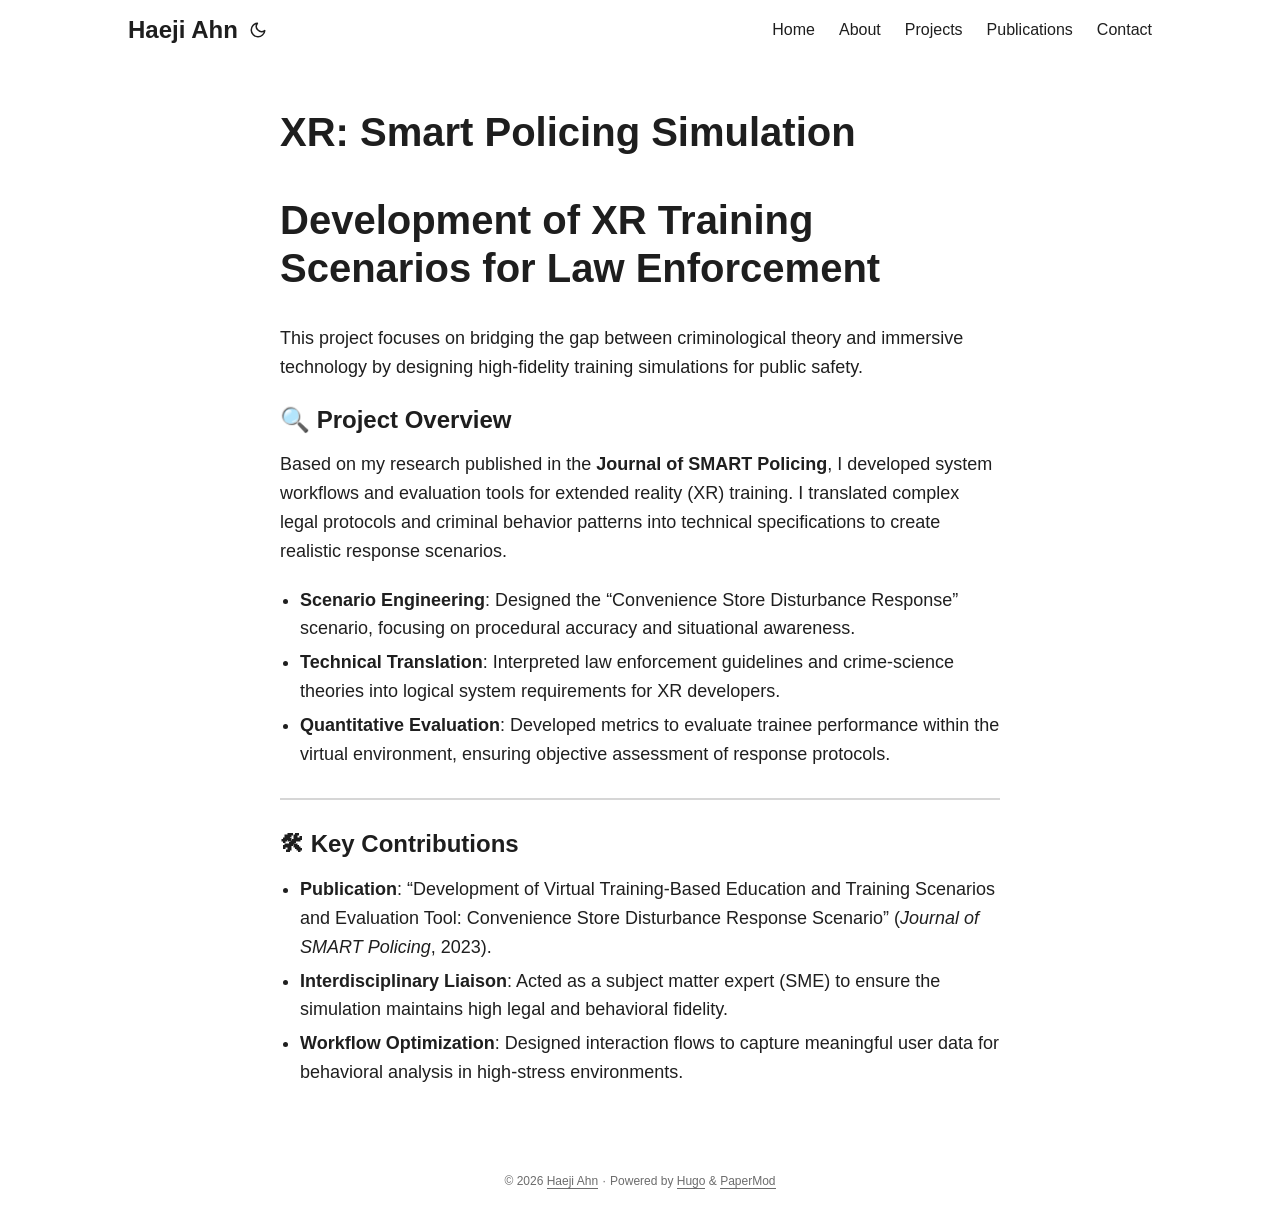
<file: projects/xr-simulation/index.html>
<!DOCTYPE html>
<html lang="en" dir="auto" data-theme="auto">

<head><meta charset="utf-8">
<meta http-equiv="X-UA-Compatible" content="IE=edge">
<meta name="viewport" content="width=device-width, initial-scale=1, shrink-to-fit=no">
<meta name="robots" content="index, follow">
<title>XR: Smart Policing Simulation | Haeji Ahn</title>
<meta name="keywords" content="">
<meta name="description" content="Development of XR Training Scenarios for Law Enforcement
This project focuses on bridging the gap between criminological theory and immersive technology by designing high-fidelity training simulations for public safety.
🔍 Project Overview
Based on my research published in the Journal of SMART Policing, I developed system workflows and evaluation tools for extended reality (XR) training. I translated complex legal protocols and criminal behavior patterns into technical specifications to create realistic response scenarios.">
<meta name="author" content="Haeji Ahn">
<link rel="canonical" href="https://ahaeji925.github.io/projects/xr-simulation/">
<link crossorigin="anonymous" href="/assets/css/stylesheet.aa226244e458c38bd72b3a7488647a0bc6bc22e32a17c0190eeffc9864e9c6c0.css" integrity="sha256-qiJiRORYw4vXKzp0iGR6C8a8IuMqF8AZDu/8mGTpxsA=" rel="preload stylesheet" as="style">
<link rel="icon" href="https://ahaeji925.github.io/favicon.ico">
<link rel="icon" type="image/png" sizes="16x16" href="https://ahaeji925.github.io/favicon-16x16.png">
<link rel="icon" type="image/png" sizes="32x32" href="https://ahaeji925.github.io/favicon-32x32.png">
<link rel="apple-touch-icon" href="https://ahaeji925.github.io/apple-touch-icon.png">
<link rel="mask-icon" href="https://ahaeji925.github.io/safari-pinned-tab.svg">
<meta name="theme-color" content="#2e2e33">
<meta name="msapplication-TileColor" content="#2e2e33">
<link rel="alternate" hreflang="en" href="https://ahaeji925.github.io/projects/xr-simulation/">
<noscript>
    <style>
        #theme-toggle,
        .top-link {
            display: none;
        }

    </style>
    <style>
        @media (prefers-color-scheme: dark) {
            :root {
                --theme: rgb(29, 30, 32);
                --entry: rgb(46, 46, 51);
                --primary: rgb(218, 218, 219);
                --secondary: rgb(155, 156, 157);
                --tertiary: rgb(65, 66, 68);
                --content: rgb(196, 196, 197);
                --code-block-bg: rgb(46, 46, 51);
                --code-bg: rgb(55, 56, 62);
                --border: rgb(51, 51, 51);
                color-scheme: dark;
            }

            .list {
                background: var(--theme);
            }

            .toc {
                background: var(--entry);
            }
        }

        @media (prefers-color-scheme: light) {
            .list::-webkit-scrollbar-thumb {
                border-color: var(--code-bg);
            }
        }

    </style>
</noscript>
<script>
    if (localStorage.getItem("pref-theme") === "dark") {
        document.querySelector("html").dataset.theme = 'dark';
    } else if (localStorage.getItem("pref-theme") === "light") {
       document.querySelector("html").dataset.theme = 'light';
    } else if (window.matchMedia('(prefers-color-scheme: dark)').matches) {
        document.querySelector("html").dataset.theme = 'dark';
    } else {
        document.querySelector("html").dataset.theme = 'light';
    }

</script><meta property="og:url" content="https://ahaeji925.github.io/projects/xr-simulation/">
  <meta property="og:site_name" content="Haeji Ahn">
  <meta property="og:title" content="XR: Smart Policing Simulation">
  <meta property="og:description" content="Development of XR Training Scenarios for Law Enforcement This project focuses on bridging the gap between criminological theory and immersive technology by designing high-fidelity training simulations for public safety.
🔍 Project Overview Based on my research published in the Journal of SMART Policing, I developed system workflows and evaluation tools for extended reality (XR) training. I translated complex legal protocols and criminal behavior patterns into technical specifications to create realistic response scenarios.">
  <meta property="og:locale" content="en-us">
  <meta property="og:type" content="article">
    <meta property="article:section" content="projects">
<meta name="twitter:card" content="summary">
<meta name="twitter:title" content="XR: Smart Policing Simulation">
<meta name="twitter:description" content="Development of XR Training Scenarios for Law Enforcement
This project focuses on bridging the gap between criminological theory and immersive technology by designing high-fidelity training simulations for public safety.
🔍 Project Overview
Based on my research published in the Journal of SMART Policing, I developed system workflows and evaluation tools for extended reality (XR) training. I translated complex legal protocols and criminal behavior patterns into technical specifications to create realistic response scenarios.">


<script type="application/ld+json">
{
  "@context": "https://schema.org",
  "@type": "BreadcrumbList",
  "itemListElement": [
    {
      "@type": "ListItem",
      "position":  1 ,
      "name": "Projects",
      "item": "https://ahaeji925.github.io/projects/"
    }, 
    {
      "@type": "ListItem",
      "position":  2 ,
      "name": "XR: Smart Policing Simulation",
      "item": "https://ahaeji925.github.io/projects/xr-simulation/"
    }
  ]
}
</script>
<script type="application/ld+json">
{
  "@context": "https://schema.org",
  "@type": "BlogPosting",
  "headline": "XR: Smart Policing Simulation",
  "name": "XR: Smart Policing Simulation",
  "description": "Development of XR Training Scenarios for Law Enforcement This project focuses on bridging the gap between criminological theory and immersive technology by designing high-fidelity training simulations for public safety.\n🔍 Project Overview Based on my research published in the Journal of SMART Policing, I developed system workflows and evaluation tools for extended reality (XR) training. I translated complex legal protocols and criminal behavior patterns into technical specifications to create realistic response scenarios.\n",
  "keywords": [
    
  ],
  "articleBody": "Development of XR Training Scenarios for Law Enforcement This project focuses on bridging the gap between criminological theory and immersive technology by designing high-fidelity training simulations for public safety.\n🔍 Project Overview Based on my research published in the Journal of SMART Policing, I developed system workflows and evaluation tools for extended reality (XR) training. I translated complex legal protocols and criminal behavior patterns into technical specifications to create realistic response scenarios.\nScenario Engineering: Designed the “Convenience Store Disturbance Response” scenario, focusing on procedural accuracy and situational awareness. Technical Translation: Interpreted law enforcement guidelines and crime-science theories into logical system requirements for XR developers. Quantitative Evaluation: Developed metrics to evaluate trainee performance within the virtual environment, ensuring objective assessment of response protocols. 🛠 Key Contributions Publication: “Development of Virtual Training-Based Education and Training Scenarios and Evaluation Tool: Convenience Store Disturbance Response Scenario” (Journal of SMART Policing, 2023). Interdisciplinary Liaison: Acted as a subject matter expert (SME) to ensure the simulation maintains high legal and behavioral fidelity. Workflow Optimization: Designed interaction flows to capture meaningful user data for behavioral analysis in high-stress environments. ",
  "wordCount" : "182",
  "inLanguage": "en",
  "datePublished": "0001-01-01T00:00:00Z",
  "dateModified": "0001-01-01T00:00:00Z",
  "author":{
    "@type": "Person",
    "name": "Haeji Ahn"
  },
  "mainEntityOfPage": {
    "@type": "WebPage",
    "@id": "https://ahaeji925.github.io/projects/xr-simulation/"
  },
  "publisher": {
    "@type": "Organization",
    "name": "Haeji Ahn",
    "logo": {
      "@type": "ImageObject",
      "url": "https://ahaeji925.github.io/favicon.ico"
    }
  }
}
</script>
</head>
<body id="top">
    <header class="header">
    <nav class="nav">
        <div class="logo">
            <a href="https://ahaeji925.github.io/" accesskey="h" title="Haeji Ahn (Alt + H)">Haeji Ahn</a>
            <div class="logo-switches">
                <button id="theme-toggle" accesskey="t" title="(Alt + T)" aria-label="Toggle theme">
                    <svg id="moon" xmlns="http://www.w3.org/2000/svg" width="24" height="18" viewBox="0 0 24 24"
                        fill="none" stroke="currentColor" stroke-width="2" stroke-linecap="round"
                        stroke-linejoin="round">
                        <path d="M21 12.79A9 9 0 1 1 11.21 3 7 7 0 0 0 21 12.79z"></path>
                    </svg>
                    <svg id="sun" xmlns="http://www.w3.org/2000/svg" width="24" height="18" viewBox="0 0 24 24"
                        fill="none" stroke="currentColor" stroke-width="2" stroke-linecap="round"
                        stroke-linejoin="round">
                        <circle cx="12" cy="12" r="5"></circle>
                        <line x1="12" y1="1" x2="12" y2="3"></line>
                        <line x1="12" y1="21" x2="12" y2="23"></line>
                        <line x1="4.22" y1="4.22" x2="5.64" y2="5.64"></line>
                        <line x1="18.36" y1="18.36" x2="19.78" y2="19.78"></line>
                        <line x1="1" y1="12" x2="3" y2="12"></line>
                        <line x1="21" y1="12" x2="23" y2="12"></line>
                        <line x1="4.22" y1="19.78" x2="5.64" y2="18.36"></line>
                        <line x1="18.36" y1="5.64" x2="19.78" y2="4.22"></line>
                    </svg>
                </button>
            </div>
        </div>
        <ul id="menu">
            <li>
                <a href="https://ahaeji925.github.io/" title="Home">
                    <span>Home</span>
                </a>
            </li>
            <li>
                <a href="https://ahaeji925.github.io/about/" title="About">
                    <span>About</span>
                </a>
            </li>
            <li>
                <a href="https://ahaeji925.github.io/projects/" title="Projects">
                    <span>Projects</span>
                </a>
            </li>
            <li>
                <a href="https://ahaeji925.github.io/publications/" title="Publications">
                    <span>Publications</span>
                </a>
            </li>
            <li>
                <a href="https://ahaeji925.github.io/contact/" title="Contact">
                    <span>Contact</span>
                </a>
            </li>
        </ul>
    </nav>
</header>
<main class="main">

<article class="post-single">
  <header class="post-header">
    
    <h1 class="post-title entry-hint-parent">
      XR: Smart Policing Simulation
    </h1>
  </header> 
  <div class="post-content"><h1 id="development-of-xr-training-scenarios-for-law-enforcement">Development of XR Training Scenarios for Law Enforcement<a hidden class="anchor" aria-hidden="true" href="#development-of-xr-training-scenarios-for-law-enforcement">#</a></h1>
<p>This project focuses on bridging the gap between criminological theory and immersive technology by designing high-fidelity training simulations for public safety.</p>
<h3 id="-project-overview">🔍 Project Overview<a hidden class="anchor" aria-hidden="true" href="#-project-overview">#</a></h3>
<p>Based on my research published in the <strong>Journal of SMART Policing</strong>, I developed system workflows and evaluation tools for extended reality (XR) training. I translated complex legal protocols and criminal behavior patterns into technical specifications to create realistic response scenarios.</p>
<ul>
<li><strong>Scenario Engineering</strong>: Designed the &ldquo;Convenience Store Disturbance Response&rdquo; scenario, focusing on procedural accuracy and situational awareness.</li>
<li><strong>Technical Translation</strong>: Interpreted law enforcement guidelines and crime-science theories into logical system requirements for XR developers.</li>
<li><strong>Quantitative Evaluation</strong>: Developed metrics to evaluate trainee performance within the virtual environment, ensuring objective assessment of response protocols.</li>
</ul>
<hr>
<h3 id="-key-contributions">🛠 Key Contributions<a hidden class="anchor" aria-hidden="true" href="#-key-contributions">#</a></h3>
<ul>
<li><strong>Publication</strong>: &ldquo;Development of Virtual Training-Based Education and Training Scenarios and Evaluation Tool: Convenience Store Disturbance Response Scenario&rdquo; (<em>Journal of SMART Policing</em>, 2023).</li>
<li><strong>Interdisciplinary Liaison</strong>: Acted as a subject matter expert (SME) to ensure the simulation maintains high legal and behavioral fidelity.</li>
<li><strong>Workflow Optimization</strong>: Designed interaction flows to capture meaningful user data for behavioral analysis in high-stress environments.</li>
</ul>


  </div>

  <footer class="post-footer">
    <ul class="post-tags">
    </ul>

<ul class="share-buttons">
    <li>
        <a target="_blank" rel="noopener noreferrer" aria-label="share XR: Smart Policing Simulation on x"
            href="https://x.com/intent/tweet/?text=XR%3a%20Smart%20Policing%20Simulation&amp;url=https%3a%2f%2fahaeji925.github.io%2fprojects%2fxr-simulation%2f&amp;hashtags=">
            <svg version="1.1" viewBox="0 0 512 512" xml:space="preserve" height="30px" width="30px" fill="currentColor">
                <path
                    d="M512 62.554 L 512 449.446 C 512 483.97 483.97 512 449.446 512 L 62.554 512 C 28.03 512 0 483.97 0 449.446 L 0 62.554 C 0 28.03 28.029 0 62.554 0 L 449.446 0 C 483.971 0 512 28.03 512 62.554 Z M 269.951 190.75 L 182.567 75.216 L 56 75.216 L 207.216 272.95 L 63.9 436.783 L 125.266 436.783 L 235.9 310.383 L 332.567 436.783 L 456 436.783 L 298.367 228.367 L 432.367 75.216 L 371.033 75.216 Z M 127.633 110 L 164.101 110 L 383.481 400.065 L 349.5 400.065 Z" />
            </svg>
        </a>
    </li>
    <li>
        <a target="_blank" rel="noopener noreferrer" aria-label="share XR: Smart Policing Simulation on linkedin"
            href="https://www.linkedin.com/shareArticle?mini=true&amp;url=https%3a%2f%2fahaeji925.github.io%2fprojects%2fxr-simulation%2f&amp;title=XR%3a%20Smart%20Policing%20Simulation&amp;summary=XR%3a%20Smart%20Policing%20Simulation&amp;source=https%3a%2f%2fahaeji925.github.io%2fprojects%2fxr-simulation%2f">
            <svg version="1.1" viewBox="0 0 512 512" xml:space="preserve" height="30px" width="30px" fill="currentColor">
                <path
                    d="M449.446,0c34.525,0 62.554,28.03 62.554,62.554l0,386.892c0,34.524 -28.03,62.554 -62.554,62.554l-386.892,0c-34.524,0 -62.554,-28.03 -62.554,-62.554l0,-386.892c0,-34.524 28.029,-62.554 62.554,-62.554l386.892,0Zm-288.985,423.278l0,-225.717l-75.04,0l0,225.717l75.04,0Zm270.539,0l0,-129.439c0,-69.333 -37.018,-101.586 -86.381,-101.586c-39.804,0 -57.634,21.891 -67.617,37.266l0,-31.958l-75.021,0c0.995,21.181 0,225.717 0,225.717l75.02,0l0,-126.056c0,-6.748 0.486,-13.492 2.474,-18.315c5.414,-13.475 17.767,-27.434 38.494,-27.434c27.135,0 38.007,20.707 38.007,51.037l0,120.768l75.024,0Zm-307.552,-334.556c-25.674,0 -42.448,16.879 -42.448,39.002c0,21.658 16.264,39.002 41.455,39.002l0.484,0c26.165,0 42.452,-17.344 42.452,-39.002c-0.485,-22.092 -16.241,-38.954 -41.943,-39.002Z" />
            </svg>
        </a>
    </li>
    <li>
        <a target="_blank" rel="noopener noreferrer" aria-label="share XR: Smart Policing Simulation on reddit"
            href="https://reddit.com/submit?url=https%3a%2f%2fahaeji925.github.io%2fprojects%2fxr-simulation%2f&title=XR%3a%20Smart%20Policing%20Simulation">
            <svg version="1.1" viewBox="0 0 512 512" xml:space="preserve" height="30px" width="30px" fill="currentColor">
                <path
                    d="M449.446,0c34.525,0 62.554,28.03 62.554,62.554l0,386.892c0,34.524 -28.03,62.554 -62.554,62.554l-386.892,0c-34.524,0 -62.554,-28.03 -62.554,-62.554l0,-386.892c0,-34.524 28.029,-62.554 62.554,-62.554l386.892,0Zm-3.446,265.638c0,-22.964 -18.616,-41.58 -41.58,-41.58c-11.211,0 -21.361,4.457 -28.841,11.666c-28.424,-20.508 -67.586,-33.757 -111.204,-35.278l18.941,-89.121l61.884,13.157c0.756,15.734 13.642,28.29 29.56,28.29c16.407,0 29.706,-13.299 29.706,-29.701c0,-16.403 -13.299,-29.702 -29.706,-29.702c-11.666,0 -21.657,6.792 -26.515,16.578l-69.105,-14.69c-1.922,-0.418 -3.939,-0.042 -5.585,1.036c-1.658,1.073 -2.811,2.761 -3.224,4.686l-21.152,99.438c-44.258,1.228 -84.046,14.494 -112.837,35.232c-7.468,-7.164 -17.589,-11.591 -28.757,-11.591c-22.965,0 -41.585,18.616 -41.585,41.58c0,16.896 10.095,31.41 24.568,37.918c-0.639,4.135 -0.99,8.328 -0.99,12.576c0,63.977 74.469,115.836 166.33,115.836c91.861,0 166.334,-51.859 166.334,-115.836c0,-4.218 -0.347,-8.387 -0.977,-12.493c14.564,-6.47 24.735,-21.034 24.735,-38.001Zm-119.474,108.193c-20.27,20.241 -59.115,21.816 -70.534,21.816c-11.428,0 -50.277,-1.575 -70.522,-21.82c-3.007,-3.008 -3.007,-7.882 0,-10.889c3.003,-2.999 7.882,-3.003 10.885,0c12.777,12.781 40.11,17.317 59.637,17.317c19.522,0 46.86,-4.536 59.657,-17.321c3.016,-2.999 7.886,-2.995 10.885,0.008c3.008,3.011 3.003,7.882 -0.008,10.889Zm-5.23,-48.781c-16.373,0 -29.701,-13.324 -29.701,-29.698c0,-16.381 13.328,-29.714 29.701,-29.714c16.378,0 29.706,13.333 29.706,29.714c0,16.374 -13.328,29.698 -29.706,29.698Zm-160.386,-29.702c0,-16.381 13.328,-29.71 29.714,-29.71c16.369,0 29.689,13.329 29.689,29.71c0,16.373 -13.32,29.693 -29.689,29.693c-16.386,0 -29.714,-13.32 -29.714,-29.693Z" />
            </svg>
        </a>
    </li>
    <li>
        <a target="_blank" rel="noopener noreferrer" aria-label="share XR: Smart Policing Simulation on facebook"
            href="https://facebook.com/sharer/sharer.php?u=https%3a%2f%2fahaeji925.github.io%2fprojects%2fxr-simulation%2f">
            <svg version="1.1" viewBox="0 0 512 512" xml:space="preserve" height="30px" width="30px" fill="currentColor">
                <path
                    d="M449.446,0c34.525,0 62.554,28.03 62.554,62.554l0,386.892c0,34.524 -28.03,62.554 -62.554,62.554l-106.468,0l0,-192.915l66.6,0l12.672,-82.621l-79.272,0l0,-53.617c0,-22.603 11.073,-44.636 46.58,-44.636l36.042,0l0,-70.34c0,0 -32.71,-5.582 -63.982,-5.582c-65.288,0 -107.96,39.569 -107.96,111.204l0,62.971l-72.573,0l0,82.621l72.573,0l0,192.915l-191.104,0c-34.524,0 -62.554,-28.03 -62.554,-62.554l0,-386.892c0,-34.524 28.029,-62.554 62.554,-62.554l386.892,0Z" />
            </svg>
        </a>
    </li>
    <li>
        <a target="_blank" rel="noopener noreferrer" aria-label="share XR: Smart Policing Simulation on whatsapp"
            href="https://api.whatsapp.com/send?text=XR%3a%20Smart%20Policing%20Simulation%20-%20https%3a%2f%2fahaeji925.github.io%2fprojects%2fxr-simulation%2f">
            <svg version="1.1" viewBox="0 0 512 512" xml:space="preserve" height="30px" width="30px" fill="currentColor">
                <path
                    d="M449.446,0c34.525,0 62.554,28.03 62.554,62.554l0,386.892c0,34.524 -28.03,62.554 -62.554,62.554l-386.892,0c-34.524,0 -62.554,-28.03 -62.554,-62.554l0,-386.892c0,-34.524 28.029,-62.554 62.554,-62.554l386.892,0Zm-58.673,127.703c-33.842,-33.881 -78.847,-52.548 -126.798,-52.568c-98.799,0 -179.21,80.405 -179.249,179.234c-0.013,31.593 8.241,62.428 23.927,89.612l-25.429,92.884l95.021,-24.925c26.181,14.28 55.659,21.807 85.658,21.816l0.074,0c98.789,0 179.206,-80.413 179.247,-179.243c0.018,-47.895 -18.61,-92.93 -52.451,-126.81Zm-126.797,275.782l-0.06,0c-26.734,-0.01 -52.954,-7.193 -75.828,-20.767l-5.441,-3.229l-56.386,14.792l15.05,-54.977l-3.542,-5.637c-14.913,-23.72 -22.791,-51.136 -22.779,-79.287c0.033,-82.142 66.867,-148.971 149.046,-148.971c39.793,0.014 77.199,15.531 105.329,43.692c28.128,28.16 43.609,65.592 43.594,105.4c-0.034,82.149 -66.866,148.983 -148.983,148.984Zm81.721,-111.581c-4.479,-2.242 -26.499,-13.075 -30.604,-14.571c-4.105,-1.495 -7.091,-2.241 -10.077,2.241c-2.986,4.483 -11.569,14.572 -14.182,17.562c-2.612,2.988 -5.225,3.364 -9.703,1.12c-4.479,-2.241 -18.91,-6.97 -36.017,-22.23c-13.314,-11.876 -22.304,-26.542 -24.916,-31.026c-2.612,-4.484 -0.279,-6.908 1.963,-9.14c2.016,-2.007 4.48,-5.232 6.719,-7.847c2.24,-2.615 2.986,-4.484 4.479,-7.472c1.493,-2.99 0.747,-5.604 -0.374,-7.846c-1.119,-2.241 -10.077,-24.288 -13.809,-33.256c-3.635,-8.733 -7.327,-7.55 -10.077,-7.688c-2.609,-0.13 -5.598,-0.158 -8.583,-0.158c-2.986,0 -7.839,1.121 -11.944,5.604c-4.105,4.484 -15.675,15.32 -15.675,37.364c0,22.046 16.048,43.342 18.287,46.332c2.24,2.99 31.582,48.227 76.511,67.627c10.685,4.615 19.028,7.371 25.533,9.434c10.728,3.41 20.492,2.929 28.209,1.775c8.605,-1.285 26.499,-10.833 30.231,-21.295c3.732,-10.464 3.732,-19.431 2.612,-21.298c-1.119,-1.869 -4.105,-2.99 -8.583,-5.232Z" />
            </svg>
        </a>
    </li>
    <li>
        <a target="_blank" rel="noopener noreferrer" aria-label="share XR: Smart Policing Simulation on telegram"
            href="https://telegram.me/share/url?text=XR%3a%20Smart%20Policing%20Simulation&amp;url=https%3a%2f%2fahaeji925.github.io%2fprojects%2fxr-simulation%2f">
            <svg version="1.1" xml:space="preserve" viewBox="2 2 28 28" height="30px" width="30px" fill="currentColor">
                <path
                    d="M26.49,29.86H5.5a3.37,3.37,0,0,1-2.47-1,3.35,3.35,0,0,1-1-2.47V5.48A3.36,3.36,0,0,1,3,3,3.37,3.37,0,0,1,5.5,2h21A3.38,3.38,0,0,1,29,3a3.36,3.36,0,0,1,1,2.46V26.37a3.35,3.35,0,0,1-1,2.47A3.38,3.38,0,0,1,26.49,29.86Zm-5.38-6.71a.79.79,0,0,0,.85-.66L24.73,9.24a.55.55,0,0,0-.18-.46.62.62,0,0,0-.41-.17q-.08,0-16.53,6.11a.59.59,0,0,0-.41.59.57.57,0,0,0,.43.52l4,1.24,1.61,4.83a.62.62,0,0,0,.63.43.56.56,0,0,0,.4-.17L16.54,20l4.09,3A.9.9,0,0,0,21.11,23.15ZM13.8,20.71l-1.21-4q8.72-5.55,8.78-5.55c.15,0,.23,0,.23.16a.18.18,0,0,1,0,.06s-2.51,2.3-7.52,6.8Z" />
            </svg>
        </a>
    </li>
    <li>
        <a target="_blank" rel="noopener noreferrer" aria-label="share XR: Smart Policing Simulation on ycombinator"
            href="https://news.ycombinator.com/submitlink?t=XR%3a%20Smart%20Policing%20Simulation&u=https%3a%2f%2fahaeji925.github.io%2fprojects%2fxr-simulation%2f">
            <svg version="1.1" xml:space="preserve" width="30px" height="30px" viewBox="0 0 512 512" fill="currentColor"
                xmlns:inkscape="http://www.inkscape.org/namespaces/inkscape">
                <path
                    d="M449.446 0C483.971 0 512 28.03 512 62.554L512 449.446C512 483.97 483.97 512 449.446 512L62.554 512C28.03 512 0 483.97 0 449.446L0 62.554C0 28.03 28.029 0 62.554 0L449.446 0ZM183.8767 87.9921H121.8427L230.6673 292.4508V424.0079H281.3328V292.4508L390.1575 87.9921H328.1233L256 238.2489z" />
            </svg>
        </a>
    </li>
</ul>

  </footer>
</article>
    </main>
    
<footer class="footer">
        <span>&copy; 2026 <a href="https://ahaeji925.github.io/">Haeji Ahn</a></span> · 

    <span>
        Powered by
        <a href="https://gohugo.io/" rel="noopener noreferrer" target="_blank">Hugo</a> &
        <a href="https://github.com/adityatelange/hugo-PaperMod/" rel="noopener" target="_blank">PaperMod</a>
    </span>
</footer>
<a href="#top" aria-label="go to top" title="Go to Top (Alt + G)" class="top-link" id="top-link" accesskey="g">
    <svg xmlns="http://www.w3.org/2000/svg" viewBox="0 0 12 6" fill="currentColor">
        <path d="M12 6H0l6-6z" />
    </svg>
</a>

<script>
    let menu = document.getElementById('menu');
    if (menu) {
        
        const scrollPosition = localStorage.getItem("menu-scroll-position");
        if (scrollPosition) {
            menu.scrollLeft = parseInt(scrollPosition, 10);
        }
        
        menu.onscroll = function () {
            localStorage.setItem("menu-scroll-position", menu.scrollLeft);
        }
    }

    document.querySelectorAll('a[href^="#"]').forEach(anchor => {
        anchor.addEventListener("click", function (e) {
            e.preventDefault();
            var id = this.getAttribute("href").substr(1);
            if (!window.matchMedia('(prefers-reduced-motion: reduce)').matches) {
                document.querySelector(`[id='${decodeURIComponent(id)}']`).scrollIntoView({
                    behavior: "smooth"
                });
            } else {
                document.querySelector(`[id='${decodeURIComponent(id)}']`).scrollIntoView();
            }
            if (id === "top") {
                history.replaceState(null, null, " ");
            } else {
                history.pushState(null, null, `#${id}`);
            }
        });
    });

</script>
<script>
    var mybutton = document.getElementById("top-link");
    window.onscroll = function () {
        if (document.body.scrollTop > 800 || document.documentElement.scrollTop > 800) {
            mybutton.style.visibility = "visible";
            mybutton.style.opacity = "1";
        } else {
            mybutton.style.visibility = "hidden";
            mybutton.style.opacity = "0";
        }
    };

</script>
<script>
    document.getElementById("theme-toggle").addEventListener("click", () => {
        const html = document.querySelector("html");
        if (html.dataset.theme === "dark") {
            html.dataset.theme = 'light';
            localStorage.setItem("pref-theme", 'light');
        } else {
            html.dataset.theme = 'dark';
            localStorage.setItem("pref-theme", 'dark');
        }
    })

</script>
<script>
    document.querySelectorAll('pre > code').forEach((codeblock) => {
        const container = codeblock.parentNode.parentNode;

        const copybutton = document.createElement('button');
        copybutton.classList.add('copy-code');
        copybutton.innerHTML = 'copy';

        function copyingDone() {
            copybutton.innerHTML = 'copied!';
            setTimeout(() => {
                copybutton.innerHTML = 'copy';
            }, 2000);
        }

        copybutton.addEventListener('click', (cb) => {
            if ('clipboard' in navigator) {
                navigator.clipboard.writeText(codeblock.textContent);
                copyingDone();
                return;
            }

            const range = document.createRange();
            range.selectNodeContents(codeblock);
            const selection = window.getSelection();
            selection.removeAllRanges();
            selection.addRange(range);
            try {
                document.execCommand('copy');
                copyingDone();
            } catch (e) { };
            selection.removeRange(range);
        });

        if (container.classList.contains("highlight")) {
            container.appendChild(copybutton);
        } else if (container.parentNode.firstChild == container) {
            
        } else if (codeblock.parentNode.parentNode.parentNode.parentNode.parentNode.nodeName == "TABLE") {
            
            codeblock.parentNode.parentNode.parentNode.parentNode.parentNode.appendChild(copybutton);
        } else {
            
            codeblock.parentNode.appendChild(copybutton);
        }
    });
</script>
</body>

</html>
</file>
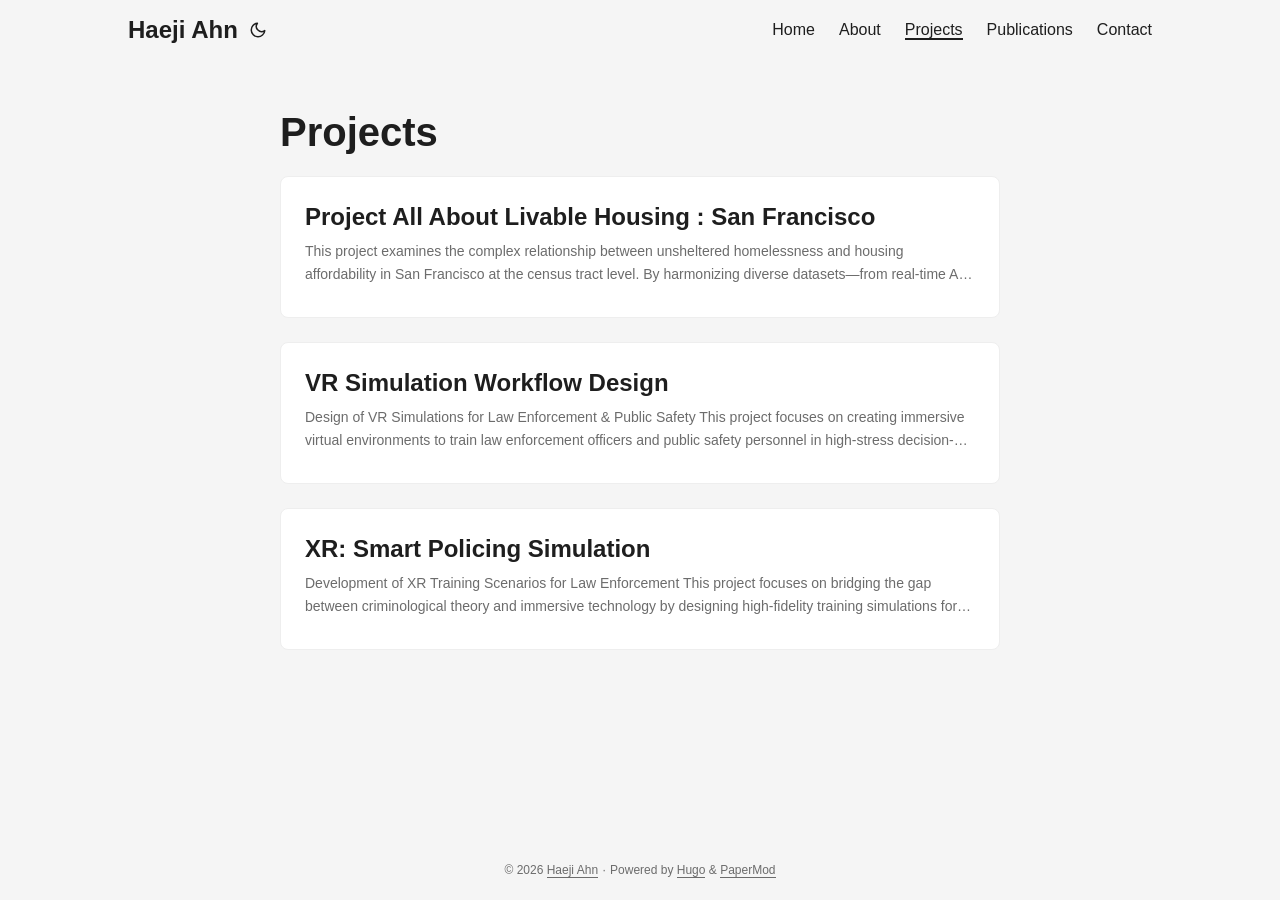
<file: projects/page/1/index.html>
<!DOCTYPE html>
<html lang="en-us">
  <head>
    <title>https://ahaeji925.github.io/projects/</title>
    <link rel="canonical" href="https://ahaeji925.github.io/projects/">
    <meta charset="utf-8">
    <meta http-equiv="refresh" content="0; url=https://ahaeji925.github.io/projects/">
  </head>
</html>
</file>
<file: assets/css/stylesheet.aa226244e458c38bd72b3a7488647a0bc6bc22e32a17c0190eeffc9864e9c6c0.css>
/*
  PaperMod v8+
  License: MIT https://github.com/adityatelange/hugo-PaperMod/blob/master/LICENSE
  Copyright (c) 2020 nanxiaobei and adityatelange
  Copyright (c) 2021-2026 adityatelange
*/
:root{--gap:24px;--content-gap:20px;--nav-width:1024px;--main-width:720px;--header-height:60px;--footer-height:60px;--radius:8px;--theme:rgb(255, 255, 255);--entry:rgb(255, 255, 255);--primary:rgb(30, 30, 30);--secondary:rgb(108, 108, 108);--tertiary:rgb(214, 214, 214);--content:rgb(31, 31, 31);--code-block-bg:rgb(28, 29, 33);--code-bg:rgb(245, 245, 245);--border:rgb(238, 238, 238);color-scheme:light}:root[data-theme=dark]{--theme:rgb(29, 30, 32);--entry:rgb(46, 46, 51);--primary:rgb(218, 218, 219);--secondary:rgb(155, 156, 157);--tertiary:rgb(65, 66, 68);--content:rgb(196, 196, 197);--code-block-bg:rgb(46, 46, 51);--code-bg:rgb(55, 56, 62);--border:rgb(51, 51, 51);color-scheme:dark}.list{background:var(--code-bg)}[data-theme=dark] .list{background:var(--theme)}*,::after,::before{box-sizing:border-box}html{-webkit-tap-highlight-color:transparent;overflow-y:scroll;-webkit-text-size-adjust:100%;text-size-adjust:100%}a,button,body,h1,h2,h3,h4,h5,h6{color:var(--primary)}body{font-family:-apple-system,BlinkMacSystemFont,segoe ui,Roboto,Oxygen,Ubuntu,Cantarell,open sans,helvetica neue,sans-serif;font-size:18px;line-height:1.6;word-break:break-word;background:var(--theme)}article,aside,figcaption,figure,footer,header,hgroup,main,nav,section,table{display:block}h1,h2,h3,h4,h5,h6{line-height:1.2}h1,h2,h3,h4,h5,h6,p{margin-top:0;margin-bottom:0}ul{padding:0}a{text-decoration:none}body,figure,ul{margin:0}table{width:100%;border-collapse:collapse;border-spacing:0;overflow-x:auto;word-break:keep-all}button,input,textarea{padding:0;font:inherit;background:0 0;border:0}input,textarea{outline:0}button,input[type=button],input[type=submit]{cursor:pointer}input:-webkit-autofill,textarea:-webkit-autofill{box-shadow:0 0 0 50px var(--theme)inset}img{display:block;max-width:100%}.not-found{position:absolute;left:0;right:0;display:flex;align-items:center;justify-content:center;height:80%;font-size:160px;font-weight:700}.archive-posts{width:100%;font-size:16px}.archive-year{margin-top:40px}.archive-year:not(:last-of-type){border-bottom:2px solid var(--border)}.archive-month{display:flex;align-items:flex-start;padding:10px 0}.archive-month-header{margin:25px 0;width:200px}.archive-month:not(:last-of-type){border-bottom:1px solid var(--border)}.archive-entry{position:relative;padding:5px;margin:10px 0}.archive-entry-title{margin:5px 0;font-weight:400}.archive-count,.archive-meta{color:var(--secondary);font-size:14px}.footer,.top-link{font-size:12px;color:var(--secondary)}.footer{max-width:calc(var(--main-width) + var(--gap) * 2);margin:auto;padding:calc((var(--footer-height) - var(--gap))/2)var(--gap);text-align:center;line-height:24px}.footer span{margin-inline-start:1px;margin-inline-end:1px}.footer span:last-child{white-space:nowrap}.footer a{color:inherit;border-bottom:1px solid var(--secondary)}.footer a:hover{border-bottom:1px solid var(--primary)}.top-link{visibility:hidden;position:fixed;bottom:60px;right:30px;z-index:99;background:var(--tertiary);width:42px;height:42px;padding:12px;border-radius:64px;transition:visibility .5s,opacity .8s linear}.top-link,.top-link svg{filter:drop-shadow(0 0 0 var(--theme))}.footer a:hover,.top-link:hover{color:var(--primary)}.top-link:focus,#theme-toggle:focus{outline:0}.nav{display:flex;flex-wrap:wrap;justify-content:space-between;max-width:calc(var(--nav-width) + var(--gap) * 2);margin-inline-start:auto;margin-inline-end:auto;line-height:var(--header-height)}.nav a{display:block}.logo,#menu{display:flex;margin:auto var(--gap)}.logo{flex-wrap:inherit}.logo a{font-size:24px;font-weight:700}.logo a img,.logo a svg{display:inline;vertical-align:middle;pointer-events:none;transform:translate(0,-10%);border-radius:6px;margin-inline-end:8px}button#theme-toggle{font-size:26px;margin:auto 4px}[data-theme=dark] #moon{display:none}[data-theme=light] #sun{display:none}#menu{list-style:none;word-break:keep-all;overflow-x:auto;white-space:nowrap}#menu li+li{margin-inline-start:var(--gap)}#menu a{font-size:16px}#menu .active{font-weight:500;border-bottom:2px solid}.lang-switch li,.lang-switch ul,.logo-switches{display:inline-flex;margin:auto 4px}.lang-switch{display:flex;flex-wrap:inherit}.lang-switch a{margin:auto 3px;font-size:16px;font-weight:500}.logo-switches{flex-wrap:inherit}.main{position:relative;min-height:calc(100vh - var(--header-height) - var(--footer-height));max-width:calc(var(--main-width) + var(--gap) * 2);margin:auto;padding:var(--gap)}.page-header h1{font-size:40px}.pagination{display:flex}.pagination a{color:var(--theme);font-size:13px;line-height:36px;background:var(--primary);border-radius:calc(36px/2);padding:0 16px}.pagination .next{margin-inline-start:auto}.social-icons a{display:inline-flex;padding:10px}.social-icons a svg{height:26px;width:26px}code{direction:ltr}div.highlight,pre{position:relative}.copy-code{display:none;position:absolute;top:4px;right:4px;color:rgba(255,255,255,.8);background:rgba(78,78,78,.8);border-radius:var(--radius);padding:0 5px;font-size:14px;user-select:none}div.highlight:hover .copy-code,pre:hover .copy-code{display:block}.first-entry{position:relative;display:flex;flex-direction:column;justify-content:center;min-height:320px;margin:var(--gap)0 calc(var(--gap) * 2)}.first-entry .entry-header{overflow:hidden;display:-webkit-box;-webkit-box-orient:vertical;-webkit-line-clamp:3}.first-entry .entry-header h1{font-size:34px;line-height:1.3}.first-entry .entry-content{margin:14px 0;font-size:16px;-webkit-line-clamp:3}.first-entry .entry-footer{font-size:14px}.home-info .entry-content{-webkit-line-clamp:unset}.post-entry{position:relative;margin-bottom:var(--gap);padding:var(--gap);background:var(--entry);border-radius:var(--radius);transition:transform .1s;border:1px solid var(--border)}.post-entry:active{transform:scale(.96)}.tag-entry .entry-cover{display:none}.entry-header h2{font-size:24px;line-height:1.3}.entry-content{margin:8px 0;color:var(--secondary);font-size:14px;line-height:1.6;overflow:hidden;display:-webkit-box;-webkit-box-orient:vertical;-webkit-line-clamp:2}.entry-footer{color:var(--secondary);font-size:13px}.entry-link{position:absolute;left:0;right:0;top:0;bottom:0}.entry-hint{color:var(--secondary)}.entry-hint-parent{display:flex;justify-content:space-between}.entry-cover{font-size:14px;margin-bottom:var(--gap);text-align:center}.entry-cover img{border-radius:var(--radius);width:100%;height:auto}.entry-cover a{box-shadow:0 1px 0 var(--primary)}.page-header,.post-header{margin:24px auto var(--content-gap)}.post-title{margin-bottom:2px;font-size:40px}.post-description{margin-top:10px;margin-bottom:5px}.post-meta,.breadcrumbs{color:var(--secondary);font-size:14px}.breadcrumbs{display:flex;flex-wrap:wrap;align-items:center}.i18n_list{display:inline-flex}.post-meta .i18n_list li{list-style:none;margin:auto 3px}.breadcrumbs a{font-size:16px}.post-content{color:var(--content);margin:30px 0}.post-content h3,.post-content h4,.post-content h5,.post-content h6{margin:24px 0 16px}.post-content h1{margin:40px auto 32px;font-size:40px}.post-content h2{margin:32px auto 24px;font-size:32px}.post-content h3{font-size:24px}.post-content h4{font-size:16px}.post-content h5{font-size:14px}.post-content h6{font-size:12px}.post-content a,.post-meta .i18n_list li a,.toc a:hover{box-shadow:0 1px;box-decoration-break:clone;-webkit-box-decoration-break:clone}.post-content a code{margin:auto 0;border-radius:0;box-shadow:0 -1px 0 var(--primary)inset}.post-content del{text-decoration:line-through}.post-content dl,.post-content ol,.post-content p,.post-content figure,.post-content ul{margin-bottom:var(--content-gap)}.post-content ol,.post-content ul{padding-inline-start:20px}.post-content li{margin-top:5px}.post-content li p{margin-bottom:0}.post-content dl{display:flex;flex-wrap:wrap;margin:0}.post-content dt{width:25%;font-weight:700}.post-content dd{width:75%;margin-inline-start:0;padding-inline-start:10px}.post-content dd~dd,.post-content dt~dt{margin-top:10px}.post-content table{margin-bottom:var(--content-gap)}.post-content table th,.post-content table:not(.highlighttable,.highlight table,.gist .highlight) td{min-width:80px;padding:8px 5px;line-height:1.5;border-bottom:1px solid var(--border)}.post-content table th{text-align:start}.post-content table:not(.highlighttable) td code:only-child{margin:auto 0}.post-content .highlight table{border-radius:var(--radius)}.post-content .highlight:not(table){margin:10px auto;background:var(--code-block-bg)!important;border-radius:var(--radius);direction:ltr}.post-content li>.highlight{margin-inline-end:0}.post-content ul pre{margin-inline-start:calc(var(--gap) * -2)}.post-content .highlight pre{margin:0}.post-content .highlighttable{table-layout:fixed}.post-content .highlighttable td:first-child{width:40px}.post-content .highlighttable td .linenodiv{padding-inline-end:0!important}.post-content .highlighttable td .highlight,.post-content .highlighttable td .linenodiv pre{margin-bottom:0}.post-content code{margin:auto 4px;padding:4px 6px;font-size:.78em;line-height:1.5;background:var(--code-bg);border-radius:2px}.post-content pre code{display:grid;margin:auto 0;padding:10px;color:#d5d5d6;background:var(--code-block-bg)!important;border-radius:var(--radius);overflow-x:auto;word-break:break-all}.post-content blockquote{margin:20px 0;padding:0 14px;border-inline-start:3px solid var(--primary)}.post-content hr{margin:30px 0;height:2px;background:var(--tertiary);border:0}.post-content iframe{max-width:100%}.post-content img{border-radius:4px;margin:1rem 0}.post-content img[src*="#center"]{margin:1rem auto}.post-content figure.align-center{text-align:center}.post-content figure>figcaption{color:var(--primary);font-size:16px;font-weight:700;margin:8px 0 16px}.post-content figure>figcaption>p{color:var(--secondary);font-size:14px;font-weight:400}.toc{margin-bottom:var(--content-gap);border:1px solid var(--border);background:var(--code-bg);border-radius:var(--radius);padding:.4em}[data-theme=dark] .toc{background:var(--entry)}.toc details summary{cursor:zoom-in;margin-inline-start:10px;user-select:none}.toc details[open] summary{cursor:zoom-out}.toc .details{display:inline;font-weight:500}.toc .inner{margin:5px 20px;padding:0 10px;opacity:.9}.toc li ul{margin-inline-start:var(--gap)}.toc summary:focus{outline:0}.post-footer{margin-top:var(--content-gap)}.post-footer>*{margin-bottom:10px}.post-tags{display:flex;flex-wrap:wrap;gap:10px}.post-tags li{display:inline-block}.post-tags a,.share-buttons,.paginav{border-radius:var(--radius);background:var(--code-bg);border:1px solid var(--border)}.post-tags a{display:block;padding:0 14px;color:var(--secondary);font-size:14px;line-height:34px;background:var(--code-bg)}.post-tags a:hover,.paginav a:hover{background:var(--border)}.share-buttons{padding:10px;display:flex;justify-content:center;overflow-x:auto;gap:10px}.share-buttons li,.share-buttons a{display:inline-flex}.share-buttons a:not(:last-of-type){margin-inline-end:12px}h1:hover .anchor,h2:hover .anchor,h3:hover .anchor,h4:hover .anchor,h5:hover .anchor,h6:hover .anchor{display:inline-flex;color:var(--secondary);margin-inline-start:8px;font-weight:500;user-select:none}.paginav{display:flex;line-height:30px}.paginav a{padding-inline-start:14px;padding-inline-end:14px;border-radius:var(--radius)}.paginav .title{letter-spacing:1px;text-transform:uppercase;font-size:small;color:var(--secondary)}.paginav .prev,.paginav .next{width:50%}.paginav span:hover:not(.title){box-shadow:0 1px}.paginav .next{margin-inline-start:auto;text-align:right}[dir=rtl] .paginav .next{text-align:left}h1>a>svg{display:inline}img.in-text{display:inline;margin:auto}.buttons,.main .profile{display:flex;justify-content:center}.main .profile{align-items:center;min-height:calc(100vh - var(--header-height) - var(--footer-height) - (var(--gap) * 2));text-align:center}.profile .profile_inner{display:flex;flex-direction:column;align-items:center;gap:10px}.profile img{border-radius:50%}.buttons{flex-wrap:wrap;max-width:400px}.button{background:var(--tertiary);border-radius:var(--radius);margin:8px;padding:6px;transition:transform .1s}.button-inner{padding:0 8px}.button:active{transform:scale(.96)}#searchbox input{padding:4px 10px;width:100%;color:var(--primary);font-weight:700;border:2px solid var(--tertiary);border-radius:var(--radius)}#searchbox input:focus{border-color:var(--secondary)}#searchResults li{list-style:none;border-radius:var(--radius);padding:10px;margin:10px 0;position:relative;font-weight:500}#searchResults{margin:10px 0;width:100%}#searchResults li:active{transition:transform .1s;transform:scale(.98)}#searchResults a{position:absolute;width:100%;height:100%;top:0;left:0;outline:none}#searchResults .focus{transform:scale(.98);border:2px solid var(--tertiary)}.terms-tags li{display:inline-block;margin:10px;font-weight:500}.terms-tags a{display:block;padding:3px 10px;background:var(--tertiary);border-radius:6px;transition:transform .1s}.terms-tags a:active{background:var(--tertiary);transform:scale(.96)}.bg{color:#cad3f5;background-color:#24273a}.chroma{color:#cad3f5;background-color:#24273a}.chroma .x{}.chroma .err{color:#ed8796}.chroma .cl{}.chroma .lnlinks{outline:none;text-decoration:none;color:inherit}.chroma .lntd{vertical-align:top;padding:0;margin:0;border:0}.chroma .lntable{border-spacing:0;padding:0;margin:0;border:0}.chroma .hl{background-color:#474733}.chroma .lnt{white-space:pre;-webkit-user-select:none;user-select:none;margin-right:.4em;padding:0 .4em;color:#8087a2}.chroma .ln{white-space:pre;-webkit-user-select:none;user-select:none;margin-right:.4em;padding:0 .4em;color:#8087a2}.chroma .line{display:flex}.chroma .k{color:#c6a0f6}.chroma .kc{color:#f5a97f}.chroma .kd{color:#ed8796}.chroma .kn{color:#8bd5ca}.chroma .kp{color:#c6a0f6}.chroma .kr{color:#c6a0f6}.chroma .kt{color:#ed8796}.chroma .n{}.chroma .na{color:#8aadf4}.chroma .nb{color:#91d7e3}.chroma .bp{color:#91d7e3}.chroma .nc{color:#eed49f}.chroma .no{color:#eed49f}.chroma .nd{color:#8aadf4;font-weight:700}.chroma .ni{color:#8bd5ca}.chroma .ne{color:#f5a97f}.chroma .nf{color:#8aadf4}.chroma .fm{color:#8aadf4}.chroma .nl{color:#91d7e3}.chroma .nn{color:#f5a97f}.chroma .nx{}.chroma .py{color:#f5a97f}.chroma .nt{color:#c6a0f6}.chroma .nv{color:#f4dbd6}.chroma .vc{color:#f4dbd6}.chroma .vg{color:#f4dbd6}.chroma .vi{color:#f4dbd6}.chroma .vm{color:#f4dbd6}.chroma .l{}.chroma .ld{}.chroma .s{color:#a6da95}.chroma .sa{color:#ed8796}.chroma .sb{color:#a6da95}.chroma .sc{color:#a6da95}.chroma .dl{color:#8aadf4}.chroma .sd{color:#6e738d}.chroma .s2{color:#a6da95}.chroma .se{color:#8aadf4}.chroma .sh{color:#6e738d}.chroma .si{color:#a6da95}.chroma .sx{color:#a6da95}.chroma .sr{color:#8bd5ca}.chroma .s1{color:#a6da95}.chroma .ss{color:#a6da95}.chroma .m{color:#f5a97f}.chroma .mb{color:#f5a97f}.chroma .mf{color:#f5a97f}.chroma .mh{color:#f5a97f}.chroma .mi{color:#f5a97f}.chroma .il{color:#f5a97f}.chroma .mo{color:#f5a97f}.chroma .o{color:#91d7e3;font-weight:700}.chroma .ow{color:#91d7e3;font-weight:700}.chroma .p{}.chroma .c{color:#6e738d;font-style:italic}.chroma .ch{color:#6e738d;font-style:italic}.chroma .cm{color:#6e738d;font-style:italic}.chroma .c1{color:#6e738d;font-style:italic}.chroma .cs{color:#6e738d;font-style:italic}.chroma .cp{color:#6e738d;font-style:italic}.chroma .cpf{color:#6e738d;font-weight:700;font-style:italic}.chroma .g{}.chroma .gd{color:#ed8796;background-color:#363a4f}.chroma .ge{font-style:italic}.chroma .gr{color:#ed8796}.chroma .gh{color:#f5a97f;font-weight:700}.chroma .gi{color:#a6da95;background-color:#363a4f}.chroma .go{}.chroma .gp{}.chroma .gs{font-weight:700}.chroma .gu{color:#f5a97f;font-weight:700}.chroma .gt{color:#ed8796}.chroma .gl{text-decoration:underline}.chroma .w{}.chroma{background-color:unset!important}.chroma .hl{display:flex}.chroma .lnt{padding:0 0 0 12px}.highlight pre.chroma code{padding:8px 0}.highlight pre.chroma .line .cl,.chroma .ln{padding:0 10px}.chroma .lntd:last-of-type{width:100%}::-webkit-scrollbar-track{background:0 0}::-webkit-scrollbar-thumb{background:var(--tertiary);border:5px solid var(--theme);border-radius:var(--radius)}[data-theme=light] .list::-webkit-scrollbar-thumb{border:5px solid var(--code-bg)}::-webkit-scrollbar-thumb:hover{background:var(--secondary)}::-webkit-scrollbar:not(.highlighttable,.highlight table,.gist .highlight){background:var(--theme)}.post-content .highlighttable td .highlight pre code::-webkit-scrollbar{display:none}.post-content :not(table) ::-webkit-scrollbar-thumb{border:2px solid var(--code-block-bg);background:#717175}.post-content :not(table) ::-webkit-scrollbar-thumb:hover{background:#a3a3a5}.gist table::-webkit-scrollbar-thumb{border:2px solid #fff;background:#adadad}.gist table::-webkit-scrollbar-thumb:hover{background:#707070}.post-content table::-webkit-scrollbar-thumb{border-width:2px}@media screen and (min-width:768px){::-webkit-scrollbar{width:19px;height:11px}}@media screen and (max-width:768px){:root{--gap:14px}.profile img{transform:scale(.85)}.first-entry{min-height:260px}.archive-month{flex-direction:column}.archive-year{margin-top:20px}.footer{padding:calc((var(--footer-height) - var(--gap) - 10px)/2)var(--gap)}}@media screen and (max-width:900px){.list .top-link{transform:translateY(-5rem)}}@media screen and (max-width:340px){.share-buttons{justify-content:unset}}@media(prefers-reduced-motion){.terms-tags a:active,.button:active,.post-entry:active,.top-link,#searchResults .focus,#searchResults li:active{transform:none}}.share-buttons,.post-share,.share-icons{display:none!important;visibility:hidden!important;height:0!important;margin:0!important;padding:0!important}
</file>
